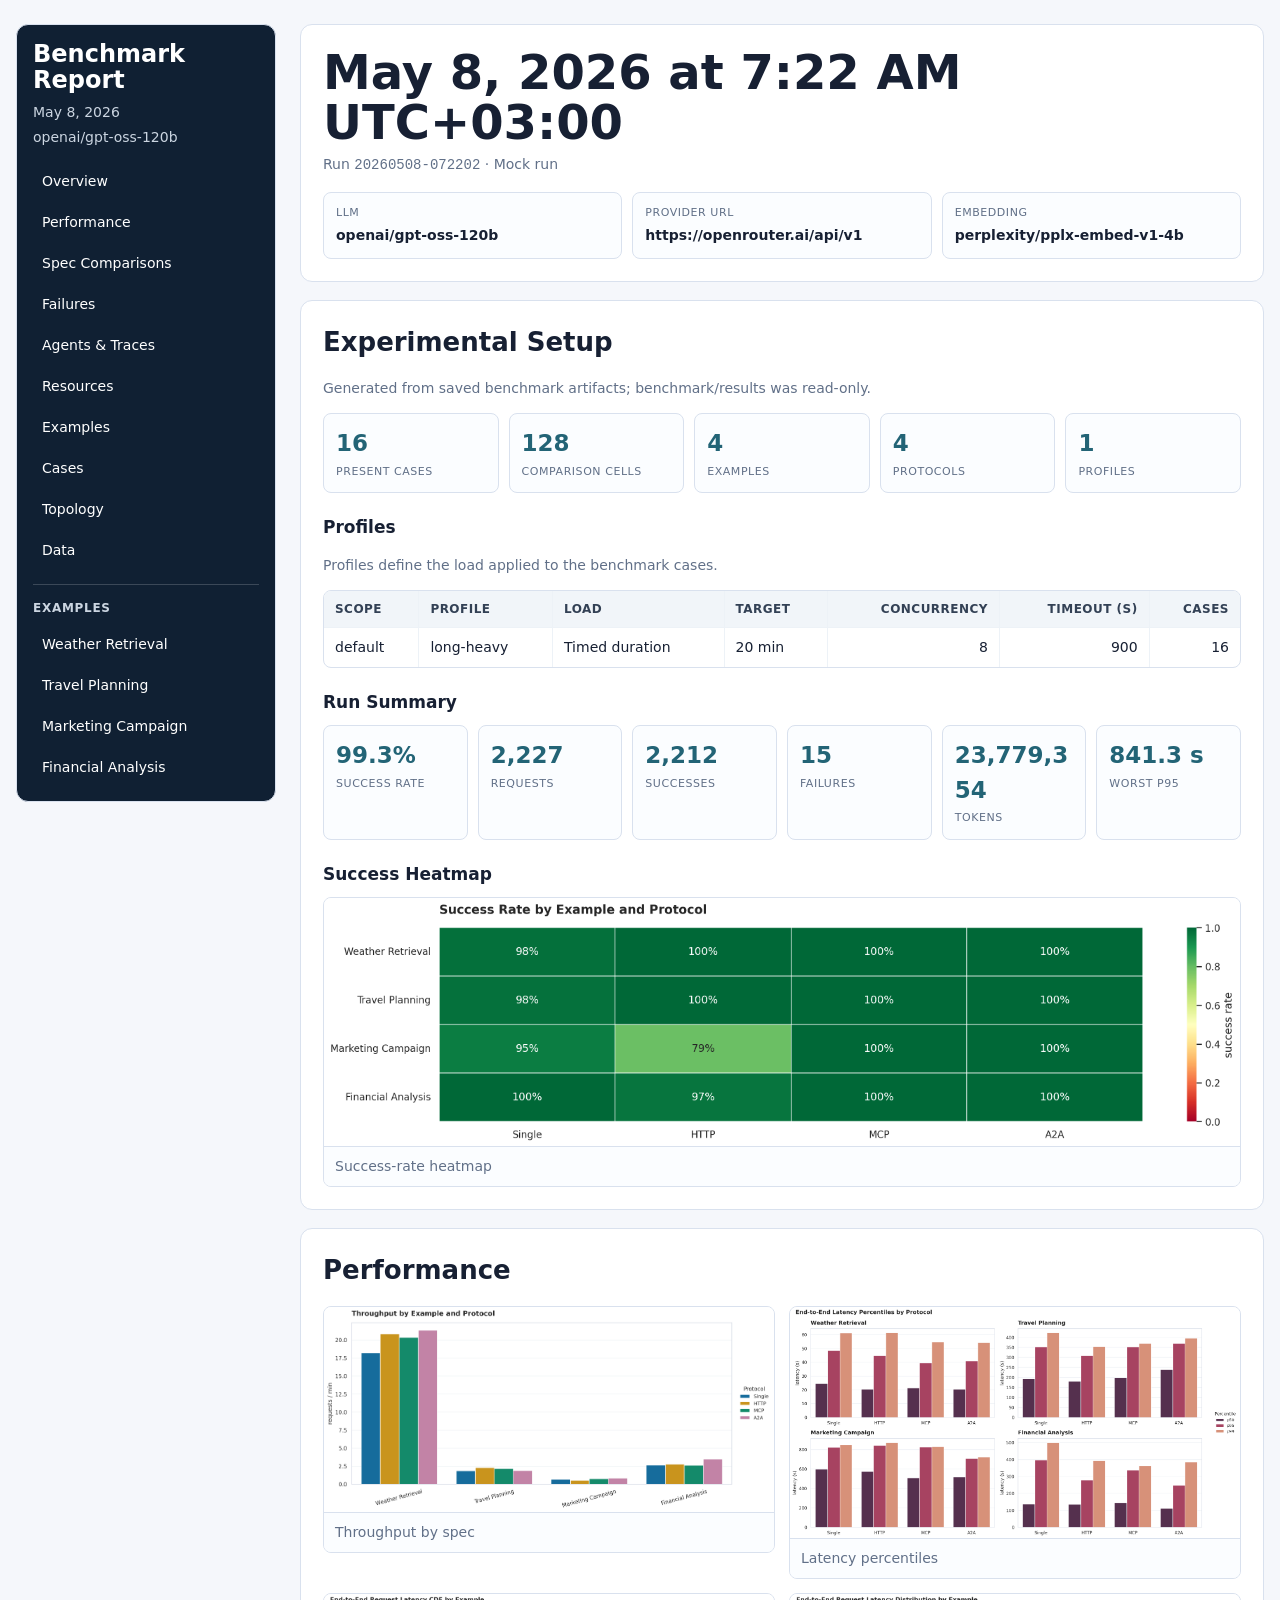
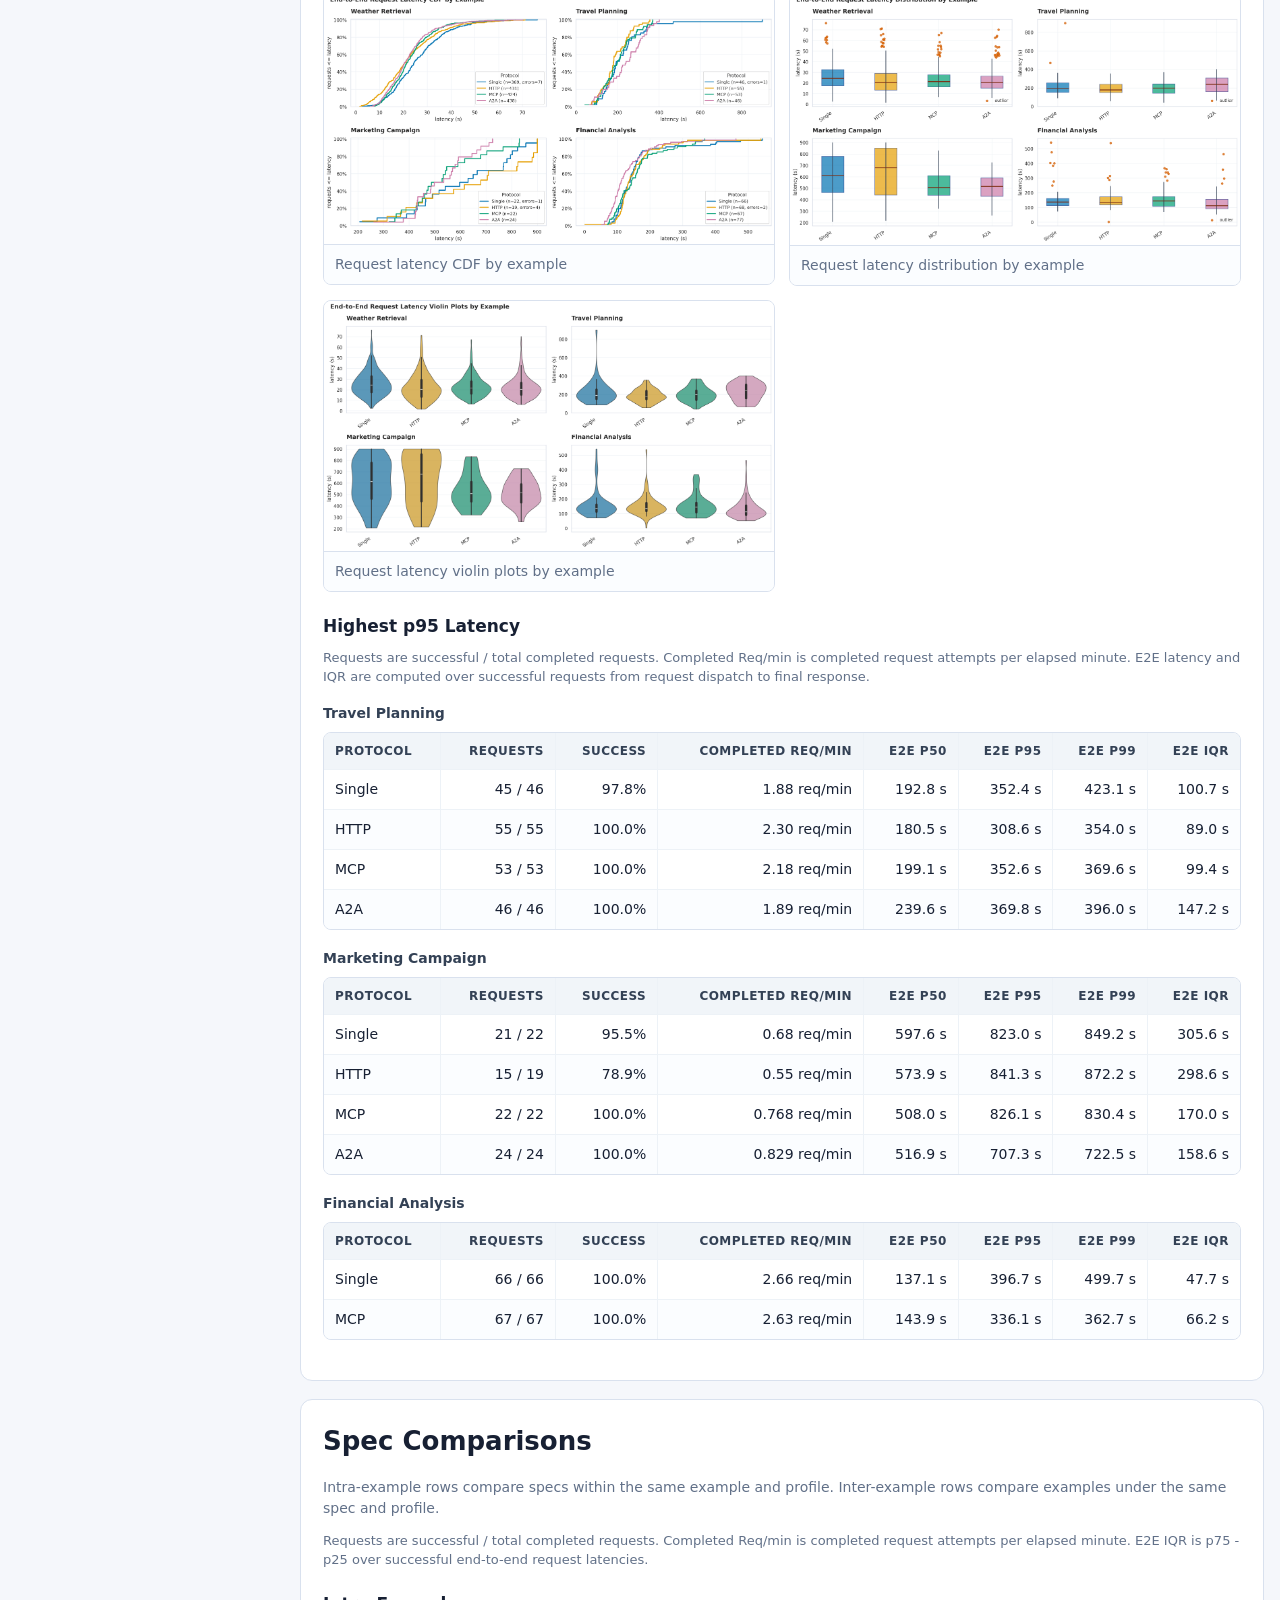
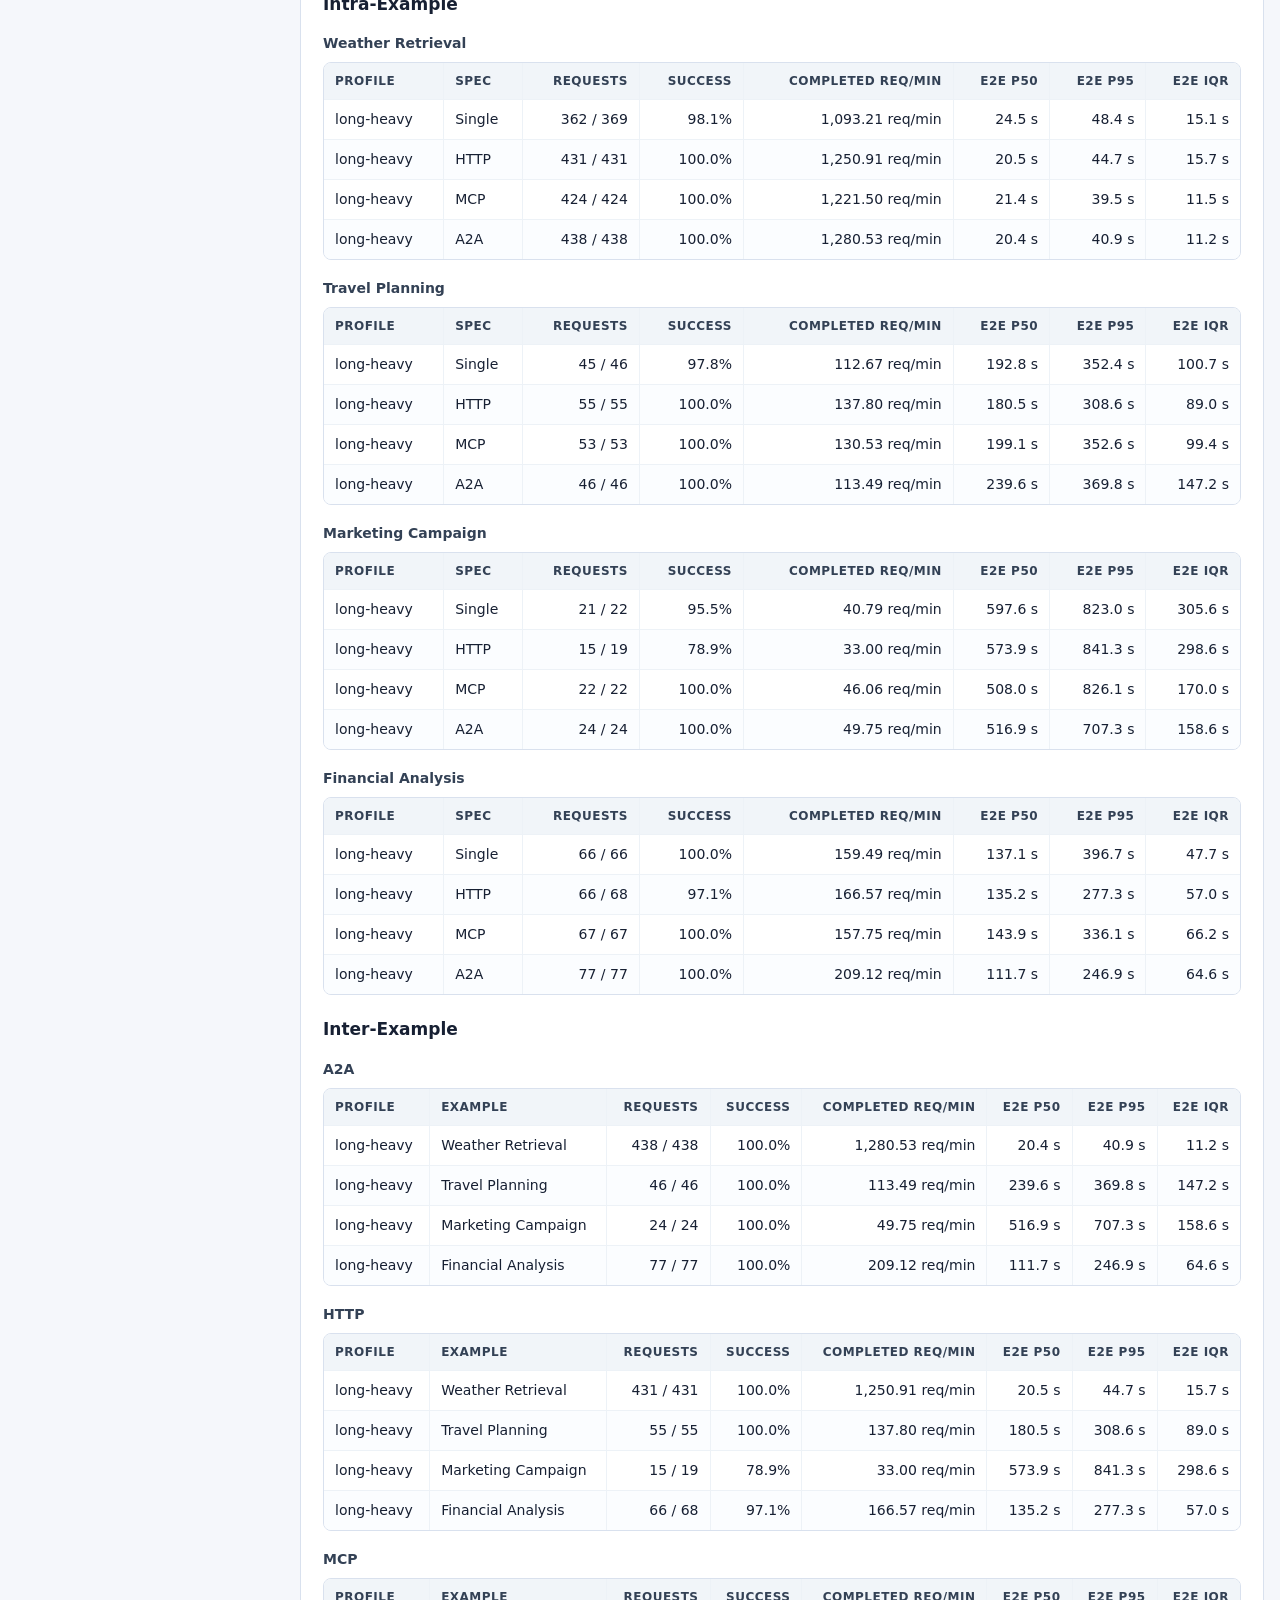
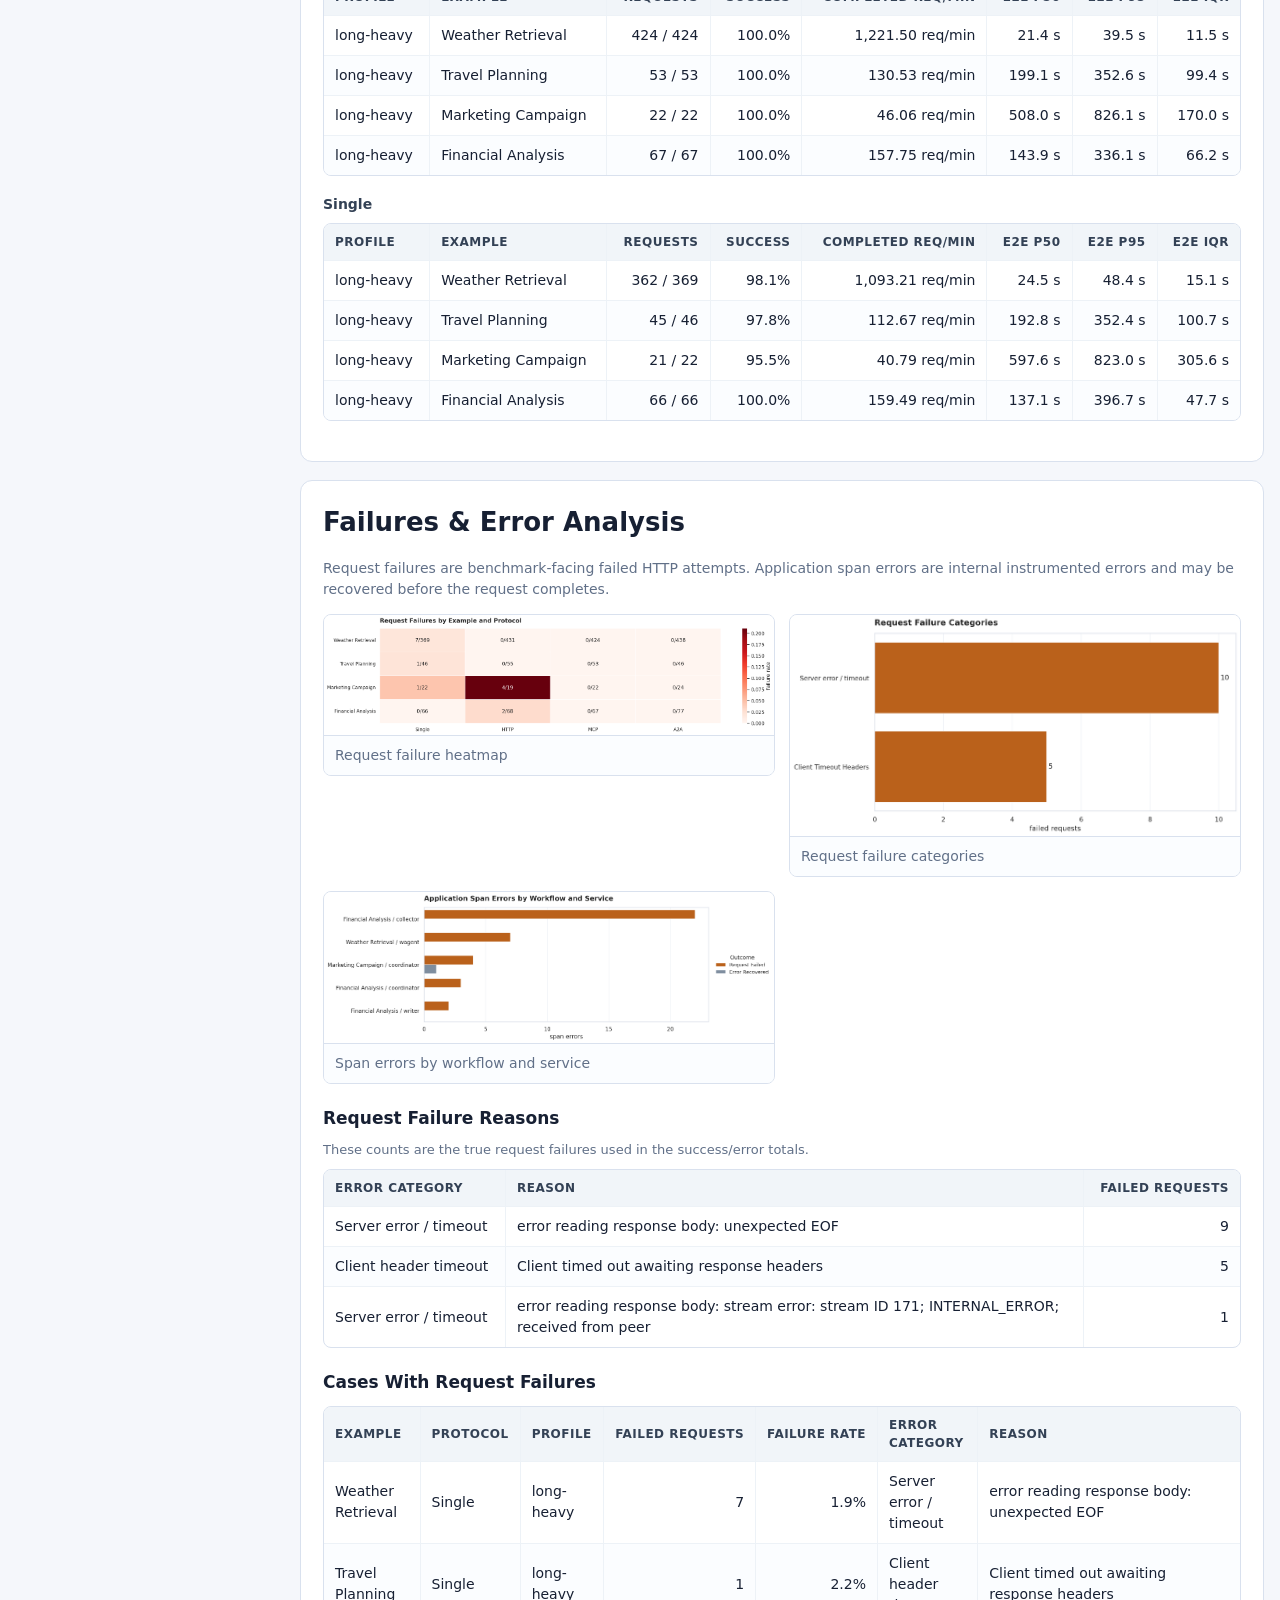
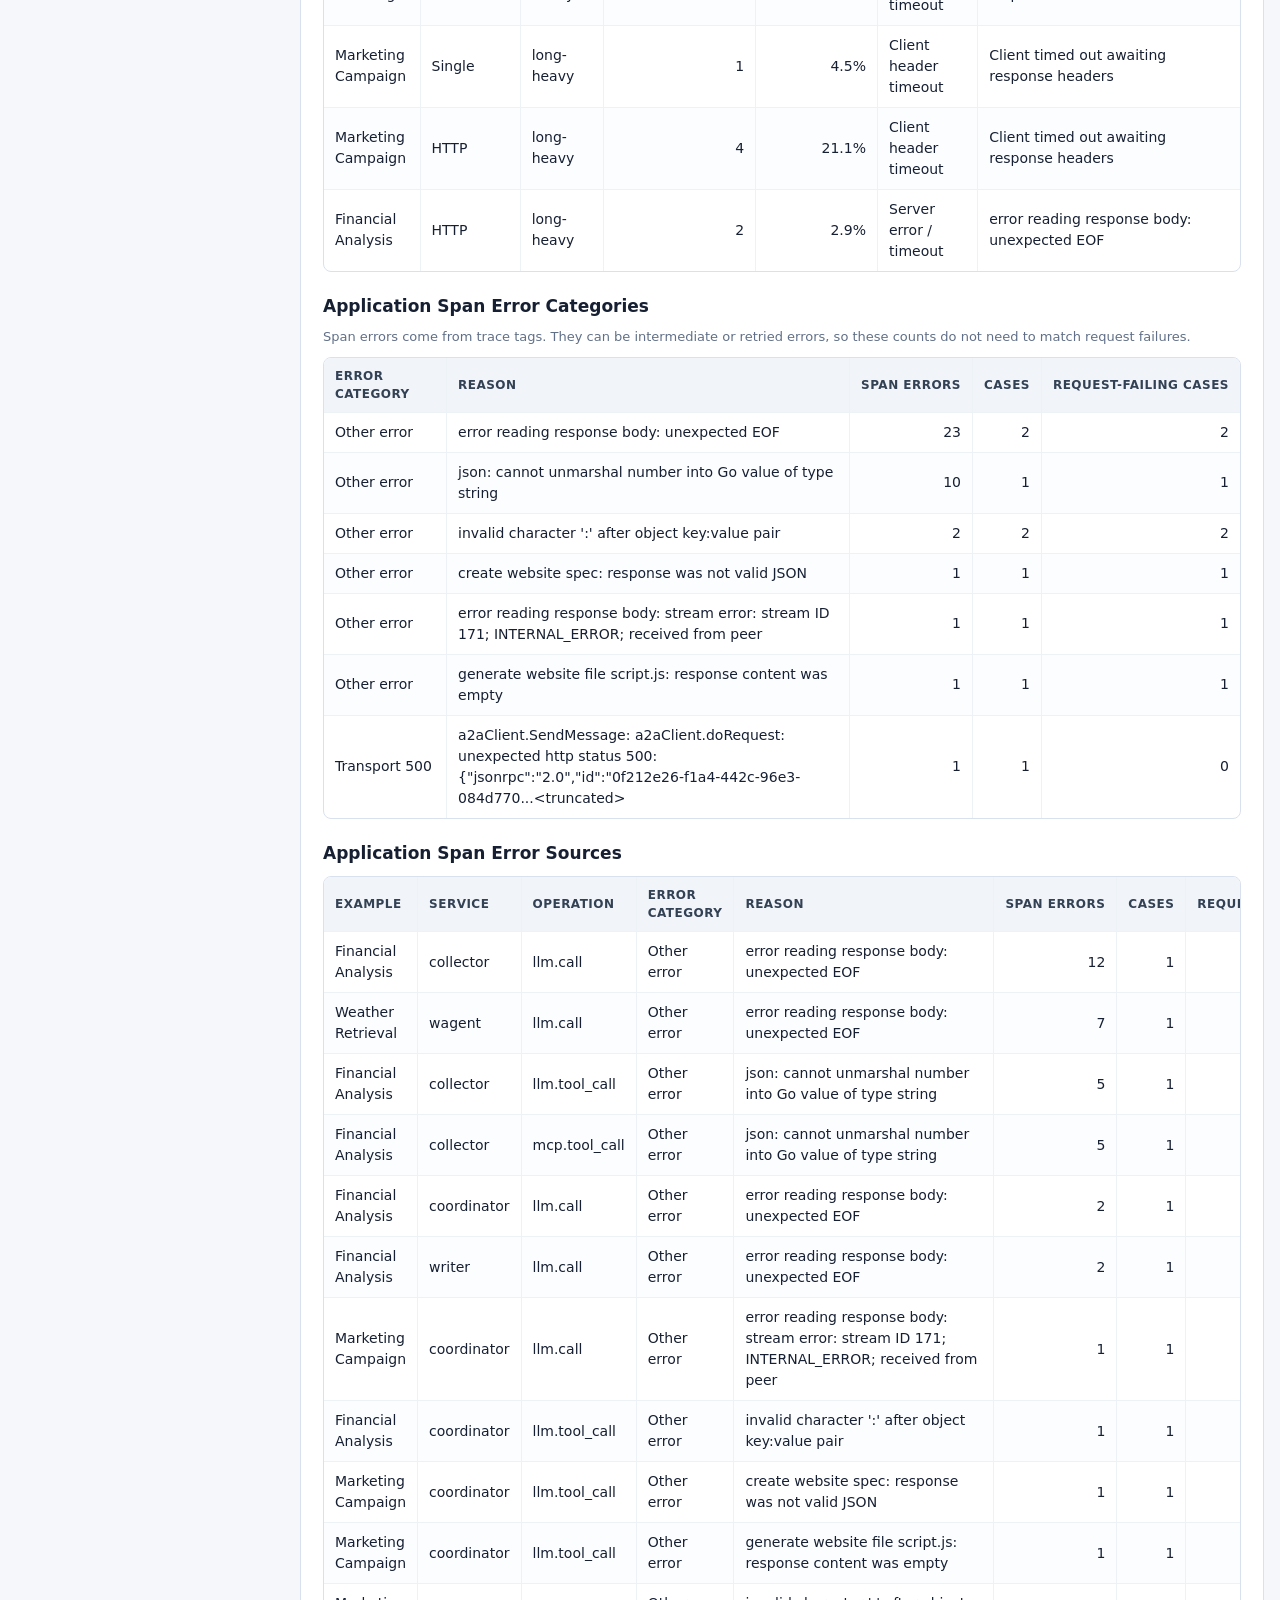
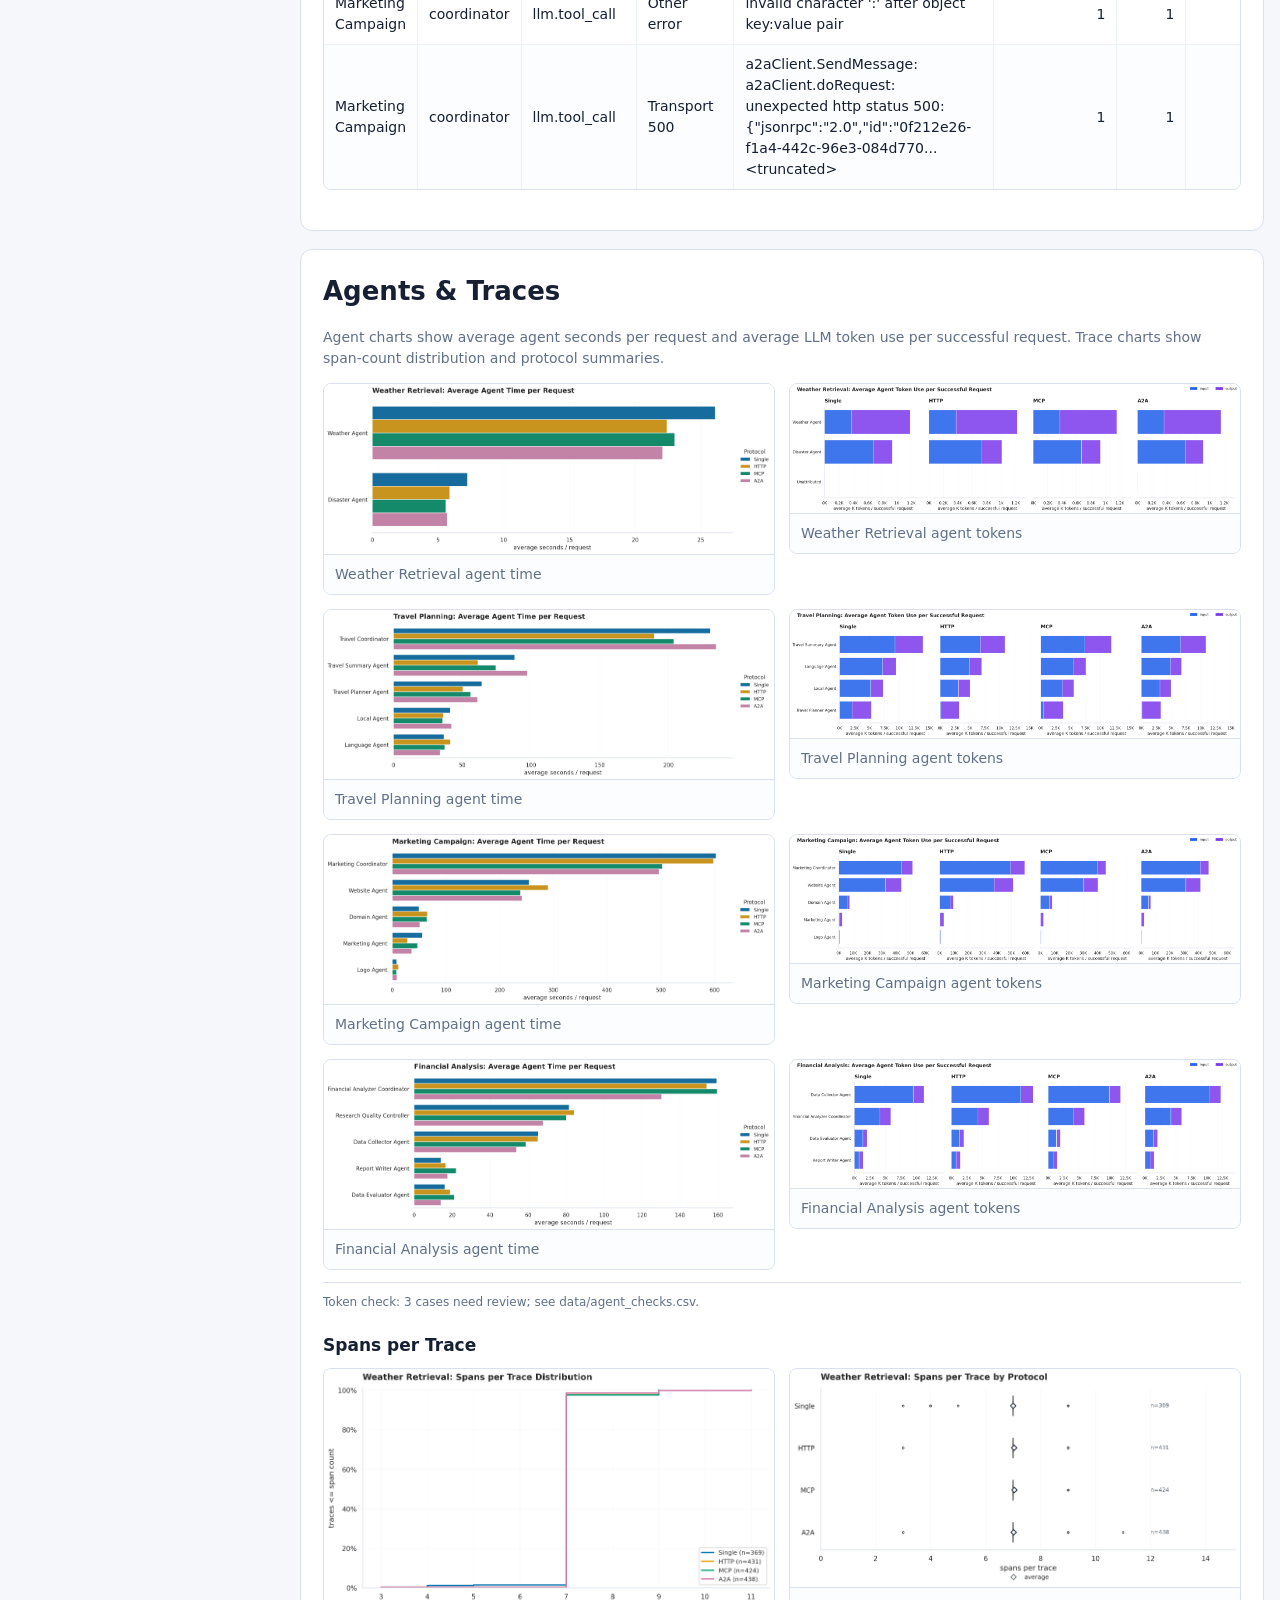
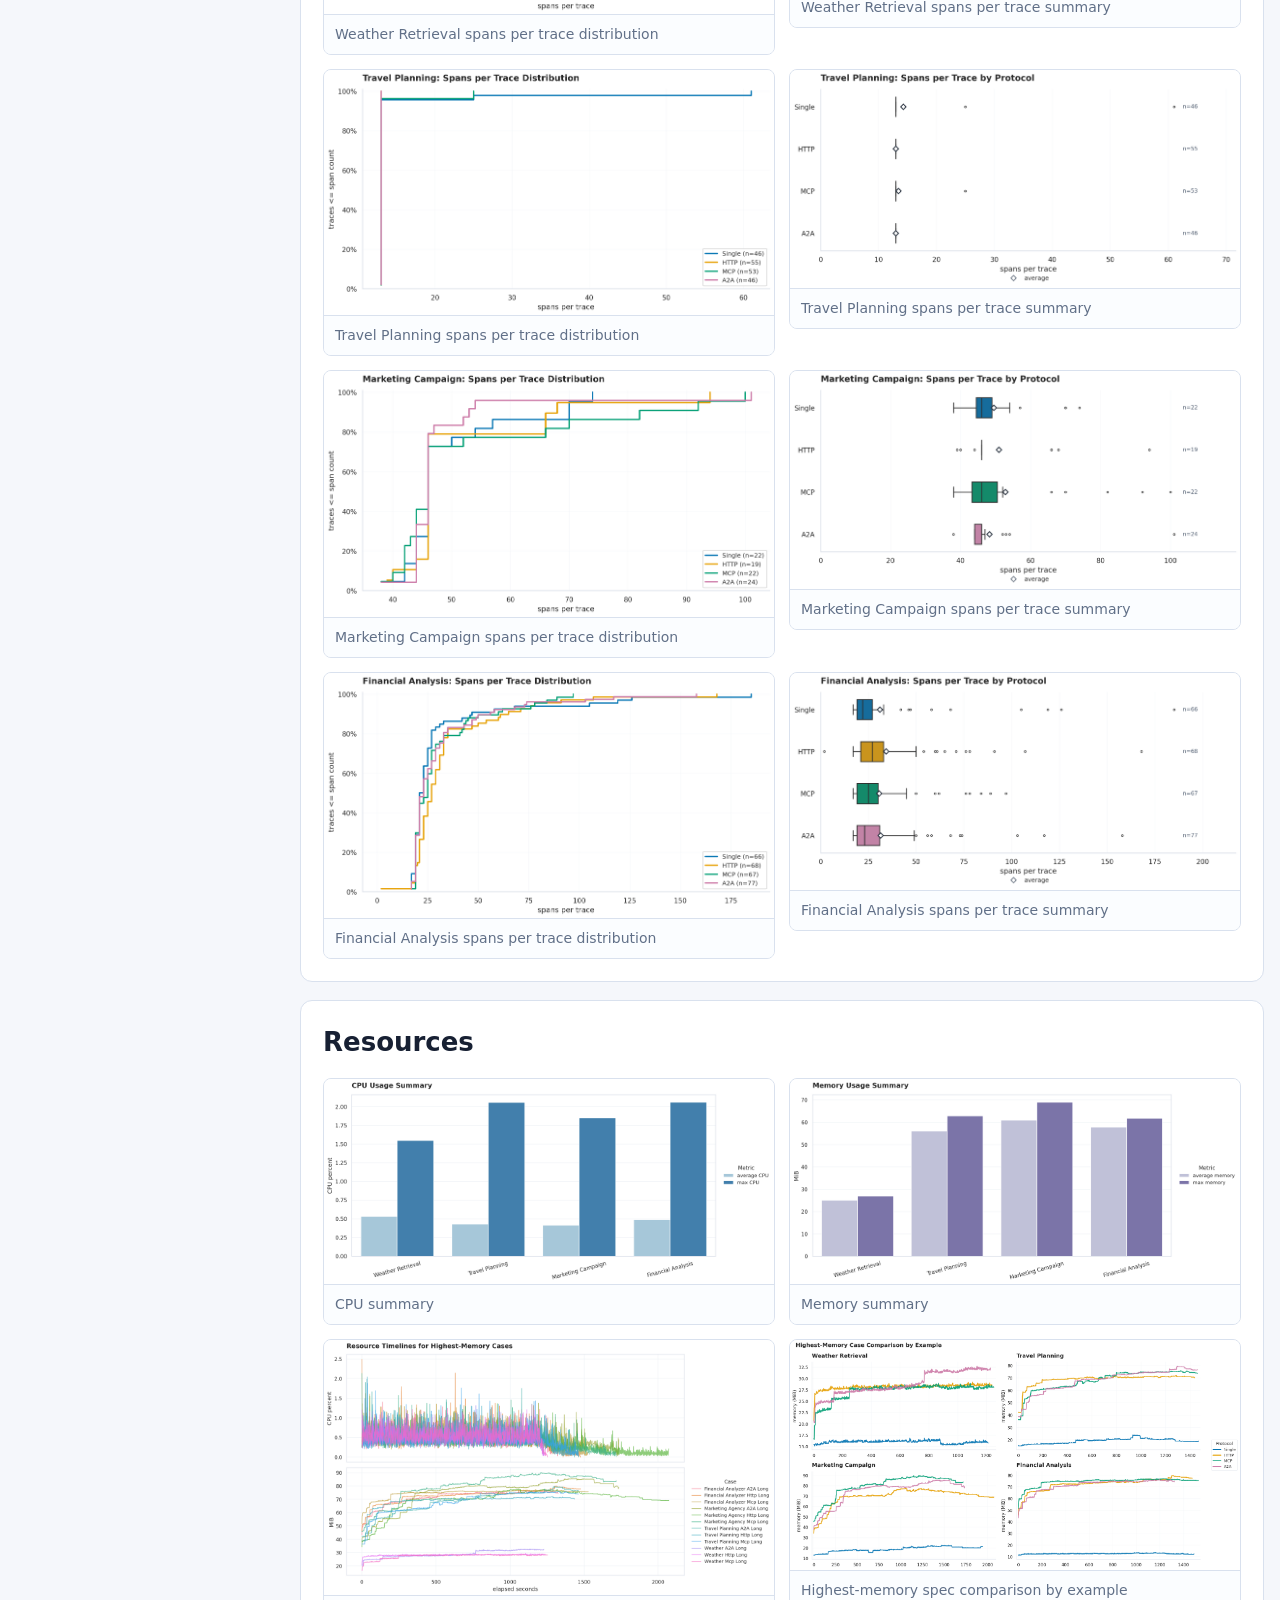
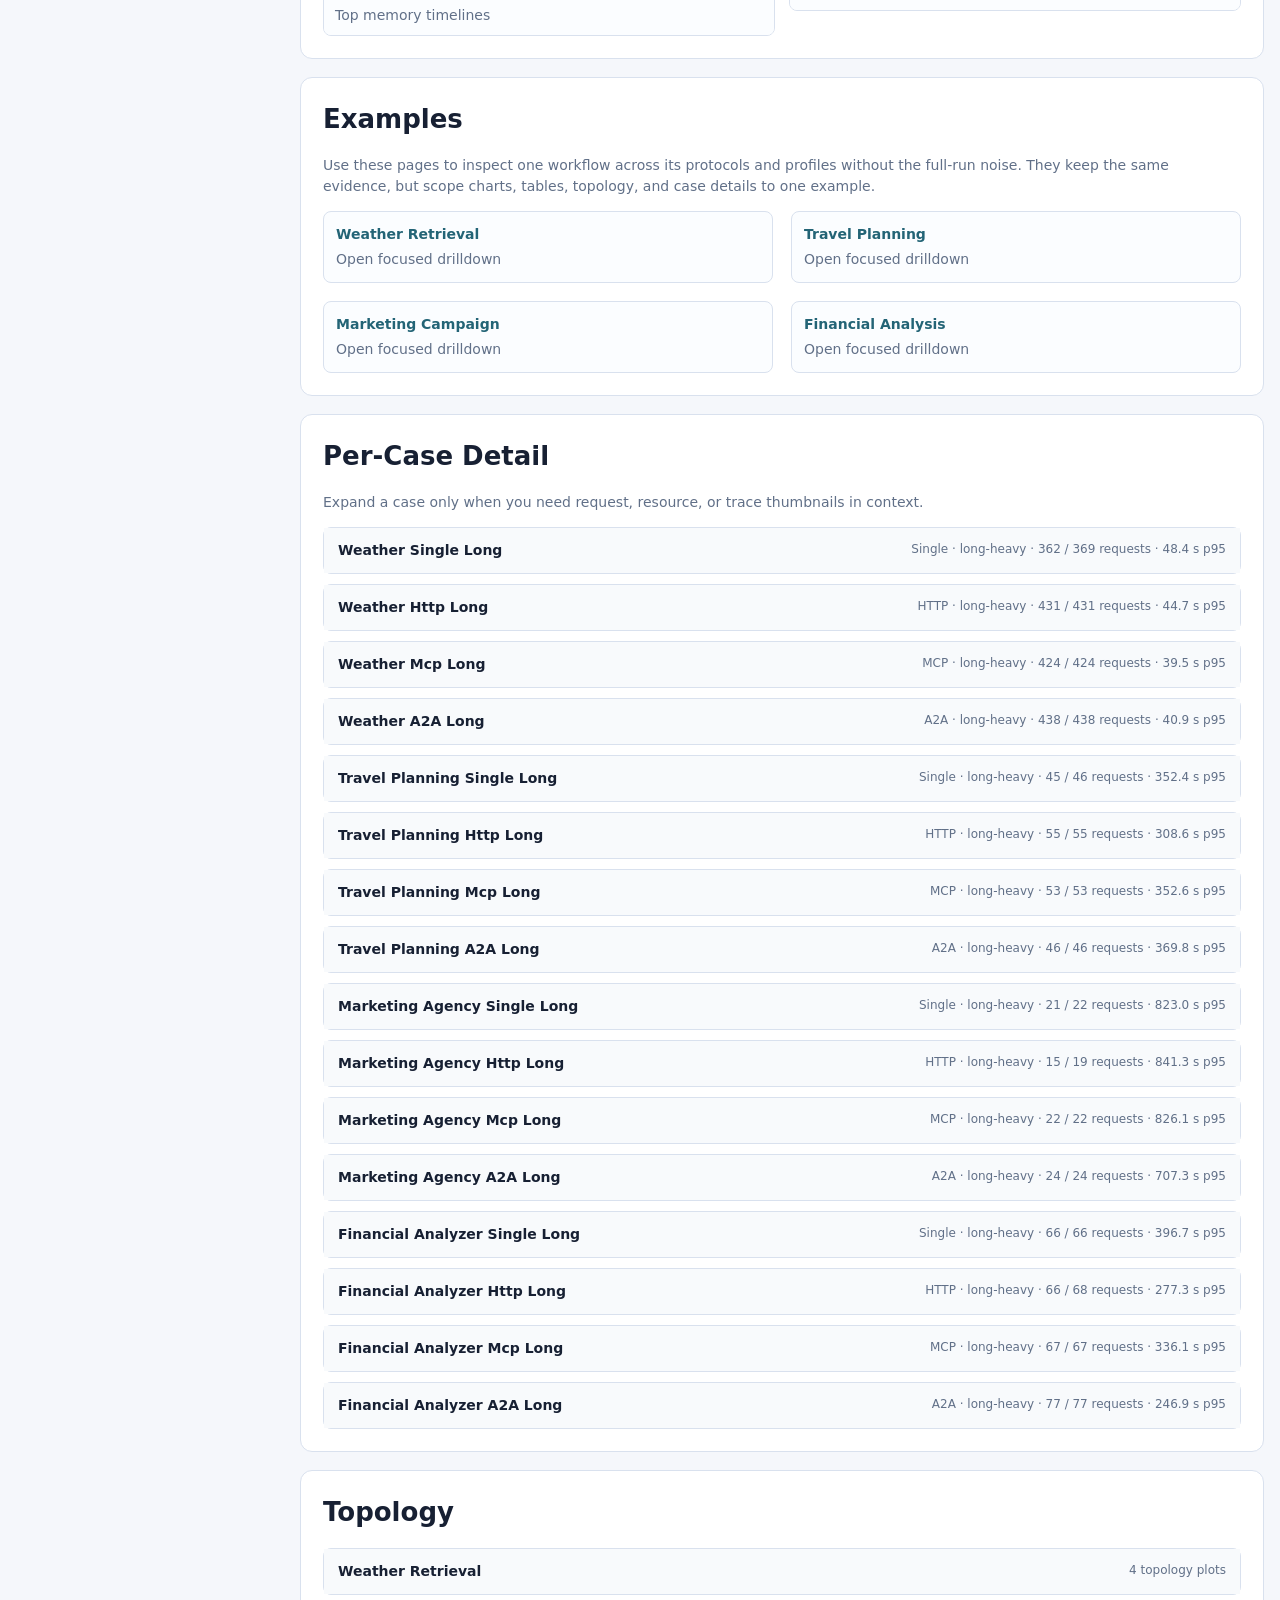
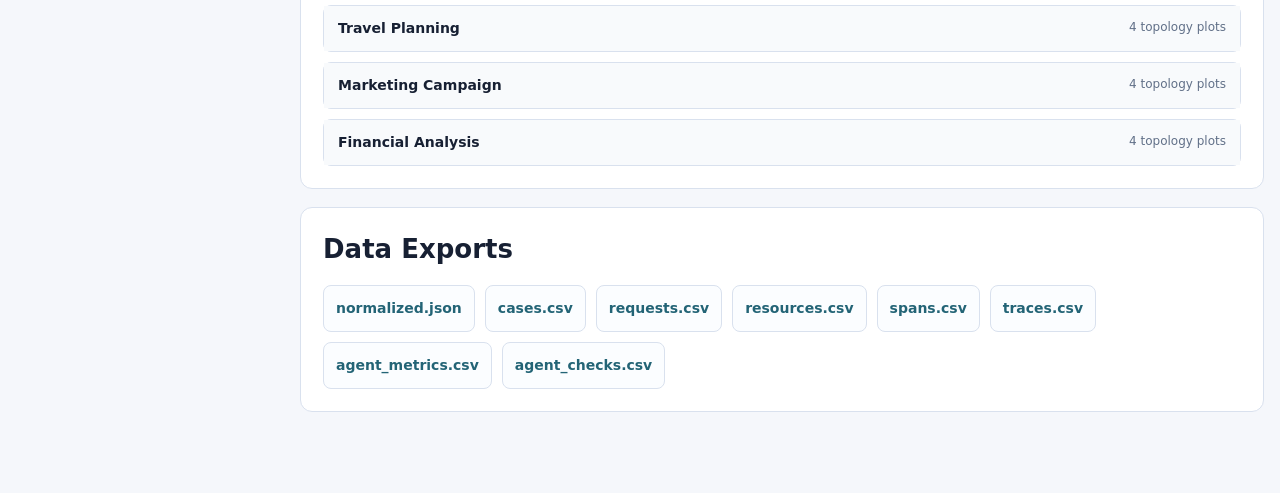
<file: benchmark/plots/out/20260508-072202/index.html>
<!doctype html>
<html lang="en">
<head>
  <meta charset="utf-8">
  <meta name="viewport" content="width=device-width, initial-scale=1">
  <title>Benchmark Plots 20260508-072202</title>
  <link rel="stylesheet" href="assets/report.css">
</head>
<body>
  <div class="report-shell">
    <aside class="sidebar">
      <h1>Benchmark Report</h1>
      <p>May 8, 2026</p>
      <p>openai/gpt-oss-120b</p>
      <nav class="side-nav" aria-label="Report sections">
        <a href="#overview">Overview</a>
        <a href="#performance">Performance</a>
        <a href="#spec-comparisons">Spec Comparisons</a>
        <a href="#failures">Failures</a>
        <a href="#agents-traces">Agents &amp; Traces</a>
        <a href="#resources">Resources</a>
        <a href="#examples">Examples</a>
        <a href="#cases">Cases</a>
        <a href="#topology">Topology</a>
        <a href="#data">Data</a>
      </nav>
      <div class="nav-group">
        <h2>Examples</h2>
        <a href="examples/weather/index.html">Weather Retrieval</a>
        <a href="examples/travel-planning/index.html">Travel Planning</a>
        <a href="examples/marketing-agency/index.html">Marketing Campaign</a>
        <a href="examples/financial-analyzer/index.html">Financial Analysis</a>
      </div>
    </aside>

    <main class="content">
      <header class="page-header">
        <h1>May 8, 2026 at 7:22 AM UTC+03:00</h1>
        <p>Run <code>20260508-072202</code> · Mock run</p>
        <div class="meta-grid">
          <div><label>LLM</label><span>openai/gpt-oss-120b</span></div>
          <div><label>Provider URL</label><code>https://openrouter.ai/api/v1</code></div>
          <div><label>Embedding</label><span>perplexity/pplx-embed-v1-4b</span></div>
        </div>
      </header>

      <section id="overview" class="section-card">
        <h2>Experimental Setup</h2>
        <p class="muted">Generated from saved benchmark artifacts; benchmark/results was read-only.</p>
        <div class="kpi-grid">
          <div><span>16</span><label>present cases</label></div>
          <div><span>128</span><label>comparison cells</label></div>
          <div><span>4</span><label>examples</label></div>
          <div><span>4</span><label>protocols</label></div>
          <div><span>1</span><label>profiles</label></div>
        </div>

        <h3>Profiles</h3>
        <p class="muted">Profiles define the load applied to the benchmark cases.</p>
          <div class="table-wrap">
    <table>
      <thead><tr><th class="scope">Scope</th><th class="name">Profile</th><th class="load_type">Load</th><th class="target">Target</th><th class="concurrency num">Concurrency</th><th class="timeout_seconds num">Timeout (s)</th><th class="cases num">Cases</th></tr></thead>
      <tbody>
        <tr>
          <td class="scope">default</td>
          <td class="name">long-heavy</td>
          <td class="load_type">Timed duration</td>
          <td class="target">20 min</td>
          <td class="concurrency num">8</td>
          <td class="timeout_seconds num">900</td>
          <td class="cases num">16</td>
        </tr>
      </tbody>
    </table>
  </div>


        <h3>Run Summary</h3>
        <div class="kpi-grid">
          <div><span>99.3%</span><label>success rate</label></div>
          <div><span>2,227</span><label>requests</label></div>
          <div><span>2,212</span><label>successes</label></div>
          <div><span>15</span><label>failures</label></div>
          <div><span>23,779,354</span><label>tokens</label></div>
          <div><span>841.3 s</span><label>worst p95</label></div>
        </div>

        <h3>Success Heatmap</h3>
          <div class="gallery">
    <figure>
      <a href="overview/success_rate_heatmap.png"><img src="overview/success_rate_heatmap.png" alt="Success-rate heatmap"></a>
      <figcaption>Success-rate heatmap</figcaption>
    </figure>
  </div>

      </section>

      <section id="performance" class="section-card">
        <h2>Performance</h2>
          <div class="gallery">
    <figure>
      <a href="performance/throughput_by_spec.png"><img src="performance/throughput_by_spec.png" alt="Throughput by spec"></a>
      <figcaption>Throughput by spec</figcaption>
    </figure>
    <figure>
      <a href="performance/latency_percentiles.png"><img src="performance/latency_percentiles.png" alt="Latency percentiles"></a>
      <figcaption>Latency percentiles</figcaption>
    </figure>
    <figure>
      <a href="performance/request_latency_cdf_by_example.png"><img src="performance/request_latency_cdf_by_example.png" alt="Request latency CDF by example"></a>
      <figcaption>Request latency CDF by example</figcaption>
    </figure>
    <figure>
      <a href="performance/request_latency_distribution_by_example.png"><img src="performance/request_latency_distribution_by_example.png" alt="Request latency distribution by example"></a>
      <figcaption>Request latency distribution by example</figcaption>
    </figure>
    <figure>
      <a href="performance/request_latency_violin_by_example.png"><img src="performance/request_latency_violin_by_example.png" alt="Request latency violin plots by example"></a>
      <figcaption>Request latency violin plots by example</figcaption>
    </figure>
  </div>

        <h3>Highest p95 Latency</h3>
        <p class="table-note muted">Requests are successful / total completed requests. Completed Req/min is completed request attempts per elapsed minute. E2E latency and IQR are computed over successful requests from request dispatch to final response.</p>
            <div class="table-group">
      <h4>Travel Planning</h4>
        <div class="table-wrap">
    <table>
      <thead><tr><th class="protocol">Protocol</th><th class="request_summary num">Requests</th><th class="success_rate num">Success</th><th class="throughput_rps num">Completed Req/min</th><th class="p50_ms num">E2E p50</th><th class="p95_ms num">E2E p95</th><th class="p99_ms num">E2E p99</th><th class="iqr_ms num">E2E IQR</th></tr></thead>
      <tbody>
        <tr>
          <td class="protocol">Single</td>
          <td class="request_summary num">45 / 46</td>
          <td class="success_rate num">97.8%</td>
          <td class="throughput_rps num">1.88 req/min</td>
          <td class="p50_ms num">192.8 s</td>
          <td class="p95_ms num">352.4 s</td>
          <td class="p99_ms num">423.1 s</td>
          <td class="iqr_ms num">100.7 s</td>
        </tr>
        <tr>
          <td class="protocol">HTTP</td>
          <td class="request_summary num">55 / 55</td>
          <td class="success_rate num">100.0%</td>
          <td class="throughput_rps num">2.30 req/min</td>
          <td class="p50_ms num">180.5 s</td>
          <td class="p95_ms num">308.6 s</td>
          <td class="p99_ms num">354.0 s</td>
          <td class="iqr_ms num">89.0 s</td>
        </tr>
        <tr>
          <td class="protocol">MCP</td>
          <td class="request_summary num">53 / 53</td>
          <td class="success_rate num">100.0%</td>
          <td class="throughput_rps num">2.18 req/min</td>
          <td class="p50_ms num">199.1 s</td>
          <td class="p95_ms num">352.6 s</td>
          <td class="p99_ms num">369.6 s</td>
          <td class="iqr_ms num">99.4 s</td>
        </tr>
        <tr>
          <td class="protocol">A2A</td>
          <td class="request_summary num">46 / 46</td>
          <td class="success_rate num">100.0%</td>
          <td class="throughput_rps num">1.89 req/min</td>
          <td class="p50_ms num">239.6 s</td>
          <td class="p95_ms num">369.8 s</td>
          <td class="p99_ms num">396.0 s</td>
          <td class="iqr_ms num">147.2 s</td>
        </tr>
      </tbody>
    </table>
  </div>

    </div>
    <div class="table-group">
      <h4>Marketing Campaign</h4>
        <div class="table-wrap">
    <table>
      <thead><tr><th class="protocol">Protocol</th><th class="request_summary num">Requests</th><th class="success_rate num">Success</th><th class="throughput_rps num">Completed Req/min</th><th class="p50_ms num">E2E p50</th><th class="p95_ms num">E2E p95</th><th class="p99_ms num">E2E p99</th><th class="iqr_ms num">E2E IQR</th></tr></thead>
      <tbody>
        <tr>
          <td class="protocol">Single</td>
          <td class="request_summary num">21 / 22</td>
          <td class="success_rate num">95.5%</td>
          <td class="throughput_rps num">0.68 req/min</td>
          <td class="p50_ms num">597.6 s</td>
          <td class="p95_ms num">823.0 s</td>
          <td class="p99_ms num">849.2 s</td>
          <td class="iqr_ms num">305.6 s</td>
        </tr>
        <tr>
          <td class="protocol">HTTP</td>
          <td class="request_summary num">15 / 19</td>
          <td class="success_rate num">78.9%</td>
          <td class="throughput_rps num">0.55 req/min</td>
          <td class="p50_ms num">573.9 s</td>
          <td class="p95_ms num">841.3 s</td>
          <td class="p99_ms num">872.2 s</td>
          <td class="iqr_ms num">298.6 s</td>
        </tr>
        <tr>
          <td class="protocol">MCP</td>
          <td class="request_summary num">22 / 22</td>
          <td class="success_rate num">100.0%</td>
          <td class="throughput_rps num">0.768 req/min</td>
          <td class="p50_ms num">508.0 s</td>
          <td class="p95_ms num">826.1 s</td>
          <td class="p99_ms num">830.4 s</td>
          <td class="iqr_ms num">170.0 s</td>
        </tr>
        <tr>
          <td class="protocol">A2A</td>
          <td class="request_summary num">24 / 24</td>
          <td class="success_rate num">100.0%</td>
          <td class="throughput_rps num">0.829 req/min</td>
          <td class="p50_ms num">516.9 s</td>
          <td class="p95_ms num">707.3 s</td>
          <td class="p99_ms num">722.5 s</td>
          <td class="iqr_ms num">158.6 s</td>
        </tr>
      </tbody>
    </table>
  </div>

    </div>
    <div class="table-group">
      <h4>Financial Analysis</h4>
        <div class="table-wrap">
    <table>
      <thead><tr><th class="protocol">Protocol</th><th class="request_summary num">Requests</th><th class="success_rate num">Success</th><th class="throughput_rps num">Completed Req/min</th><th class="p50_ms num">E2E p50</th><th class="p95_ms num">E2E p95</th><th class="p99_ms num">E2E p99</th><th class="iqr_ms num">E2E IQR</th></tr></thead>
      <tbody>
        <tr>
          <td class="protocol">Single</td>
          <td class="request_summary num">66 / 66</td>
          <td class="success_rate num">100.0%</td>
          <td class="throughput_rps num">2.66 req/min</td>
          <td class="p50_ms num">137.1 s</td>
          <td class="p95_ms num">396.7 s</td>
          <td class="p99_ms num">499.7 s</td>
          <td class="iqr_ms num">47.7 s</td>
        </tr>
        <tr>
          <td class="protocol">MCP</td>
          <td class="request_summary num">67 / 67</td>
          <td class="success_rate num">100.0%</td>
          <td class="throughput_rps num">2.63 req/min</td>
          <td class="p50_ms num">143.9 s</td>
          <td class="p95_ms num">336.1 s</td>
          <td class="p99_ms num">362.7 s</td>
          <td class="iqr_ms num">66.2 s</td>
        </tr>
      </tbody>
    </table>
  </div>

    </div>

      </section>

      <section id="spec-comparisons" class="section-card">
        <h2>Spec Comparisons</h2>
        <p class="muted">Intra-example rows compare specs within the same example and profile. Inter-example rows compare examples under the same spec and profile.</p>
        <p class="table-note muted">Requests are successful / total completed requests. Completed Req/min is completed request attempts per elapsed minute. E2E IQR is p75 - p25 over successful end-to-end request latencies.</p>
        <h3>Intra-Example</h3>
            <div class="table-group">
      <h4>Weather Retrieval</h4>
        <div class="table-wrap">
    <table>
      <thead><tr><th class="profile">Profile</th><th class="spec">Spec</th><th class="request_summary num">Requests</th><th class="success_rate num">Success</th><th class="throughput_rps num">Completed Req/min</th><th class="p50_ms num">E2E p50</th><th class="p95_ms num">E2E p95</th><th class="iqr_ms num">E2E IQR</th></tr></thead>
      <tbody>
        <tr>
          <td class="profile">long-heavy</td>
          <td class="spec">Single</td>
          <td class="request_summary num">362 / 369</td>
          <td class="success_rate num">98.1%</td>
          <td class="throughput_rps num">1,093.21 req/min</td>
          <td class="p50_ms num">24.5 s</td>
          <td class="p95_ms num">48.4 s</td>
          <td class="iqr_ms num">15.1 s</td>
        </tr>
        <tr>
          <td class="profile">long-heavy</td>
          <td class="spec">HTTP</td>
          <td class="request_summary num">431 / 431</td>
          <td class="success_rate num">100.0%</td>
          <td class="throughput_rps num">1,250.91 req/min</td>
          <td class="p50_ms num">20.5 s</td>
          <td class="p95_ms num">44.7 s</td>
          <td class="iqr_ms num">15.7 s</td>
        </tr>
        <tr>
          <td class="profile">long-heavy</td>
          <td class="spec">MCP</td>
          <td class="request_summary num">424 / 424</td>
          <td class="success_rate num">100.0%</td>
          <td class="throughput_rps num">1,221.50 req/min</td>
          <td class="p50_ms num">21.4 s</td>
          <td class="p95_ms num">39.5 s</td>
          <td class="iqr_ms num">11.5 s</td>
        </tr>
        <tr>
          <td class="profile">long-heavy</td>
          <td class="spec">A2A</td>
          <td class="request_summary num">438 / 438</td>
          <td class="success_rate num">100.0%</td>
          <td class="throughput_rps num">1,280.53 req/min</td>
          <td class="p50_ms num">20.4 s</td>
          <td class="p95_ms num">40.9 s</td>
          <td class="iqr_ms num">11.2 s</td>
        </tr>
      </tbody>
    </table>
  </div>

    </div>
    <div class="table-group">
      <h4>Travel Planning</h4>
        <div class="table-wrap">
    <table>
      <thead><tr><th class="profile">Profile</th><th class="spec">Spec</th><th class="request_summary num">Requests</th><th class="success_rate num">Success</th><th class="throughput_rps num">Completed Req/min</th><th class="p50_ms num">E2E p50</th><th class="p95_ms num">E2E p95</th><th class="iqr_ms num">E2E IQR</th></tr></thead>
      <tbody>
        <tr>
          <td class="profile">long-heavy</td>
          <td class="spec">Single</td>
          <td class="request_summary num">45 / 46</td>
          <td class="success_rate num">97.8%</td>
          <td class="throughput_rps num">112.67 req/min</td>
          <td class="p50_ms num">192.8 s</td>
          <td class="p95_ms num">352.4 s</td>
          <td class="iqr_ms num">100.7 s</td>
        </tr>
        <tr>
          <td class="profile">long-heavy</td>
          <td class="spec">HTTP</td>
          <td class="request_summary num">55 / 55</td>
          <td class="success_rate num">100.0%</td>
          <td class="throughput_rps num">137.80 req/min</td>
          <td class="p50_ms num">180.5 s</td>
          <td class="p95_ms num">308.6 s</td>
          <td class="iqr_ms num">89.0 s</td>
        </tr>
        <tr>
          <td class="profile">long-heavy</td>
          <td class="spec">MCP</td>
          <td class="request_summary num">53 / 53</td>
          <td class="success_rate num">100.0%</td>
          <td class="throughput_rps num">130.53 req/min</td>
          <td class="p50_ms num">199.1 s</td>
          <td class="p95_ms num">352.6 s</td>
          <td class="iqr_ms num">99.4 s</td>
        </tr>
        <tr>
          <td class="profile">long-heavy</td>
          <td class="spec">A2A</td>
          <td class="request_summary num">46 / 46</td>
          <td class="success_rate num">100.0%</td>
          <td class="throughput_rps num">113.49 req/min</td>
          <td class="p50_ms num">239.6 s</td>
          <td class="p95_ms num">369.8 s</td>
          <td class="iqr_ms num">147.2 s</td>
        </tr>
      </tbody>
    </table>
  </div>

    </div>
    <div class="table-group">
      <h4>Marketing Campaign</h4>
        <div class="table-wrap">
    <table>
      <thead><tr><th class="profile">Profile</th><th class="spec">Spec</th><th class="request_summary num">Requests</th><th class="success_rate num">Success</th><th class="throughput_rps num">Completed Req/min</th><th class="p50_ms num">E2E p50</th><th class="p95_ms num">E2E p95</th><th class="iqr_ms num">E2E IQR</th></tr></thead>
      <tbody>
        <tr>
          <td class="profile">long-heavy</td>
          <td class="spec">Single</td>
          <td class="request_summary num">21 / 22</td>
          <td class="success_rate num">95.5%</td>
          <td class="throughput_rps num">40.79 req/min</td>
          <td class="p50_ms num">597.6 s</td>
          <td class="p95_ms num">823.0 s</td>
          <td class="iqr_ms num">305.6 s</td>
        </tr>
        <tr>
          <td class="profile">long-heavy</td>
          <td class="spec">HTTP</td>
          <td class="request_summary num">15 / 19</td>
          <td class="success_rate num">78.9%</td>
          <td class="throughput_rps num">33.00 req/min</td>
          <td class="p50_ms num">573.9 s</td>
          <td class="p95_ms num">841.3 s</td>
          <td class="iqr_ms num">298.6 s</td>
        </tr>
        <tr>
          <td class="profile">long-heavy</td>
          <td class="spec">MCP</td>
          <td class="request_summary num">22 / 22</td>
          <td class="success_rate num">100.0%</td>
          <td class="throughput_rps num">46.06 req/min</td>
          <td class="p50_ms num">508.0 s</td>
          <td class="p95_ms num">826.1 s</td>
          <td class="iqr_ms num">170.0 s</td>
        </tr>
        <tr>
          <td class="profile">long-heavy</td>
          <td class="spec">A2A</td>
          <td class="request_summary num">24 / 24</td>
          <td class="success_rate num">100.0%</td>
          <td class="throughput_rps num">49.75 req/min</td>
          <td class="p50_ms num">516.9 s</td>
          <td class="p95_ms num">707.3 s</td>
          <td class="iqr_ms num">158.6 s</td>
        </tr>
      </tbody>
    </table>
  </div>

    </div>
    <div class="table-group">
      <h4>Financial Analysis</h4>
        <div class="table-wrap">
    <table>
      <thead><tr><th class="profile">Profile</th><th class="spec">Spec</th><th class="request_summary num">Requests</th><th class="success_rate num">Success</th><th class="throughput_rps num">Completed Req/min</th><th class="p50_ms num">E2E p50</th><th class="p95_ms num">E2E p95</th><th class="iqr_ms num">E2E IQR</th></tr></thead>
      <tbody>
        <tr>
          <td class="profile">long-heavy</td>
          <td class="spec">Single</td>
          <td class="request_summary num">66 / 66</td>
          <td class="success_rate num">100.0%</td>
          <td class="throughput_rps num">159.49 req/min</td>
          <td class="p50_ms num">137.1 s</td>
          <td class="p95_ms num">396.7 s</td>
          <td class="iqr_ms num">47.7 s</td>
        </tr>
        <tr>
          <td class="profile">long-heavy</td>
          <td class="spec">HTTP</td>
          <td class="request_summary num">66 / 68</td>
          <td class="success_rate num">97.1%</td>
          <td class="throughput_rps num">166.57 req/min</td>
          <td class="p50_ms num">135.2 s</td>
          <td class="p95_ms num">277.3 s</td>
          <td class="iqr_ms num">57.0 s</td>
        </tr>
        <tr>
          <td class="profile">long-heavy</td>
          <td class="spec">MCP</td>
          <td class="request_summary num">67 / 67</td>
          <td class="success_rate num">100.0%</td>
          <td class="throughput_rps num">157.75 req/min</td>
          <td class="p50_ms num">143.9 s</td>
          <td class="p95_ms num">336.1 s</td>
          <td class="iqr_ms num">66.2 s</td>
        </tr>
        <tr>
          <td class="profile">long-heavy</td>
          <td class="spec">A2A</td>
          <td class="request_summary num">77 / 77</td>
          <td class="success_rate num">100.0%</td>
          <td class="throughput_rps num">209.12 req/min</td>
          <td class="p50_ms num">111.7 s</td>
          <td class="p95_ms num">246.9 s</td>
          <td class="iqr_ms num">64.6 s</td>
        </tr>
      </tbody>
    </table>
  </div>

    </div>

        <h3>Inter-Example</h3>
            <div class="table-group">
      <h4>A2A</h4>
        <div class="table-wrap">
    <table>
      <thead><tr><th class="profile">Profile</th><th class="example">Example</th><th class="request_summary num">Requests</th><th class="success_rate num">Success</th><th class="throughput_rps num">Completed Req/min</th><th class="p50_ms num">E2E p50</th><th class="p95_ms num">E2E p95</th><th class="iqr_ms num">E2E IQR</th></tr></thead>
      <tbody>
        <tr>
          <td class="profile">long-heavy</td>
          <td class="example">Weather Retrieval</td>
          <td class="request_summary num">438 / 438</td>
          <td class="success_rate num">100.0%</td>
          <td class="throughput_rps num">1,280.53 req/min</td>
          <td class="p50_ms num">20.4 s</td>
          <td class="p95_ms num">40.9 s</td>
          <td class="iqr_ms num">11.2 s</td>
        </tr>
        <tr>
          <td class="profile">long-heavy</td>
          <td class="example">Travel Planning</td>
          <td class="request_summary num">46 / 46</td>
          <td class="success_rate num">100.0%</td>
          <td class="throughput_rps num">113.49 req/min</td>
          <td class="p50_ms num">239.6 s</td>
          <td class="p95_ms num">369.8 s</td>
          <td class="iqr_ms num">147.2 s</td>
        </tr>
        <tr>
          <td class="profile">long-heavy</td>
          <td class="example">Marketing Campaign</td>
          <td class="request_summary num">24 / 24</td>
          <td class="success_rate num">100.0%</td>
          <td class="throughput_rps num">49.75 req/min</td>
          <td class="p50_ms num">516.9 s</td>
          <td class="p95_ms num">707.3 s</td>
          <td class="iqr_ms num">158.6 s</td>
        </tr>
        <tr>
          <td class="profile">long-heavy</td>
          <td class="example">Financial Analysis</td>
          <td class="request_summary num">77 / 77</td>
          <td class="success_rate num">100.0%</td>
          <td class="throughput_rps num">209.12 req/min</td>
          <td class="p50_ms num">111.7 s</td>
          <td class="p95_ms num">246.9 s</td>
          <td class="iqr_ms num">64.6 s</td>
        </tr>
      </tbody>
    </table>
  </div>

    </div>
    <div class="table-group">
      <h4>HTTP</h4>
        <div class="table-wrap">
    <table>
      <thead><tr><th class="profile">Profile</th><th class="example">Example</th><th class="request_summary num">Requests</th><th class="success_rate num">Success</th><th class="throughput_rps num">Completed Req/min</th><th class="p50_ms num">E2E p50</th><th class="p95_ms num">E2E p95</th><th class="iqr_ms num">E2E IQR</th></tr></thead>
      <tbody>
        <tr>
          <td class="profile">long-heavy</td>
          <td class="example">Weather Retrieval</td>
          <td class="request_summary num">431 / 431</td>
          <td class="success_rate num">100.0%</td>
          <td class="throughput_rps num">1,250.91 req/min</td>
          <td class="p50_ms num">20.5 s</td>
          <td class="p95_ms num">44.7 s</td>
          <td class="iqr_ms num">15.7 s</td>
        </tr>
        <tr>
          <td class="profile">long-heavy</td>
          <td class="example">Travel Planning</td>
          <td class="request_summary num">55 / 55</td>
          <td class="success_rate num">100.0%</td>
          <td class="throughput_rps num">137.80 req/min</td>
          <td class="p50_ms num">180.5 s</td>
          <td class="p95_ms num">308.6 s</td>
          <td class="iqr_ms num">89.0 s</td>
        </tr>
        <tr>
          <td class="profile">long-heavy</td>
          <td class="example">Marketing Campaign</td>
          <td class="request_summary num">15 / 19</td>
          <td class="success_rate num">78.9%</td>
          <td class="throughput_rps num">33.00 req/min</td>
          <td class="p50_ms num">573.9 s</td>
          <td class="p95_ms num">841.3 s</td>
          <td class="iqr_ms num">298.6 s</td>
        </tr>
        <tr>
          <td class="profile">long-heavy</td>
          <td class="example">Financial Analysis</td>
          <td class="request_summary num">66 / 68</td>
          <td class="success_rate num">97.1%</td>
          <td class="throughput_rps num">166.57 req/min</td>
          <td class="p50_ms num">135.2 s</td>
          <td class="p95_ms num">277.3 s</td>
          <td class="iqr_ms num">57.0 s</td>
        </tr>
      </tbody>
    </table>
  </div>

    </div>
    <div class="table-group">
      <h4>MCP</h4>
        <div class="table-wrap">
    <table>
      <thead><tr><th class="profile">Profile</th><th class="example">Example</th><th class="request_summary num">Requests</th><th class="success_rate num">Success</th><th class="throughput_rps num">Completed Req/min</th><th class="p50_ms num">E2E p50</th><th class="p95_ms num">E2E p95</th><th class="iqr_ms num">E2E IQR</th></tr></thead>
      <tbody>
        <tr>
          <td class="profile">long-heavy</td>
          <td class="example">Weather Retrieval</td>
          <td class="request_summary num">424 / 424</td>
          <td class="success_rate num">100.0%</td>
          <td class="throughput_rps num">1,221.50 req/min</td>
          <td class="p50_ms num">21.4 s</td>
          <td class="p95_ms num">39.5 s</td>
          <td class="iqr_ms num">11.5 s</td>
        </tr>
        <tr>
          <td class="profile">long-heavy</td>
          <td class="example">Travel Planning</td>
          <td class="request_summary num">53 / 53</td>
          <td class="success_rate num">100.0%</td>
          <td class="throughput_rps num">130.53 req/min</td>
          <td class="p50_ms num">199.1 s</td>
          <td class="p95_ms num">352.6 s</td>
          <td class="iqr_ms num">99.4 s</td>
        </tr>
        <tr>
          <td class="profile">long-heavy</td>
          <td class="example">Marketing Campaign</td>
          <td class="request_summary num">22 / 22</td>
          <td class="success_rate num">100.0%</td>
          <td class="throughput_rps num">46.06 req/min</td>
          <td class="p50_ms num">508.0 s</td>
          <td class="p95_ms num">826.1 s</td>
          <td class="iqr_ms num">170.0 s</td>
        </tr>
        <tr>
          <td class="profile">long-heavy</td>
          <td class="example">Financial Analysis</td>
          <td class="request_summary num">67 / 67</td>
          <td class="success_rate num">100.0%</td>
          <td class="throughput_rps num">157.75 req/min</td>
          <td class="p50_ms num">143.9 s</td>
          <td class="p95_ms num">336.1 s</td>
          <td class="iqr_ms num">66.2 s</td>
        </tr>
      </tbody>
    </table>
  </div>

    </div>
    <div class="table-group">
      <h4>Single</h4>
        <div class="table-wrap">
    <table>
      <thead><tr><th class="profile">Profile</th><th class="example">Example</th><th class="request_summary num">Requests</th><th class="success_rate num">Success</th><th class="throughput_rps num">Completed Req/min</th><th class="p50_ms num">E2E p50</th><th class="p95_ms num">E2E p95</th><th class="iqr_ms num">E2E IQR</th></tr></thead>
      <tbody>
        <tr>
          <td class="profile">long-heavy</td>
          <td class="example">Weather Retrieval</td>
          <td class="request_summary num">362 / 369</td>
          <td class="success_rate num">98.1%</td>
          <td class="throughput_rps num">1,093.21 req/min</td>
          <td class="p50_ms num">24.5 s</td>
          <td class="p95_ms num">48.4 s</td>
          <td class="iqr_ms num">15.1 s</td>
        </tr>
        <tr>
          <td class="profile">long-heavy</td>
          <td class="example">Travel Planning</td>
          <td class="request_summary num">45 / 46</td>
          <td class="success_rate num">97.8%</td>
          <td class="throughput_rps num">112.67 req/min</td>
          <td class="p50_ms num">192.8 s</td>
          <td class="p95_ms num">352.4 s</td>
          <td class="iqr_ms num">100.7 s</td>
        </tr>
        <tr>
          <td class="profile">long-heavy</td>
          <td class="example">Marketing Campaign</td>
          <td class="request_summary num">21 / 22</td>
          <td class="success_rate num">95.5%</td>
          <td class="throughput_rps num">40.79 req/min</td>
          <td class="p50_ms num">597.6 s</td>
          <td class="p95_ms num">823.0 s</td>
          <td class="iqr_ms num">305.6 s</td>
        </tr>
        <tr>
          <td class="profile">long-heavy</td>
          <td class="example">Financial Analysis</td>
          <td class="request_summary num">66 / 66</td>
          <td class="success_rate num">100.0%</td>
          <td class="throughput_rps num">159.49 req/min</td>
          <td class="p50_ms num">137.1 s</td>
          <td class="p95_ms num">396.7 s</td>
          <td class="iqr_ms num">47.7 s</td>
        </tr>
      </tbody>
    </table>
  </div>

    </div>

      </section>

      <section id="failures" class="section-card">
        <h2>Failures &amp; Error Analysis</h2>
        <p class="muted">Request failures are benchmark-facing failed HTTP attempts. Application span errors are internal instrumented errors and may be recovered before the request completes.</p>
          <div class="gallery">
    <figure>
      <a href="reliability/failure_rate_heatmap.png"><img src="reliability/failure_rate_heatmap.png" alt="Request failure heatmap"></a>
      <figcaption>Request failure heatmap</figcaption>
    </figure>
    <figure>
      <a href="reliability/request_failure_categories.png"><img src="reliability/request_failure_categories.png" alt="Request failure categories"></a>
      <figcaption>Request failure categories</figcaption>
    </figure>
    <figure>
      <a href="reliability/span_errors_by_workflow_service.png"><img src="reliability/span_errors_by_workflow_service.png" alt="Span errors by workflow and service"></a>
      <figcaption>Span errors by workflow and service</figcaption>
    </figure>
  </div>

        <h3>Request Failure Reasons</h3>
        <p class="table-note muted">These counts are the true request failures used in the success/error totals.</p>
          <div class="table-wrap">
    <table>
      <thead><tr><th class="category">Error category</th><th class="reason">Reason</th><th class="failed_requests num">Failed requests</th></tr></thead>
      <tbody>
        <tr>
          <td class="category">Server error / timeout</td>
          <td class="reason">error reading response body: unexpected EOF</td>
          <td class="failed_requests num">9</td>
        </tr>
        <tr>
          <td class="category">Client header timeout</td>
          <td class="reason">Client timed out awaiting response headers</td>
          <td class="failed_requests num">5</td>
        </tr>
        <tr>
          <td class="category">Server error / timeout</td>
          <td class="reason">error reading response body: stream error: stream ID 171; INTERNAL_ERROR; received from peer</td>
          <td class="failed_requests num">1</td>
        </tr>
      </tbody>
    </table>
  </div>

        <h3>Cases With Request Failures</h3>
          <div class="table-wrap">
    <table>
      <thead><tr><th class="example">Example</th><th class="protocol">Protocol</th><th class="profile">Profile</th><th class="failed_requests num">Failed requests</th><th class="failure_rate num">Failure rate</th><th class="category">Error category</th><th class="reason">Reason</th></tr></thead>
      <tbody>
        <tr>
          <td class="example">Weather Retrieval</td>
          <td class="protocol">Single</td>
          <td class="profile">long-heavy</td>
          <td class="failed_requests num">7</td>
          <td class="failure_rate num">1.9%</td>
          <td class="category">Server error / timeout</td>
          <td class="reason">error reading response body: unexpected EOF</td>
        </tr>
        <tr>
          <td class="example">Travel Planning</td>
          <td class="protocol">Single</td>
          <td class="profile">long-heavy</td>
          <td class="failed_requests num">1</td>
          <td class="failure_rate num">2.2%</td>
          <td class="category">Client header timeout</td>
          <td class="reason">Client timed out awaiting response headers</td>
        </tr>
        <tr>
          <td class="example">Marketing Campaign</td>
          <td class="protocol">Single</td>
          <td class="profile">long-heavy</td>
          <td class="failed_requests num">1</td>
          <td class="failure_rate num">4.5%</td>
          <td class="category">Client header timeout</td>
          <td class="reason">Client timed out awaiting response headers</td>
        </tr>
        <tr>
          <td class="example">Marketing Campaign</td>
          <td class="protocol">HTTP</td>
          <td class="profile">long-heavy</td>
          <td class="failed_requests num">4</td>
          <td class="failure_rate num">21.1%</td>
          <td class="category">Client header timeout</td>
          <td class="reason">Client timed out awaiting response headers</td>
        </tr>
        <tr>
          <td class="example">Financial Analysis</td>
          <td class="protocol">HTTP</td>
          <td class="profile">long-heavy</td>
          <td class="failed_requests num">2</td>
          <td class="failure_rate num">2.9%</td>
          <td class="category">Server error / timeout</td>
          <td class="reason">error reading response body: unexpected EOF</td>
        </tr>
      </tbody>
    </table>
  </div>

        <h3>Application Span Error Categories</h3>
        <p class="table-note muted">Span errors come from trace tags. They can be intermediate or retried errors, so these counts do not need to match request failures.</p>
          <div class="table-wrap">
    <table>
      <thead><tr><th class="category">Error category</th><th class="reason">Reason</th><th class="span_errors num">Span errors</th><th class="cases num">Cases</th><th class="request_failing_cases num">Request-failing cases</th></tr></thead>
      <tbody>
        <tr>
          <td class="category">Other error</td>
          <td class="reason">error reading response body: unexpected EOF</td>
          <td class="span_errors num">23</td>
          <td class="cases num">2</td>
          <td class="request_failing_cases num">2</td>
        </tr>
        <tr>
          <td class="category">Other error</td>
          <td class="reason">json: cannot unmarshal number into Go value of type string</td>
          <td class="span_errors num">10</td>
          <td class="cases num">1</td>
          <td class="request_failing_cases num">1</td>
        </tr>
        <tr>
          <td class="category">Other error</td>
          <td class="reason">invalid character &#39;:&#39; after object key:value pair</td>
          <td class="span_errors num">2</td>
          <td class="cases num">2</td>
          <td class="request_failing_cases num">2</td>
        </tr>
        <tr>
          <td class="category">Other error</td>
          <td class="reason">create website spec: response was not valid JSON</td>
          <td class="span_errors num">1</td>
          <td class="cases num">1</td>
          <td class="request_failing_cases num">1</td>
        </tr>
        <tr>
          <td class="category">Other error</td>
          <td class="reason">error reading response body: stream error: stream ID 171; INTERNAL_ERROR; received from peer</td>
          <td class="span_errors num">1</td>
          <td class="cases num">1</td>
          <td class="request_failing_cases num">1</td>
        </tr>
        <tr>
          <td class="category">Other error</td>
          <td class="reason">generate website file script.js: response content was empty</td>
          <td class="span_errors num">1</td>
          <td class="cases num">1</td>
          <td class="request_failing_cases num">1</td>
        </tr>
        <tr>
          <td class="category">Transport 500</td>
          <td class="reason">a2aClient.SendMessage: a2aClient.doRequest: unexpected http status 500: {&#34;jsonrpc&#34;:&#34;2.0&#34;,&#34;id&#34;:&#34;0f212e26-f1a4-442c-96e3-084d770...&lt;truncated&gt;</td>
          <td class="span_errors num">1</td>
          <td class="cases num">1</td>
          <td class="request_failing_cases num">0</td>
        </tr>
      </tbody>
    </table>
  </div>

        <h3>Application Span Error Sources</h3>
          <div class="table-wrap">
    <table>
      <thead><tr><th class="example">Example</th><th class="service_short">Service</th><th class="operation">Operation</th><th class="category">Error category</th><th class="reason">Reason</th><th class="span_errors num">Span errors</th><th class="cases num">Cases</th><th class="request_failing_cases num">Request-failing cases</th><th class="outcome">Outcome</th></tr></thead>
      <tbody>
        <tr>
          <td class="example">Financial Analysis</td>
          <td class="service_short">collector</td>
          <td class="operation">llm.call</td>
          <td class="category">Other error</td>
          <td class="reason">error reading response body: unexpected EOF</td>
          <td class="span_errors num">12</td>
          <td class="cases num">1</td>
          <td class="request_failing_cases num">1</td>
          <td class="outcome">Request Failed</td>
        </tr>
        <tr>
          <td class="example">Weather Retrieval</td>
          <td class="service_short">wagent</td>
          <td class="operation">llm.call</td>
          <td class="category">Other error</td>
          <td class="reason">error reading response body: unexpected EOF</td>
          <td class="span_errors num">7</td>
          <td class="cases num">1</td>
          <td class="request_failing_cases num">1</td>
          <td class="outcome">Request Failed</td>
        </tr>
        <tr>
          <td class="example">Financial Analysis</td>
          <td class="service_short">collector</td>
          <td class="operation">llm.tool_call</td>
          <td class="category">Other error</td>
          <td class="reason">json: cannot unmarshal number into Go value of type string</td>
          <td class="span_errors num">5</td>
          <td class="cases num">1</td>
          <td class="request_failing_cases num">1</td>
          <td class="outcome">Request Failed</td>
        </tr>
        <tr>
          <td class="example">Financial Analysis</td>
          <td class="service_short">collector</td>
          <td class="operation">mcp.tool_call</td>
          <td class="category">Other error</td>
          <td class="reason">json: cannot unmarshal number into Go value of type string</td>
          <td class="span_errors num">5</td>
          <td class="cases num">1</td>
          <td class="request_failing_cases num">1</td>
          <td class="outcome">Request Failed</td>
        </tr>
        <tr>
          <td class="example">Financial Analysis</td>
          <td class="service_short">coordinator</td>
          <td class="operation">llm.call</td>
          <td class="category">Other error</td>
          <td class="reason">error reading response body: unexpected EOF</td>
          <td class="span_errors num">2</td>
          <td class="cases num">1</td>
          <td class="request_failing_cases num">1</td>
          <td class="outcome">Request Failed</td>
        </tr>
        <tr>
          <td class="example">Financial Analysis</td>
          <td class="service_short">writer</td>
          <td class="operation">llm.call</td>
          <td class="category">Other error</td>
          <td class="reason">error reading response body: unexpected EOF</td>
          <td class="span_errors num">2</td>
          <td class="cases num">1</td>
          <td class="request_failing_cases num">1</td>
          <td class="outcome">Request Failed</td>
        </tr>
        <tr>
          <td class="example">Marketing Campaign</td>
          <td class="service_short">coordinator</td>
          <td class="operation">llm.call</td>
          <td class="category">Other error</td>
          <td class="reason">error reading response body: stream error: stream ID 171; INTERNAL_ERROR; received from peer</td>
          <td class="span_errors num">1</td>
          <td class="cases num">1</td>
          <td class="request_failing_cases num">1</td>
          <td class="outcome">Request Failed</td>
        </tr>
        <tr>
          <td class="example">Financial Analysis</td>
          <td class="service_short">coordinator</td>
          <td class="operation">llm.tool_call</td>
          <td class="category">Other error</td>
          <td class="reason">invalid character &#39;:&#39; after object key:value pair</td>
          <td class="span_errors num">1</td>
          <td class="cases num">1</td>
          <td class="request_failing_cases num">1</td>
          <td class="outcome">Request Failed</td>
        </tr>
        <tr>
          <td class="example">Marketing Campaign</td>
          <td class="service_short">coordinator</td>
          <td class="operation">llm.tool_call</td>
          <td class="category">Other error</td>
          <td class="reason">create website spec: response was not valid JSON</td>
          <td class="span_errors num">1</td>
          <td class="cases num">1</td>
          <td class="request_failing_cases num">1</td>
          <td class="outcome">Request Failed</td>
        </tr>
        <tr>
          <td class="example">Marketing Campaign</td>
          <td class="service_short">coordinator</td>
          <td class="operation">llm.tool_call</td>
          <td class="category">Other error</td>
          <td class="reason">generate website file script.js: response content was empty</td>
          <td class="span_errors num">1</td>
          <td class="cases num">1</td>
          <td class="request_failing_cases num">1</td>
          <td class="outcome">Request Failed</td>
        </tr>
        <tr>
          <td class="example">Marketing Campaign</td>
          <td class="service_short">coordinator</td>
          <td class="operation">llm.tool_call</td>
          <td class="category">Other error</td>
          <td class="reason">invalid character &#39;:&#39; after object key:value pair</td>
          <td class="span_errors num">1</td>
          <td class="cases num">1</td>
          <td class="request_failing_cases num">1</td>
          <td class="outcome">Request Failed</td>
        </tr>
        <tr>
          <td class="example">Marketing Campaign</td>
          <td class="service_short">coordinator</td>
          <td class="operation">llm.tool_call</td>
          <td class="category">Transport 500</td>
          <td class="reason">a2aClient.SendMessage: a2aClient.doRequest: unexpected http status 500: {&#34;jsonrpc&#34;:&#34;2.0&#34;,&#34;id&#34;:&#34;0f212e26-f1a4-442c-96e3-084d770...&lt;truncated&gt;</td>
          <td class="span_errors num">1</td>
          <td class="cases num">1</td>
          <td class="request_failing_cases num">0</td>
          <td class="outcome">Error Recovered</td>
        </tr>
      </tbody>
    </table>
  </div>

      </section>

      <section id="agents-traces" class="section-card">
        <h2>Agents &amp; Traces</h2>
        <p class="muted">Agent charts show average agent seconds per request and average LLM token use per successful request. Trace charts show span-count distribution and protocol summaries.</p>
          <div class="gallery">
    <figure>
      <a href="agents/weather_agent_time.png"><img src="agents/weather_agent_time.png" alt="Weather Retrieval agent time"></a>
      <figcaption>Weather Retrieval agent time</figcaption>
    </figure>
    <figure>
      <a href="agents/weather_agent_tokens.png"><img src="agents/weather_agent_tokens.png" alt="Weather Retrieval agent tokens"></a>
      <figcaption>Weather Retrieval agent tokens</figcaption>
    </figure>
    <figure>
      <a href="agents/travel-planning_agent_time.png"><img src="agents/travel-planning_agent_time.png" alt="Travel Planning agent time"></a>
      <figcaption>Travel Planning agent time</figcaption>
    </figure>
    <figure>
      <a href="agents/travel-planning_agent_tokens.png"><img src="agents/travel-planning_agent_tokens.png" alt="Travel Planning agent tokens"></a>
      <figcaption>Travel Planning agent tokens</figcaption>
    </figure>
    <figure>
      <a href="agents/marketing-agency_agent_time.png"><img src="agents/marketing-agency_agent_time.png" alt="Marketing Campaign agent time"></a>
      <figcaption>Marketing Campaign agent time</figcaption>
    </figure>
    <figure>
      <a href="agents/marketing-agency_agent_tokens.png"><img src="agents/marketing-agency_agent_tokens.png" alt="Marketing Campaign agent tokens"></a>
      <figcaption>Marketing Campaign agent tokens</figcaption>
    </figure>
    <figure>
      <a href="agents/financial-analyzer_agent_time.png"><img src="agents/financial-analyzer_agent_time.png" alt="Financial Analysis agent time"></a>
      <figcaption>Financial Analysis agent time</figcaption>
    </figure>
    <figure>
      <a href="agents/financial-analyzer_agent_tokens.png"><img src="agents/financial-analyzer_agent_tokens.png" alt="Financial Analysis agent tokens"></a>
      <figcaption>Financial Analysis agent tokens</figcaption>
    </figure>
  </div>

        <p class="footnote muted">Token check: 3 cases need review; see data/agent_checks.csv.</p>
        <h3>Spans per Trace</h3>
          <div class="gallery">
    <figure>
      <a href="spans_per_trace/weather_spans_per_trace_distribution.png"><img src="spans_per_trace/weather_spans_per_trace_distribution.png" alt="Weather Retrieval spans per trace distribution"></a>
      <figcaption>Weather Retrieval spans per trace distribution</figcaption>
    </figure>
    <figure>
      <a href="spans_per_trace/weather_spans_per_trace_summary.png"><img src="spans_per_trace/weather_spans_per_trace_summary.png" alt="Weather Retrieval spans per trace summary"></a>
      <figcaption>Weather Retrieval spans per trace summary</figcaption>
    </figure>
    <figure>
      <a href="spans_per_trace/travel-planning_spans_per_trace_distribution.png"><img src="spans_per_trace/travel-planning_spans_per_trace_distribution.png" alt="Travel Planning spans per trace distribution"></a>
      <figcaption>Travel Planning spans per trace distribution</figcaption>
    </figure>
    <figure>
      <a href="spans_per_trace/travel-planning_spans_per_trace_summary.png"><img src="spans_per_trace/travel-planning_spans_per_trace_summary.png" alt="Travel Planning spans per trace summary"></a>
      <figcaption>Travel Planning spans per trace summary</figcaption>
    </figure>
    <figure>
      <a href="spans_per_trace/marketing-agency_spans_per_trace_distribution.png"><img src="spans_per_trace/marketing-agency_spans_per_trace_distribution.png" alt="Marketing Campaign spans per trace distribution"></a>
      <figcaption>Marketing Campaign spans per trace distribution</figcaption>
    </figure>
    <figure>
      <a href="spans_per_trace/marketing-agency_spans_per_trace_summary.png"><img src="spans_per_trace/marketing-agency_spans_per_trace_summary.png" alt="Marketing Campaign spans per trace summary"></a>
      <figcaption>Marketing Campaign spans per trace summary</figcaption>
    </figure>
    <figure>
      <a href="spans_per_trace/financial-analyzer_spans_per_trace_distribution.png"><img src="spans_per_trace/financial-analyzer_spans_per_trace_distribution.png" alt="Financial Analysis spans per trace distribution"></a>
      <figcaption>Financial Analysis spans per trace distribution</figcaption>
    </figure>
    <figure>
      <a href="spans_per_trace/financial-analyzer_spans_per_trace_summary.png"><img src="spans_per_trace/financial-analyzer_spans_per_trace_summary.png" alt="Financial Analysis spans per trace summary"></a>
      <figcaption>Financial Analysis spans per trace summary</figcaption>
    </figure>
  </div>

      </section>

      <section id="resources" class="section-card">
        <h2>Resources</h2>
          <div class="gallery">
    <figure>
      <a href="resources/cpu_summary.png"><img src="resources/cpu_summary.png" alt="CPU summary"></a>
      <figcaption>CPU summary</figcaption>
    </figure>
    <figure>
      <a href="resources/memory_summary.png"><img src="resources/memory_summary.png" alt="Memory summary"></a>
      <figcaption>Memory summary</figcaption>
    </figure>
    <figure>
      <a href="resources/resource_timelines_top_memory.png"><img src="resources/resource_timelines_top_memory.png" alt="Top memory timelines"></a>
      <figcaption>Top memory timelines</figcaption>
    </figure>
    <figure>
      <a href="resources/highest_memory_specs_by_example.png"><img src="resources/highest_memory_specs_by_example.png" alt="Highest-memory spec comparison by example"></a>
      <figcaption>Highest-memory spec comparison by example</figcaption>
    </figure>
  </div>

      </section>

      <section id="examples" class="section-card">
        <h2>Examples</h2>
        <p class="muted">Use these pages to inspect one workflow across its protocols and profiles without the full-run noise. They keep the same evidence, but scope charts, tables, topology, and case details to one example.</p>
        <div class="example-grid">
          <a class="example-card" href="examples/weather/index.html">
            <strong>Weather Retrieval</strong>
            <span>Open focused drilldown</span>
          </a>
          <a class="example-card" href="examples/travel-planning/index.html">
            <strong>Travel Planning</strong>
            <span>Open focused drilldown</span>
          </a>
          <a class="example-card" href="examples/marketing-agency/index.html">
            <strong>Marketing Campaign</strong>
            <span>Open focused drilldown</span>
          </a>
          <a class="example-card" href="examples/financial-analyzer/index.html">
            <strong>Financial Analysis</strong>
            <span>Open focused drilldown</span>
          </a>
        </div>
      </section>

      <section id="cases" class="section-card">
        <h2>Per-Case Detail</h2>
        <p class="muted">Expand a case only when you need request, resource, or trace thumbnails in context.</p>
          <div class="case-detail-list">
    <details id="case-weather-single-long-heavy" class="case-detail">
      <summary>
        <span class="case-title">Weather Single Long</span>
        <span class="case-meta">Single &middot; long-heavy &middot; 362 / 369 requests &middot; 48.4 s p95</span>
      </summary>
      <div class="case-plot-grid">
        <figure>
          <a href="cases/weather-single-long-heavy/request_latency.png"><img src="cases/weather-single-long-heavy/request_latency.png" alt="Weather Single Long Request latency"></a>
          <figcaption>Request latency</figcaption>
        </figure>
        <figure>
          <a href="cases/weather-single-long-heavy/request_latency_cdf.png"><img src="cases/weather-single-long-heavy/request_latency_cdf.png" alt="Weather Single Long Latency CDF"></a>
          <figcaption>Latency CDF</figcaption>
        </figure>
        <figure>
          <a href="cases/weather-single-long-heavy/resources.png"><img src="cases/weather-single-long-heavy/resources.png" alt="Weather Single Long Resource timeline"></a>
          <figcaption>Resource timeline</figcaption>
        </figure>
        <figure>
          <a href="cases/weather-single-long-heavy/longest_trace_waterfall.png"><img src="cases/weather-single-long-heavy/longest_trace_waterfall.png" alt="Weather Single Long Longest trace waterfall"></a>
          <figcaption>Longest trace waterfall</figcaption>
        </figure>
      </div>
    </details>
    <details id="case-weather-http-long-heavy" class="case-detail">
      <summary>
        <span class="case-title">Weather Http Long</span>
        <span class="case-meta">HTTP &middot; long-heavy &middot; 431 / 431 requests &middot; 44.7 s p95</span>
      </summary>
      <div class="case-plot-grid">
        <figure>
          <a href="cases/weather-http-long-heavy/request_latency.png"><img src="cases/weather-http-long-heavy/request_latency.png" alt="Weather Http Long Request latency"></a>
          <figcaption>Request latency</figcaption>
        </figure>
        <figure>
          <a href="cases/weather-http-long-heavy/request_latency_cdf.png"><img src="cases/weather-http-long-heavy/request_latency_cdf.png" alt="Weather Http Long Latency CDF"></a>
          <figcaption>Latency CDF</figcaption>
        </figure>
        <figure>
          <a href="cases/weather-http-long-heavy/resources.png"><img src="cases/weather-http-long-heavy/resources.png" alt="Weather Http Long Resource timeline"></a>
          <figcaption>Resource timeline</figcaption>
        </figure>
        <figure>
          <a href="cases/weather-http-long-heavy/longest_trace_waterfall.png"><img src="cases/weather-http-long-heavy/longest_trace_waterfall.png" alt="Weather Http Long Longest trace waterfall"></a>
          <figcaption>Longest trace waterfall</figcaption>
        </figure>
      </div>
    </details>
    <details id="case-weather-mcp-long-heavy" class="case-detail">
      <summary>
        <span class="case-title">Weather Mcp Long</span>
        <span class="case-meta">MCP &middot; long-heavy &middot; 424 / 424 requests &middot; 39.5 s p95</span>
      </summary>
      <div class="case-plot-grid">
        <figure>
          <a href="cases/weather-mcp-long-heavy/request_latency.png"><img src="cases/weather-mcp-long-heavy/request_latency.png" alt="Weather Mcp Long Request latency"></a>
          <figcaption>Request latency</figcaption>
        </figure>
        <figure>
          <a href="cases/weather-mcp-long-heavy/request_latency_cdf.png"><img src="cases/weather-mcp-long-heavy/request_latency_cdf.png" alt="Weather Mcp Long Latency CDF"></a>
          <figcaption>Latency CDF</figcaption>
        </figure>
        <figure>
          <a href="cases/weather-mcp-long-heavy/resources.png"><img src="cases/weather-mcp-long-heavy/resources.png" alt="Weather Mcp Long Resource timeline"></a>
          <figcaption>Resource timeline</figcaption>
        </figure>
        <figure>
          <a href="cases/weather-mcp-long-heavy/longest_trace_waterfall.png"><img src="cases/weather-mcp-long-heavy/longest_trace_waterfall.png" alt="Weather Mcp Long Longest trace waterfall"></a>
          <figcaption>Longest trace waterfall</figcaption>
        </figure>
      </div>
    </details>
    <details id="case-weather-a2a-long-heavy" class="case-detail">
      <summary>
        <span class="case-title">Weather A2A Long</span>
        <span class="case-meta">A2A &middot; long-heavy &middot; 438 / 438 requests &middot; 40.9 s p95</span>
      </summary>
      <div class="case-plot-grid">
        <figure>
          <a href="cases/weather-a2a-long-heavy/request_latency.png"><img src="cases/weather-a2a-long-heavy/request_latency.png" alt="Weather A2A Long Request latency"></a>
          <figcaption>Request latency</figcaption>
        </figure>
        <figure>
          <a href="cases/weather-a2a-long-heavy/request_latency_cdf.png"><img src="cases/weather-a2a-long-heavy/request_latency_cdf.png" alt="Weather A2A Long Latency CDF"></a>
          <figcaption>Latency CDF</figcaption>
        </figure>
        <figure>
          <a href="cases/weather-a2a-long-heavy/resources.png"><img src="cases/weather-a2a-long-heavy/resources.png" alt="Weather A2A Long Resource timeline"></a>
          <figcaption>Resource timeline</figcaption>
        </figure>
        <figure>
          <a href="cases/weather-a2a-long-heavy/longest_trace_waterfall.png"><img src="cases/weather-a2a-long-heavy/longest_trace_waterfall.png" alt="Weather A2A Long Longest trace waterfall"></a>
          <figcaption>Longest trace waterfall</figcaption>
        </figure>
      </div>
    </details>
    <details id="case-travel-planning-single-long-heavy" class="case-detail">
      <summary>
        <span class="case-title">Travel Planning Single Long</span>
        <span class="case-meta">Single &middot; long-heavy &middot; 45 / 46 requests &middot; 352.4 s p95</span>
      </summary>
      <div class="case-plot-grid">
        <figure>
          <a href="cases/travel-planning-single-long-heavy/request_latency.png"><img src="cases/travel-planning-single-long-heavy/request_latency.png" alt="Travel Planning Single Long Request latency"></a>
          <figcaption>Request latency</figcaption>
        </figure>
        <figure>
          <a href="cases/travel-planning-single-long-heavy/request_latency_cdf.png"><img src="cases/travel-planning-single-long-heavy/request_latency_cdf.png" alt="Travel Planning Single Long Latency CDF"></a>
          <figcaption>Latency CDF</figcaption>
        </figure>
        <figure>
          <a href="cases/travel-planning-single-long-heavy/resources.png"><img src="cases/travel-planning-single-long-heavy/resources.png" alt="Travel Planning Single Long Resource timeline"></a>
          <figcaption>Resource timeline</figcaption>
        </figure>
        <figure>
          <a href="cases/travel-planning-single-long-heavy/longest_trace_waterfall.png"><img src="cases/travel-planning-single-long-heavy/longest_trace_waterfall.png" alt="Travel Planning Single Long Longest trace waterfall"></a>
          <figcaption>Longest trace waterfall</figcaption>
        </figure>
      </div>
    </details>
    <details id="case-travel-planning-http-long-heavy" class="case-detail">
      <summary>
        <span class="case-title">Travel Planning Http Long</span>
        <span class="case-meta">HTTP &middot; long-heavy &middot; 55 / 55 requests &middot; 308.6 s p95</span>
      </summary>
      <div class="case-plot-grid">
        <figure>
          <a href="cases/travel-planning-http-long-heavy/request_latency.png"><img src="cases/travel-planning-http-long-heavy/request_latency.png" alt="Travel Planning Http Long Request latency"></a>
          <figcaption>Request latency</figcaption>
        </figure>
        <figure>
          <a href="cases/travel-planning-http-long-heavy/request_latency_cdf.png"><img src="cases/travel-planning-http-long-heavy/request_latency_cdf.png" alt="Travel Planning Http Long Latency CDF"></a>
          <figcaption>Latency CDF</figcaption>
        </figure>
        <figure>
          <a href="cases/travel-planning-http-long-heavy/resources.png"><img src="cases/travel-planning-http-long-heavy/resources.png" alt="Travel Planning Http Long Resource timeline"></a>
          <figcaption>Resource timeline</figcaption>
        </figure>
        <figure>
          <a href="cases/travel-planning-http-long-heavy/longest_trace_waterfall.png"><img src="cases/travel-planning-http-long-heavy/longest_trace_waterfall.png" alt="Travel Planning Http Long Longest trace waterfall"></a>
          <figcaption>Longest trace waterfall</figcaption>
        </figure>
      </div>
    </details>
    <details id="case-travel-planning-mcp-long-heavy" class="case-detail">
      <summary>
        <span class="case-title">Travel Planning Mcp Long</span>
        <span class="case-meta">MCP &middot; long-heavy &middot; 53 / 53 requests &middot; 352.6 s p95</span>
      </summary>
      <div class="case-plot-grid">
        <figure>
          <a href="cases/travel-planning-mcp-long-heavy/request_latency.png"><img src="cases/travel-planning-mcp-long-heavy/request_latency.png" alt="Travel Planning Mcp Long Request latency"></a>
          <figcaption>Request latency</figcaption>
        </figure>
        <figure>
          <a href="cases/travel-planning-mcp-long-heavy/request_latency_cdf.png"><img src="cases/travel-planning-mcp-long-heavy/request_latency_cdf.png" alt="Travel Planning Mcp Long Latency CDF"></a>
          <figcaption>Latency CDF</figcaption>
        </figure>
        <figure>
          <a href="cases/travel-planning-mcp-long-heavy/resources.png"><img src="cases/travel-planning-mcp-long-heavy/resources.png" alt="Travel Planning Mcp Long Resource timeline"></a>
          <figcaption>Resource timeline</figcaption>
        </figure>
        <figure>
          <a href="cases/travel-planning-mcp-long-heavy/longest_trace_waterfall.png"><img src="cases/travel-planning-mcp-long-heavy/longest_trace_waterfall.png" alt="Travel Planning Mcp Long Longest trace waterfall"></a>
          <figcaption>Longest trace waterfall</figcaption>
        </figure>
      </div>
    </details>
    <details id="case-travel-planning-a2a-long-heavy" class="case-detail">
      <summary>
        <span class="case-title">Travel Planning A2A Long</span>
        <span class="case-meta">A2A &middot; long-heavy &middot; 46 / 46 requests &middot; 369.8 s p95</span>
      </summary>
      <div class="case-plot-grid">
        <figure>
          <a href="cases/travel-planning-a2a-long-heavy/request_latency.png"><img src="cases/travel-planning-a2a-long-heavy/request_latency.png" alt="Travel Planning A2A Long Request latency"></a>
          <figcaption>Request latency</figcaption>
        </figure>
        <figure>
          <a href="cases/travel-planning-a2a-long-heavy/request_latency_cdf.png"><img src="cases/travel-planning-a2a-long-heavy/request_latency_cdf.png" alt="Travel Planning A2A Long Latency CDF"></a>
          <figcaption>Latency CDF</figcaption>
        </figure>
        <figure>
          <a href="cases/travel-planning-a2a-long-heavy/resources.png"><img src="cases/travel-planning-a2a-long-heavy/resources.png" alt="Travel Planning A2A Long Resource timeline"></a>
          <figcaption>Resource timeline</figcaption>
        </figure>
        <figure>
          <a href="cases/travel-planning-a2a-long-heavy/longest_trace_waterfall.png"><img src="cases/travel-planning-a2a-long-heavy/longest_trace_waterfall.png" alt="Travel Planning A2A Long Longest trace waterfall"></a>
          <figcaption>Longest trace waterfall</figcaption>
        </figure>
      </div>
    </details>
    <details id="case-marketing-agency-single-long-heavy" class="case-detail">
      <summary>
        <span class="case-title">Marketing Agency Single Long</span>
        <span class="case-meta">Single &middot; long-heavy &middot; 21 / 22 requests &middot; 823.0 s p95</span>
      </summary>
      <div class="case-plot-grid">
        <figure>
          <a href="cases/marketing-agency-single-long-heavy/request_latency.png"><img src="cases/marketing-agency-single-long-heavy/request_latency.png" alt="Marketing Agency Single Long Request latency"></a>
          <figcaption>Request latency</figcaption>
        </figure>
        <figure>
          <a href="cases/marketing-agency-single-long-heavy/request_latency_cdf.png"><img src="cases/marketing-agency-single-long-heavy/request_latency_cdf.png" alt="Marketing Agency Single Long Latency CDF"></a>
          <figcaption>Latency CDF</figcaption>
        </figure>
        <figure>
          <a href="cases/marketing-agency-single-long-heavy/resources.png"><img src="cases/marketing-agency-single-long-heavy/resources.png" alt="Marketing Agency Single Long Resource timeline"></a>
          <figcaption>Resource timeline</figcaption>
        </figure>
        <figure>
          <a href="cases/marketing-agency-single-long-heavy/longest_trace_waterfall.png"><img src="cases/marketing-agency-single-long-heavy/longest_trace_waterfall.png" alt="Marketing Agency Single Long Longest trace waterfall"></a>
          <figcaption>Longest trace waterfall</figcaption>
        </figure>
      </div>
    </details>
    <details id="case-marketing-agency-http-long-heavy" class="case-detail">
      <summary>
        <span class="case-title">Marketing Agency Http Long</span>
        <span class="case-meta">HTTP &middot; long-heavy &middot; 15 / 19 requests &middot; 841.3 s p95</span>
      </summary>
      <div class="case-plot-grid">
        <figure>
          <a href="cases/marketing-agency-http-long-heavy/request_latency.png"><img src="cases/marketing-agency-http-long-heavy/request_latency.png" alt="Marketing Agency Http Long Request latency"></a>
          <figcaption>Request latency</figcaption>
        </figure>
        <figure>
          <a href="cases/marketing-agency-http-long-heavy/request_latency_cdf.png"><img src="cases/marketing-agency-http-long-heavy/request_latency_cdf.png" alt="Marketing Agency Http Long Latency CDF"></a>
          <figcaption>Latency CDF</figcaption>
        </figure>
        <figure>
          <a href="cases/marketing-agency-http-long-heavy/resources.png"><img src="cases/marketing-agency-http-long-heavy/resources.png" alt="Marketing Agency Http Long Resource timeline"></a>
          <figcaption>Resource timeline</figcaption>
        </figure>
        <figure>
          <a href="cases/marketing-agency-http-long-heavy/longest_trace_waterfall.png"><img src="cases/marketing-agency-http-long-heavy/longest_trace_waterfall.png" alt="Marketing Agency Http Long Longest trace waterfall"></a>
          <figcaption>Longest trace waterfall</figcaption>
        </figure>
      </div>
    </details>
    <details id="case-marketing-agency-mcp-long-heavy" class="case-detail">
      <summary>
        <span class="case-title">Marketing Agency Mcp Long</span>
        <span class="case-meta">MCP &middot; long-heavy &middot; 22 / 22 requests &middot; 826.1 s p95</span>
      </summary>
      <div class="case-plot-grid">
        <figure>
          <a href="cases/marketing-agency-mcp-long-heavy/request_latency.png"><img src="cases/marketing-agency-mcp-long-heavy/request_latency.png" alt="Marketing Agency Mcp Long Request latency"></a>
          <figcaption>Request latency</figcaption>
        </figure>
        <figure>
          <a href="cases/marketing-agency-mcp-long-heavy/request_latency_cdf.png"><img src="cases/marketing-agency-mcp-long-heavy/request_latency_cdf.png" alt="Marketing Agency Mcp Long Latency CDF"></a>
          <figcaption>Latency CDF</figcaption>
        </figure>
        <figure>
          <a href="cases/marketing-agency-mcp-long-heavy/resources.png"><img src="cases/marketing-agency-mcp-long-heavy/resources.png" alt="Marketing Agency Mcp Long Resource timeline"></a>
          <figcaption>Resource timeline</figcaption>
        </figure>
        <figure>
          <a href="cases/marketing-agency-mcp-long-heavy/longest_trace_waterfall.png"><img src="cases/marketing-agency-mcp-long-heavy/longest_trace_waterfall.png" alt="Marketing Agency Mcp Long Longest trace waterfall"></a>
          <figcaption>Longest trace waterfall</figcaption>
        </figure>
      </div>
    </details>
    <details id="case-marketing-agency-a2a-long-heavy" class="case-detail">
      <summary>
        <span class="case-title">Marketing Agency A2A Long</span>
        <span class="case-meta">A2A &middot; long-heavy &middot; 24 / 24 requests &middot; 707.3 s p95</span>
      </summary>
      <div class="case-plot-grid">
        <figure>
          <a href="cases/marketing-agency-a2a-long-heavy/request_latency.png"><img src="cases/marketing-agency-a2a-long-heavy/request_latency.png" alt="Marketing Agency A2A Long Request latency"></a>
          <figcaption>Request latency</figcaption>
        </figure>
        <figure>
          <a href="cases/marketing-agency-a2a-long-heavy/request_latency_cdf.png"><img src="cases/marketing-agency-a2a-long-heavy/request_latency_cdf.png" alt="Marketing Agency A2A Long Latency CDF"></a>
          <figcaption>Latency CDF</figcaption>
        </figure>
        <figure>
          <a href="cases/marketing-agency-a2a-long-heavy/resources.png"><img src="cases/marketing-agency-a2a-long-heavy/resources.png" alt="Marketing Agency A2A Long Resource timeline"></a>
          <figcaption>Resource timeline</figcaption>
        </figure>
        <figure>
          <a href="cases/marketing-agency-a2a-long-heavy/longest_trace_waterfall.png"><img src="cases/marketing-agency-a2a-long-heavy/longest_trace_waterfall.png" alt="Marketing Agency A2A Long Longest trace waterfall"></a>
          <figcaption>Longest trace waterfall</figcaption>
        </figure>
      </div>
    </details>
    <details id="case-financial-analyzer-single-long-heavy" class="case-detail">
      <summary>
        <span class="case-title">Financial Analyzer Single Long</span>
        <span class="case-meta">Single &middot; long-heavy &middot; 66 / 66 requests &middot; 396.7 s p95</span>
      </summary>
      <div class="case-plot-grid">
        <figure>
          <a href="cases/financial-analyzer-single-long-heavy/request_latency.png"><img src="cases/financial-analyzer-single-long-heavy/request_latency.png" alt="Financial Analyzer Single Long Request latency"></a>
          <figcaption>Request latency</figcaption>
        </figure>
        <figure>
          <a href="cases/financial-analyzer-single-long-heavy/request_latency_cdf.png"><img src="cases/financial-analyzer-single-long-heavy/request_latency_cdf.png" alt="Financial Analyzer Single Long Latency CDF"></a>
          <figcaption>Latency CDF</figcaption>
        </figure>
        <figure>
          <a href="cases/financial-analyzer-single-long-heavy/resources.png"><img src="cases/financial-analyzer-single-long-heavy/resources.png" alt="Financial Analyzer Single Long Resource timeline"></a>
          <figcaption>Resource timeline</figcaption>
        </figure>
        <figure>
          <a href="cases/financial-analyzer-single-long-heavy/longest_trace_waterfall.png"><img src="cases/financial-analyzer-single-long-heavy/longest_trace_waterfall.png" alt="Financial Analyzer Single Long Longest trace waterfall"></a>
          <figcaption>Longest trace waterfall</figcaption>
        </figure>
      </div>
    </details>
    <details id="case-financial-analyzer-http-long-heavy" class="case-detail">
      <summary>
        <span class="case-title">Financial Analyzer Http Long</span>
        <span class="case-meta">HTTP &middot; long-heavy &middot; 66 / 68 requests &middot; 277.3 s p95</span>
      </summary>
      <div class="case-plot-grid">
        <figure>
          <a href="cases/financial-analyzer-http-long-heavy/request_latency.png"><img src="cases/financial-analyzer-http-long-heavy/request_latency.png" alt="Financial Analyzer Http Long Request latency"></a>
          <figcaption>Request latency</figcaption>
        </figure>
        <figure>
          <a href="cases/financial-analyzer-http-long-heavy/request_latency_cdf.png"><img src="cases/financial-analyzer-http-long-heavy/request_latency_cdf.png" alt="Financial Analyzer Http Long Latency CDF"></a>
          <figcaption>Latency CDF</figcaption>
        </figure>
        <figure>
          <a href="cases/financial-analyzer-http-long-heavy/resources.png"><img src="cases/financial-analyzer-http-long-heavy/resources.png" alt="Financial Analyzer Http Long Resource timeline"></a>
          <figcaption>Resource timeline</figcaption>
        </figure>
        <figure>
          <a href="cases/financial-analyzer-http-long-heavy/longest_trace_waterfall.png"><img src="cases/financial-analyzer-http-long-heavy/longest_trace_waterfall.png" alt="Financial Analyzer Http Long Longest trace waterfall"></a>
          <figcaption>Longest trace waterfall</figcaption>
        </figure>
      </div>
    </details>
    <details id="case-financial-analyzer-mcp-long-heavy" class="case-detail">
      <summary>
        <span class="case-title">Financial Analyzer Mcp Long</span>
        <span class="case-meta">MCP &middot; long-heavy &middot; 67 / 67 requests &middot; 336.1 s p95</span>
      </summary>
      <div class="case-plot-grid">
        <figure>
          <a href="cases/financial-analyzer-mcp-long-heavy/request_latency.png"><img src="cases/financial-analyzer-mcp-long-heavy/request_latency.png" alt="Financial Analyzer Mcp Long Request latency"></a>
          <figcaption>Request latency</figcaption>
        </figure>
        <figure>
          <a href="cases/financial-analyzer-mcp-long-heavy/request_latency_cdf.png"><img src="cases/financial-analyzer-mcp-long-heavy/request_latency_cdf.png" alt="Financial Analyzer Mcp Long Latency CDF"></a>
          <figcaption>Latency CDF</figcaption>
        </figure>
        <figure>
          <a href="cases/financial-analyzer-mcp-long-heavy/resources.png"><img src="cases/financial-analyzer-mcp-long-heavy/resources.png" alt="Financial Analyzer Mcp Long Resource timeline"></a>
          <figcaption>Resource timeline</figcaption>
        </figure>
        <figure>
          <a href="cases/financial-analyzer-mcp-long-heavy/longest_trace_waterfall.png"><img src="cases/financial-analyzer-mcp-long-heavy/longest_trace_waterfall.png" alt="Financial Analyzer Mcp Long Longest trace waterfall"></a>
          <figcaption>Longest trace waterfall</figcaption>
        </figure>
      </div>
    </details>
    <details id="case-financial-analyzer-a2a-long-heavy" class="case-detail">
      <summary>
        <span class="case-title">Financial Analyzer A2A Long</span>
        <span class="case-meta">A2A &middot; long-heavy &middot; 77 / 77 requests &middot; 246.9 s p95</span>
      </summary>
      <div class="case-plot-grid">
        <figure>
          <a href="cases/financial-analyzer-a2a-long-heavy/request_latency.png"><img src="cases/financial-analyzer-a2a-long-heavy/request_latency.png" alt="Financial Analyzer A2A Long Request latency"></a>
          <figcaption>Request latency</figcaption>
        </figure>
        <figure>
          <a href="cases/financial-analyzer-a2a-long-heavy/request_latency_cdf.png"><img src="cases/financial-analyzer-a2a-long-heavy/request_latency_cdf.png" alt="Financial Analyzer A2A Long Latency CDF"></a>
          <figcaption>Latency CDF</figcaption>
        </figure>
        <figure>
          <a href="cases/financial-analyzer-a2a-long-heavy/resources.png"><img src="cases/financial-analyzer-a2a-long-heavy/resources.png" alt="Financial Analyzer A2A Long Resource timeline"></a>
          <figcaption>Resource timeline</figcaption>
        </figure>
        <figure>
          <a href="cases/financial-analyzer-a2a-long-heavy/longest_trace_waterfall.png"><img src="cases/financial-analyzer-a2a-long-heavy/longest_trace_waterfall.png" alt="Financial Analyzer A2A Long Longest trace waterfall"></a>
          <figcaption>Longest trace waterfall</figcaption>
        </figure>
      </div>
    </details>
  </div>

      </section>

      <section id="topology" class="section-card">
        <h2>Topology</h2>
          <div class="case-detail-list">
    <details id="topology-weather" class="case-detail">
      <summary>
        <span class="case-title">Weather Retrieval</span>
        <span class="case-meta">4 topology plots</span>
      </summary>
      <div class="case-plot-grid">
        <figure>
          <a href="topology/weather_single.svg"><img src="topology/weather_single.svg" alt="Weather Retrieval Weather Retrieval single topology"></a>
          <figcaption>Weather Retrieval single topology</figcaption>
        </figure>
        <figure>
          <a href="topology/weather_http.svg"><img src="topology/weather_http.svg" alt="Weather Retrieval Weather Retrieval http topology"></a>
          <figcaption>Weather Retrieval http topology</figcaption>
        </figure>
        <figure>
          <a href="topology/weather_mcp.svg"><img src="topology/weather_mcp.svg" alt="Weather Retrieval Weather Retrieval mcp topology"></a>
          <figcaption>Weather Retrieval mcp topology</figcaption>
        </figure>
        <figure>
          <a href="topology/weather_a2a.svg"><img src="topology/weather_a2a.svg" alt="Weather Retrieval Weather Retrieval a2a topology"></a>
          <figcaption>Weather Retrieval a2a topology</figcaption>
        </figure>
      </div>
    </details>
    <details id="topology-travel-planning" class="case-detail">
      <summary>
        <span class="case-title">Travel Planning</span>
        <span class="case-meta">4 topology plots</span>
      </summary>
      <div class="case-plot-grid">
        <figure>
          <a href="topology/travel-planning_single.svg"><img src="topology/travel-planning_single.svg" alt="Travel Planning Travel Planning single topology"></a>
          <figcaption>Travel Planning single topology</figcaption>
        </figure>
        <figure>
          <a href="topology/travel-planning_http.svg"><img src="topology/travel-planning_http.svg" alt="Travel Planning Travel Planning http topology"></a>
          <figcaption>Travel Planning http topology</figcaption>
        </figure>
        <figure>
          <a href="topology/travel-planning_mcp.svg"><img src="topology/travel-planning_mcp.svg" alt="Travel Planning Travel Planning mcp topology"></a>
          <figcaption>Travel Planning mcp topology</figcaption>
        </figure>
        <figure>
          <a href="topology/travel-planning_a2a.svg"><img src="topology/travel-planning_a2a.svg" alt="Travel Planning Travel Planning a2a topology"></a>
          <figcaption>Travel Planning a2a topology</figcaption>
        </figure>
      </div>
    </details>
    <details id="topology-marketing-agency" class="case-detail">
      <summary>
        <span class="case-title">Marketing Campaign</span>
        <span class="case-meta">4 topology plots</span>
      </summary>
      <div class="case-plot-grid">
        <figure>
          <a href="topology/marketing-agency_single.svg"><img src="topology/marketing-agency_single.svg" alt="Marketing Campaign Marketing Campaign single topology"></a>
          <figcaption>Marketing Campaign single topology</figcaption>
        </figure>
        <figure>
          <a href="topology/marketing-agency_http.svg"><img src="topology/marketing-agency_http.svg" alt="Marketing Campaign Marketing Campaign http topology"></a>
          <figcaption>Marketing Campaign http topology</figcaption>
        </figure>
        <figure>
          <a href="topology/marketing-agency_mcp.svg"><img src="topology/marketing-agency_mcp.svg" alt="Marketing Campaign Marketing Campaign mcp topology"></a>
          <figcaption>Marketing Campaign mcp topology</figcaption>
        </figure>
        <figure>
          <a href="topology/marketing-agency_a2a.svg"><img src="topology/marketing-agency_a2a.svg" alt="Marketing Campaign Marketing Campaign a2a topology"></a>
          <figcaption>Marketing Campaign a2a topology</figcaption>
        </figure>
      </div>
    </details>
    <details id="topology-financial-analyzer" class="case-detail">
      <summary>
        <span class="case-title">Financial Analysis</span>
        <span class="case-meta">4 topology plots</span>
      </summary>
      <div class="case-plot-grid">
        <figure>
          <a href="topology/financial-analyzer_single.svg"><img src="topology/financial-analyzer_single.svg" alt="Financial Analysis Financial Analysis single topology"></a>
          <figcaption>Financial Analysis single topology</figcaption>
        </figure>
        <figure>
          <a href="topology/financial-analyzer_http.svg"><img src="topology/financial-analyzer_http.svg" alt="Financial Analysis Financial Analysis http topology"></a>
          <figcaption>Financial Analysis http topology</figcaption>
        </figure>
        <figure>
          <a href="topology/financial-analyzer_mcp.svg"><img src="topology/financial-analyzer_mcp.svg" alt="Financial Analysis Financial Analysis mcp topology"></a>
          <figcaption>Financial Analysis mcp topology</figcaption>
        </figure>
        <figure>
          <a href="topology/financial-analyzer_a2a.svg"><img src="topology/financial-analyzer_a2a.svg" alt="Financial Analysis Financial Analysis a2a topology"></a>
          <figcaption>Financial Analysis a2a topology</figcaption>
        </figure>
      </div>
    </details>
  </div>

      </section>

      <section id="data" class="section-card">
        <h2>Data Exports</h2>
        <div class="links">
          <a href="data/normalized.json">normalized.json</a>
          <a href="data/cases.csv">cases.csv</a>
          <a href="data/requests.csv">requests.csv</a>
          <a href="data/resources.csv">resources.csv</a>
          <a href="data/spans.csv">spans.csv</a>
          <a href="data/traces.csv">traces.csv</a>
          <a href="data/agent_metrics.csv">agent_metrics.csv</a>
          <a href="data/agent_checks.csv">agent_checks.csv</a>
        </div>
      </section>
    </main>
  </div>
</body>
</html>
</file>
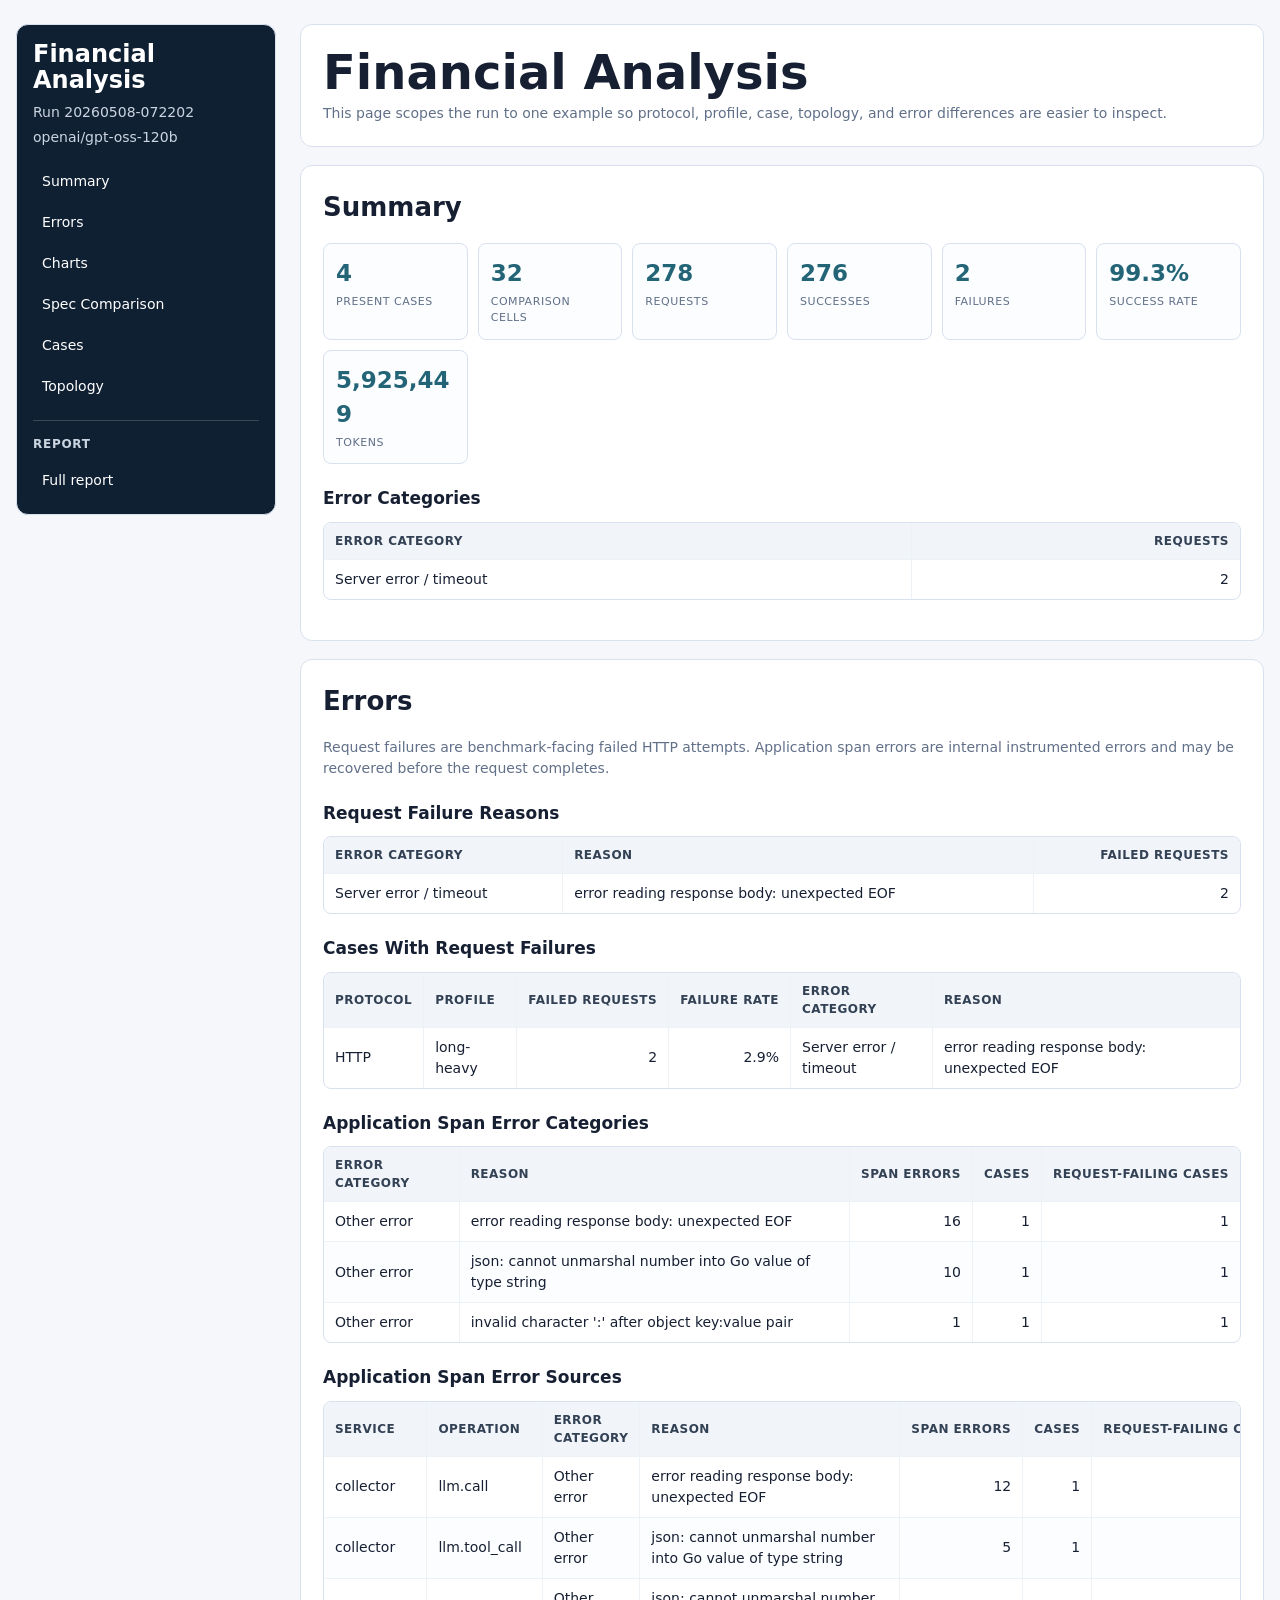
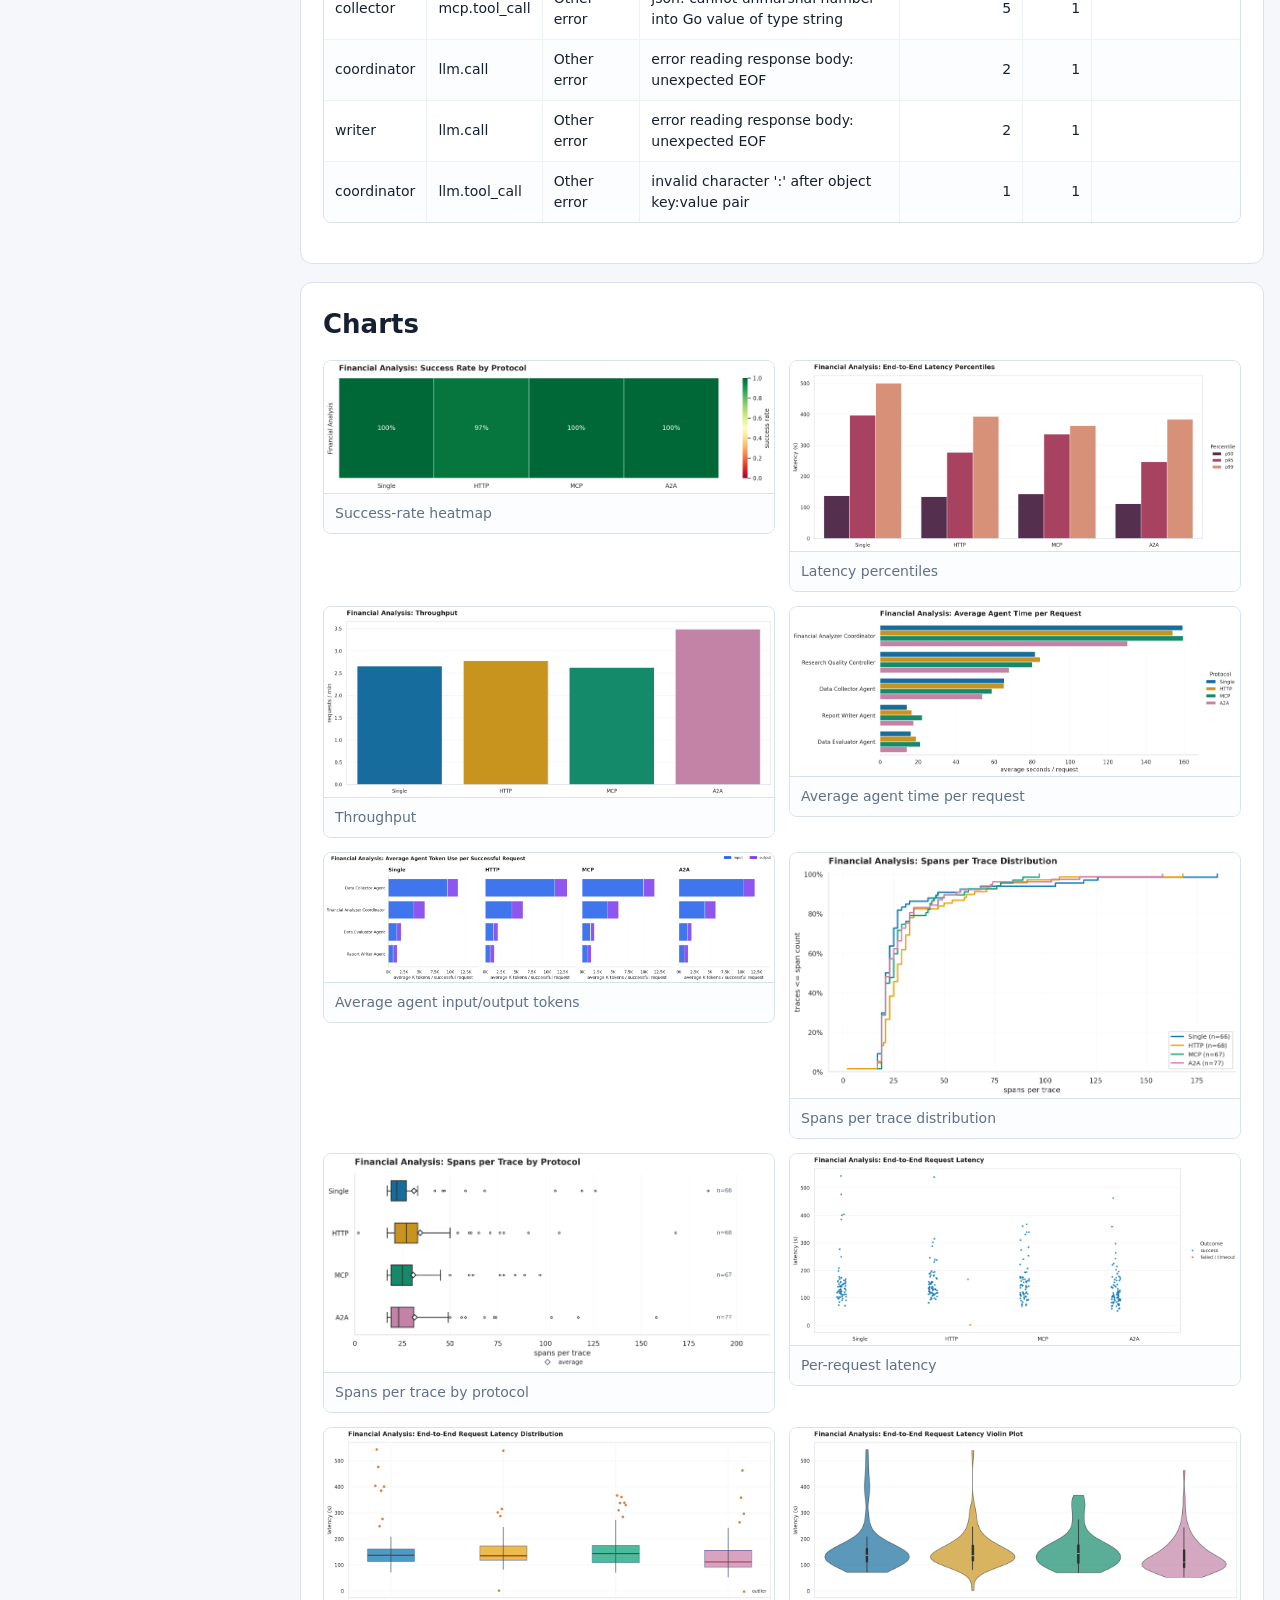
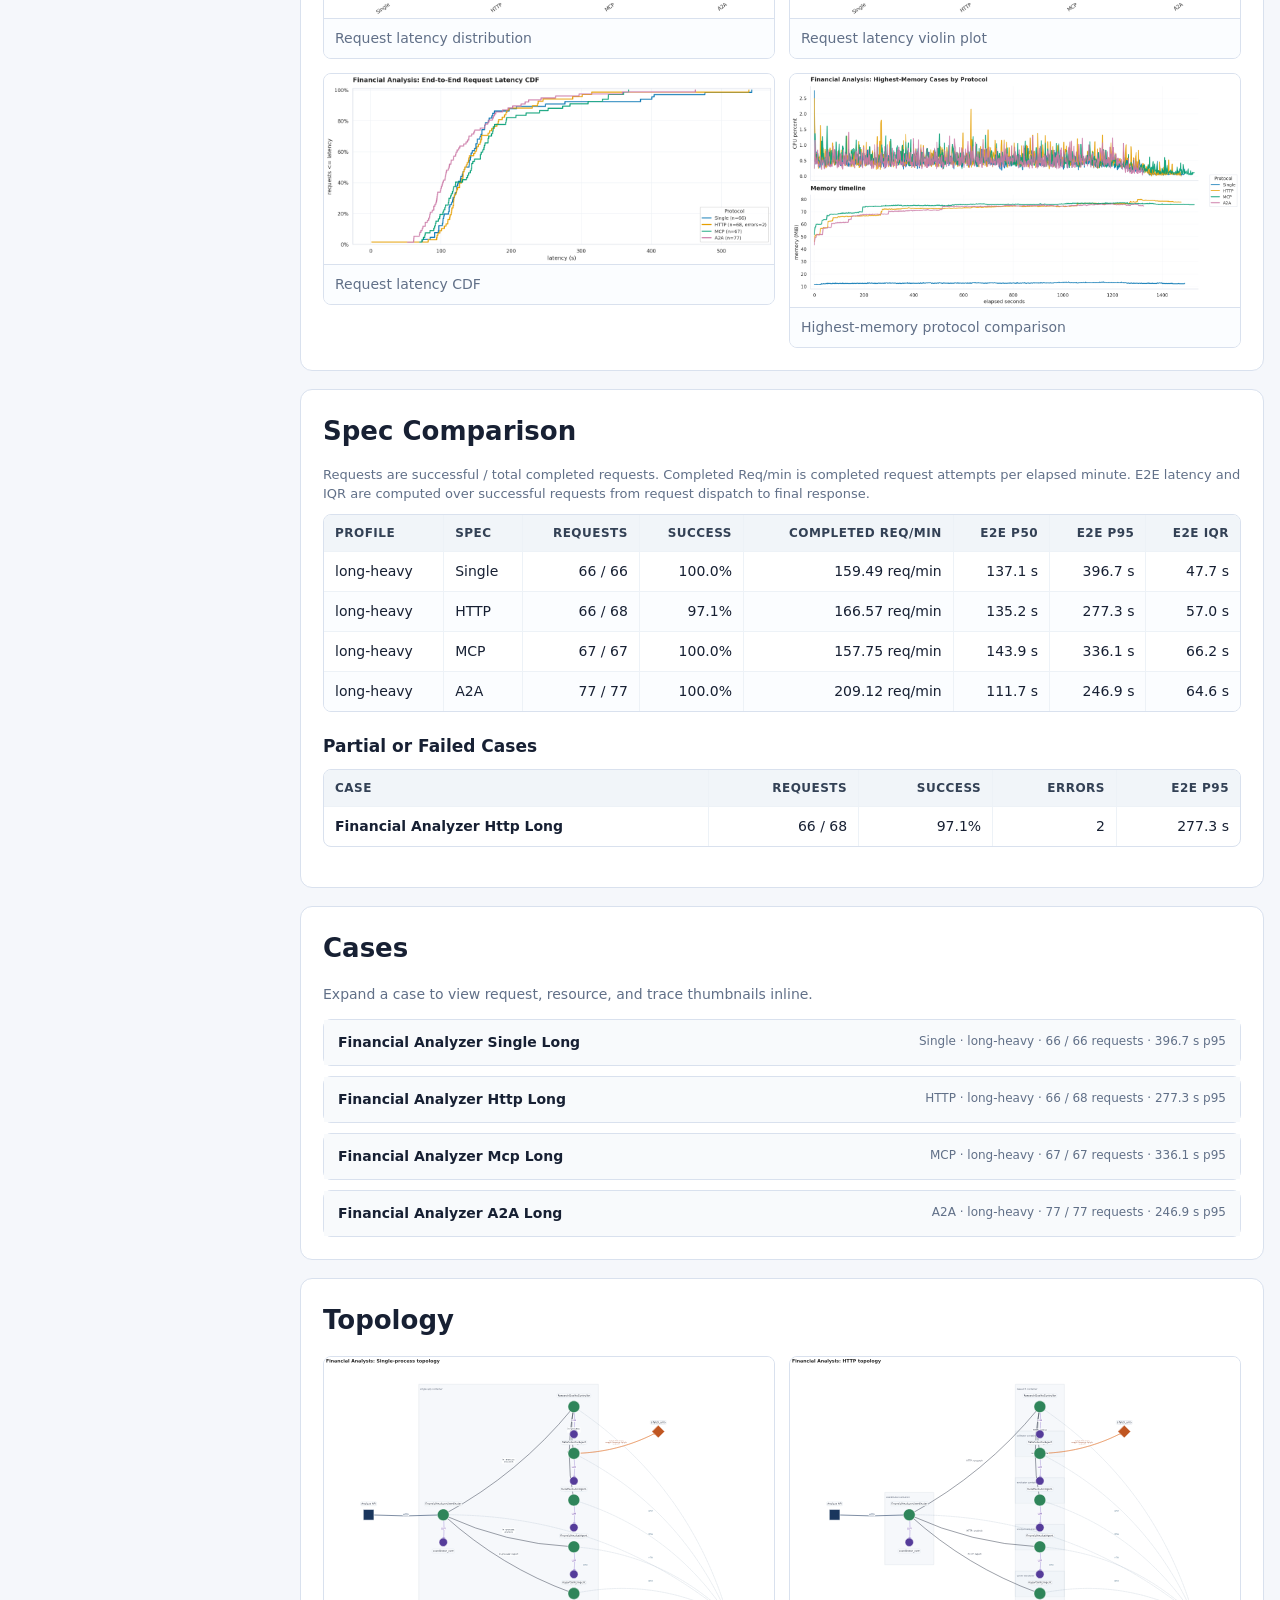
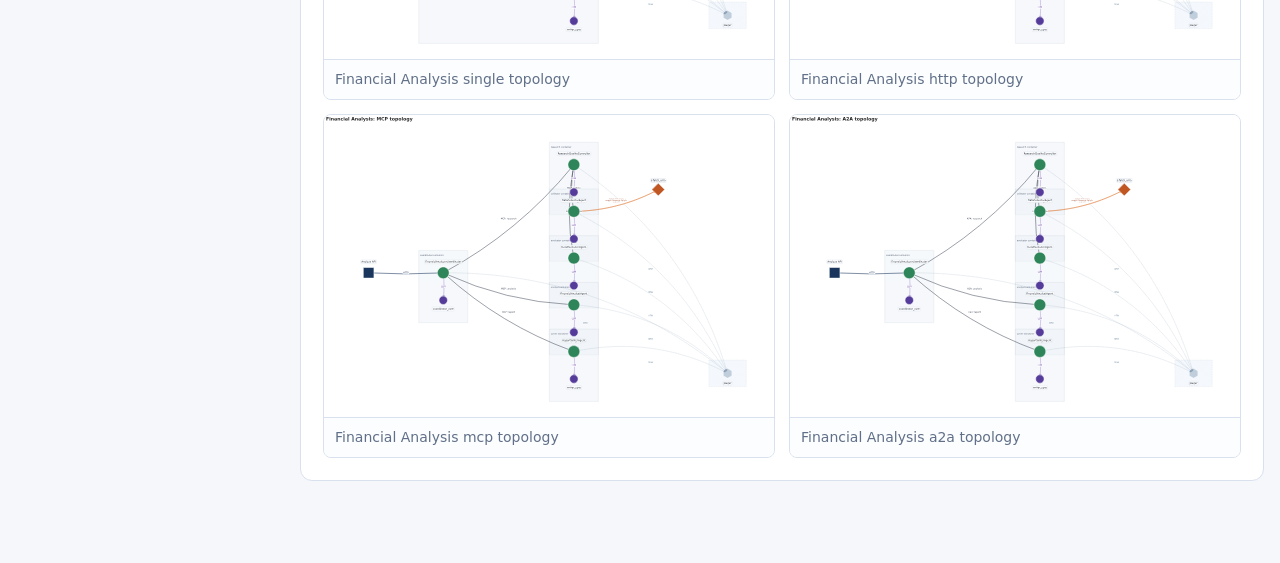
<file: benchmark/plots/out/20260508-072202/examples/financial-analyzer/index.html>
<!doctype html>
<html lang="en">
<head>
  <meta charset="utf-8">
  <meta name="viewport" content="width=device-width, initial-scale=1">
  <title>Financial Analysis - 20260508-072202</title>
  <link rel="stylesheet" href="../../assets/report.css">
</head>
<body>
  <div class="report-shell">
    <aside class="sidebar">
      <h1>Financial Analysis</h1>
      <p>Run 20260508-072202</p>
      <p>openai/gpt-oss-120b</p>
      <nav class="side-nav" aria-label="Example sections">
        <a href="#summary">Summary</a>
        <a href="#errors">Errors</a>
        <a href="#charts">Charts</a>
        <a href="#spec-comparison">Spec Comparison</a>
        <a href="#cases">Cases</a>
        <a href="#topology">Topology</a>
      </nav>
      <div class="nav-group">
        <h2>Report</h2>
        <a href="../../index.html">Full report</a>
      </div>
    </aside>

    <main class="content">
      <header class="page-header">
        <h1>Financial Analysis</h1>
        <p>This page scopes the run to one example so protocol, profile, case, topology, and error differences are easier to inspect.</p>
      </header>

      <section id="summary" class="section-card">
        <h2>Summary</h2>
        <div class="kpi-grid">
          <div><span>4</span><label>present cases</label></div>
          <div><span>32</span><label>comparison cells</label></div>
          <div><span>278</span><label>requests</label></div>
          <div><span>276</span><label>successes</label></div>
          <div><span>2</span><label>failures</label></div>
          <div><span>99.3%</span><label>success rate</label></div>
          <div><span>5,925,449</span><label>tokens</label></div>
        </div>
        <h3>Error Categories</h3>
          <div class="table-wrap">
    <table>
      <thead><tr><th class="category">Error category</th><th class="count num">Requests</th></tr></thead>
      <tbody>
        <tr><td class="category">Server error / timeout</td><td class="count num">2</td></tr>
      </tbody>
    </table>
  </div>

      </section>

      <section id="errors" class="section-card">
        <h2>Errors</h2>
        <p class="muted">Request failures are benchmark-facing failed HTTP attempts. Application span errors are internal instrumented errors and may be recovered before the request completes.</p>
        <h3>Request Failure Reasons</h3>
          <div class="table-wrap">
    <table>
      <thead><tr><th class="category">Error category</th><th class="reason">Reason</th><th class="failed_requests num">Failed requests</th></tr></thead>
      <tbody>
        <tr><td class="category">Server error / timeout</td><td class="reason">error reading response body: unexpected EOF</td><td class="failed_requests num">2</td></tr>
      </tbody>
    </table>
  </div>

        <h3>Cases With Request Failures</h3>
          <div class="table-wrap">
    <table>
      <thead><tr><th class="protocol">Protocol</th><th class="profile">Profile</th><th class="failed_requests num">Failed requests</th><th class="failure_rate num">Failure rate</th><th class="category">Error category</th><th class="reason">Reason</th></tr></thead>
      <tbody>
        <tr><td class="protocol">HTTP</td><td class="profile">long-heavy</td><td class="failed_requests num">2</td><td class="failure_rate num">2.9%</td><td class="category">Server error / timeout</td><td class="reason">error reading response body: unexpected EOF</td></tr>
      </tbody>
    </table>
  </div>

        <h3>Application Span Error Categories</h3>
          <div class="table-wrap">
    <table>
      <thead><tr><th class="category">Error category</th><th class="reason">Reason</th><th class="span_errors num">Span errors</th><th class="cases num">Cases</th><th class="request_failing_cases num">Request-failing cases</th></tr></thead>
      <tbody>
        <tr><td class="category">Other error</td><td class="reason">error reading response body: unexpected EOF</td><td class="span_errors num">16</td><td class="cases num">1</td><td class="request_failing_cases num">1</td></tr>
        <tr><td class="category">Other error</td><td class="reason">json: cannot unmarshal number into Go value of type string</td><td class="span_errors num">10</td><td class="cases num">1</td><td class="request_failing_cases num">1</td></tr>
        <tr><td class="category">Other error</td><td class="reason">invalid character &#39;:&#39; after object key:value pair</td><td class="span_errors num">1</td><td class="cases num">1</td><td class="request_failing_cases num">1</td></tr>
      </tbody>
    </table>
  </div>

        <h3>Application Span Error Sources</h3>
          <div class="table-wrap">
    <table>
      <thead><tr><th class="service_short">Service</th><th class="operation">Operation</th><th class="category">Error category</th><th class="reason">Reason</th><th class="span_errors num">Span errors</th><th class="cases num">Cases</th><th class="request_failing_cases num">Request-failing cases</th><th class="outcome">Outcome</th></tr></thead>
      <tbody>
        <tr><td class="service_short">collector</td><td class="operation">llm.call</td><td class="category">Other error</td><td class="reason">error reading response body: unexpected EOF</td><td class="span_errors num">12</td><td class="cases num">1</td><td class="request_failing_cases num">1</td><td class="outcome">Request Failed</td></tr>
        <tr><td class="service_short">collector</td><td class="operation">llm.tool_call</td><td class="category">Other error</td><td class="reason">json: cannot unmarshal number into Go value of type string</td><td class="span_errors num">5</td><td class="cases num">1</td><td class="request_failing_cases num">1</td><td class="outcome">Request Failed</td></tr>
        <tr><td class="service_short">collector</td><td class="operation">mcp.tool_call</td><td class="category">Other error</td><td class="reason">json: cannot unmarshal number into Go value of type string</td><td class="span_errors num">5</td><td class="cases num">1</td><td class="request_failing_cases num">1</td><td class="outcome">Request Failed</td></tr>
        <tr><td class="service_short">coordinator</td><td class="operation">llm.call</td><td class="category">Other error</td><td class="reason">error reading response body: unexpected EOF</td><td class="span_errors num">2</td><td class="cases num">1</td><td class="request_failing_cases num">1</td><td class="outcome">Request Failed</td></tr>
        <tr><td class="service_short">writer</td><td class="operation">llm.call</td><td class="category">Other error</td><td class="reason">error reading response body: unexpected EOF</td><td class="span_errors num">2</td><td class="cases num">1</td><td class="request_failing_cases num">1</td><td class="outcome">Request Failed</td></tr>
        <tr><td class="service_short">coordinator</td><td class="operation">llm.tool_call</td><td class="category">Other error</td><td class="reason">invalid character &#39;:&#39; after object key:value pair</td><td class="span_errors num">1</td><td class="cases num">1</td><td class="request_failing_cases num">1</td><td class="outcome">Request Failed</td></tr>
      </tbody>
    </table>
  </div>

      </section>

      <section id="charts" class="section-card">
        <h2>Charts</h2>
          <div class="gallery">
    <figure>
      <a href="success_rate_heatmap.png"><img src="success_rate_heatmap.png" alt="Success-rate heatmap"></a>
      <figcaption>Success-rate heatmap</figcaption>
    </figure>
    <figure>
      <a href="latency_percentiles.png"><img src="latency_percentiles.png" alt="Latency percentiles"></a>
      <figcaption>Latency percentiles</figcaption>
    </figure>
    <figure>
      <a href="throughput.png"><img src="throughput.png" alt="Throughput"></a>
      <figcaption>Throughput</figcaption>
    </figure>
    <figure>
      <a href="../../agents/financial-analyzer_agent_time.png"><img src="../../agents/financial-analyzer_agent_time.png" alt="Average agent time per request"></a>
      <figcaption>Average agent time per request</figcaption>
    </figure>
    <figure>
      <a href="../../agents/financial-analyzer_agent_tokens.png"><img src="../../agents/financial-analyzer_agent_tokens.png" alt="Average agent input/output tokens"></a>
      <figcaption>Average agent input/output tokens</figcaption>
    </figure>
    <figure>
      <a href="../../spans_per_trace/financial-analyzer_spans_per_trace_distribution.png"><img src="../../spans_per_trace/financial-analyzer_spans_per_trace_distribution.png" alt="Spans per trace distribution"></a>
      <figcaption>Spans per trace distribution</figcaption>
    </figure>
    <figure>
      <a href="../../spans_per_trace/financial-analyzer_spans_per_trace_summary.png"><img src="../../spans_per_trace/financial-analyzer_spans_per_trace_summary.png" alt="Spans per trace by protocol"></a>
      <figcaption>Spans per trace by protocol</figcaption>
    </figure>
    <figure>
      <a href="request_latency.png"><img src="request_latency.png" alt="Per-request latency"></a>
      <figcaption>Per-request latency</figcaption>
    </figure>
    <figure>
      <a href="request_latency_range.png"><img src="request_latency_range.png" alt="Request latency distribution"></a>
      <figcaption>Request latency distribution</figcaption>
    </figure>
    <figure>
      <a href="request_latency_violin.png"><img src="request_latency_violin.png" alt="Request latency violin plot"></a>
      <figcaption>Request latency violin plot</figcaption>
    </figure>
    <figure>
      <a href="request_latency_cdf.png"><img src="request_latency_cdf.png" alt="Request latency CDF"></a>
      <figcaption>Request latency CDF</figcaption>
    </figure>
    <figure>
      <a href="highest_memory_specs.png"><img src="highest_memory_specs.png" alt="Highest-memory protocol comparison"></a>
      <figcaption>Highest-memory protocol comparison</figcaption>
    </figure>
  </div>

      </section>

      <section id="spec-comparison" class="section-card">
        <h2>Spec Comparison</h2>
        <p class="table-note muted">Requests are successful / total completed requests. Completed Req/min is completed request attempts per elapsed minute. E2E latency and IQR are computed over successful requests from request dispatch to final response.</p>
          <div class="table-wrap">
    <table>
      <thead><tr><th class="profile">Profile</th><th class="spec">Spec</th><th class="request_summary num">Requests</th><th class="success_rate num">Success</th><th class="throughput_rps num">Completed Req/min</th><th class="p50_ms num">E2E p50</th><th class="p95_ms num">E2E p95</th><th class="iqr_ms num">E2E IQR</th></tr></thead>
      <tbody>
        <tr><td class="profile">long-heavy</td><td class="spec">Single</td><td class="request_summary num">66 / 66</td><td class="success_rate num">100.0%</td><td class="throughput_rps num">159.49 req/min</td><td class="p50_ms num">137.1 s</td><td class="p95_ms num">396.7 s</td><td class="iqr_ms num">47.7 s</td></tr>
        <tr><td class="profile">long-heavy</td><td class="spec">HTTP</td><td class="request_summary num">66 / 68</td><td class="success_rate num">97.1%</td><td class="throughput_rps num">166.57 req/min</td><td class="p50_ms num">135.2 s</td><td class="p95_ms num">277.3 s</td><td class="iqr_ms num">57.0 s</td></tr>
        <tr><td class="profile">long-heavy</td><td class="spec">MCP</td><td class="request_summary num">67 / 67</td><td class="success_rate num">100.0%</td><td class="throughput_rps num">157.75 req/min</td><td class="p50_ms num">143.9 s</td><td class="p95_ms num">336.1 s</td><td class="iqr_ms num">66.2 s</td></tr>
        <tr><td class="profile">long-heavy</td><td class="spec">A2A</td><td class="request_summary num">77 / 77</td><td class="success_rate num">100.0%</td><td class="throughput_rps num">209.12 req/min</td><td class="p50_ms num">111.7 s</td><td class="p95_ms num">246.9 s</td><td class="iqr_ms num">64.6 s</td></tr>
      </tbody>
    </table>
  </div>

        <h3>Partial or Failed Cases</h3>
          <div class="table-wrap">
    <table>
      <thead><tr><th class="case_name case-name">Case</th><th class="request_summary num">Requests</th><th class="success_rate num">Success</th><th class="errors num">Errors</th><th class="p95_ms num">E2E p95</th></tr></thead>
      <tbody>
        <tr><td class="case_name case-name">Financial Analyzer Http Long</td><td class="request_summary num">66 / 68</td><td class="success_rate num">97.1%</td><td class="errors num">2</td><td class="p95_ms num">277.3 s</td></tr>
      </tbody>
    </table>
  </div>

      </section>

      <section id="cases" class="section-card">
        <h2>Cases</h2>
        <p class="muted">Expand a case to view request, resource, and trace thumbnails inline.</p>
          <div class="case-detail-list">
    <details id="case-financial-analyzer-single-long-heavy" class="case-detail">
      <summary>
        <span class="case-title">Financial Analyzer Single Long</span>
        <span class="case-meta">Single &middot; long-heavy &middot; 66 / 66 requests &middot; 396.7 s p95</span>
      </summary>
      <div class="case-plot-grid">
        <figure>
          <a href="../../cases/financial-analyzer-single-long-heavy/request_latency.png"><img src="../../cases/financial-analyzer-single-long-heavy/request_latency.png" alt="Financial Analyzer Single Long Request latency"></a>
          <figcaption>Request latency</figcaption>
        </figure>
        <figure>
          <a href="../../cases/financial-analyzer-single-long-heavy/request_latency_cdf.png"><img src="../../cases/financial-analyzer-single-long-heavy/request_latency_cdf.png" alt="Financial Analyzer Single Long Latency CDF"></a>
          <figcaption>Latency CDF</figcaption>
        </figure>
        <figure>
          <a href="../../cases/financial-analyzer-single-long-heavy/resources.png"><img src="../../cases/financial-analyzer-single-long-heavy/resources.png" alt="Financial Analyzer Single Long Resource timeline"></a>
          <figcaption>Resource timeline</figcaption>
        </figure>
        <figure>
          <a href="../../cases/financial-analyzer-single-long-heavy/longest_trace_waterfall.png"><img src="../../cases/financial-analyzer-single-long-heavy/longest_trace_waterfall.png" alt="Financial Analyzer Single Long Longest trace waterfall"></a>
          <figcaption>Longest trace waterfall</figcaption>
        </figure>
      </div>
    </details>
    <details id="case-financial-analyzer-http-long-heavy" class="case-detail">
      <summary>
        <span class="case-title">Financial Analyzer Http Long</span>
        <span class="case-meta">HTTP &middot; long-heavy &middot; 66 / 68 requests &middot; 277.3 s p95</span>
      </summary>
      <div class="case-plot-grid">
        <figure>
          <a href="../../cases/financial-analyzer-http-long-heavy/request_latency.png"><img src="../../cases/financial-analyzer-http-long-heavy/request_latency.png" alt="Financial Analyzer Http Long Request latency"></a>
          <figcaption>Request latency</figcaption>
        </figure>
        <figure>
          <a href="../../cases/financial-analyzer-http-long-heavy/request_latency_cdf.png"><img src="../../cases/financial-analyzer-http-long-heavy/request_latency_cdf.png" alt="Financial Analyzer Http Long Latency CDF"></a>
          <figcaption>Latency CDF</figcaption>
        </figure>
        <figure>
          <a href="../../cases/financial-analyzer-http-long-heavy/resources.png"><img src="../../cases/financial-analyzer-http-long-heavy/resources.png" alt="Financial Analyzer Http Long Resource timeline"></a>
          <figcaption>Resource timeline</figcaption>
        </figure>
        <figure>
          <a href="../../cases/financial-analyzer-http-long-heavy/longest_trace_waterfall.png"><img src="../../cases/financial-analyzer-http-long-heavy/longest_trace_waterfall.png" alt="Financial Analyzer Http Long Longest trace waterfall"></a>
          <figcaption>Longest trace waterfall</figcaption>
        </figure>
      </div>
    </details>
    <details id="case-financial-analyzer-mcp-long-heavy" class="case-detail">
      <summary>
        <span class="case-title">Financial Analyzer Mcp Long</span>
        <span class="case-meta">MCP &middot; long-heavy &middot; 67 / 67 requests &middot; 336.1 s p95</span>
      </summary>
      <div class="case-plot-grid">
        <figure>
          <a href="../../cases/financial-analyzer-mcp-long-heavy/request_latency.png"><img src="../../cases/financial-analyzer-mcp-long-heavy/request_latency.png" alt="Financial Analyzer Mcp Long Request latency"></a>
          <figcaption>Request latency</figcaption>
        </figure>
        <figure>
          <a href="../../cases/financial-analyzer-mcp-long-heavy/request_latency_cdf.png"><img src="../../cases/financial-analyzer-mcp-long-heavy/request_latency_cdf.png" alt="Financial Analyzer Mcp Long Latency CDF"></a>
          <figcaption>Latency CDF</figcaption>
        </figure>
        <figure>
          <a href="../../cases/financial-analyzer-mcp-long-heavy/resources.png"><img src="../../cases/financial-analyzer-mcp-long-heavy/resources.png" alt="Financial Analyzer Mcp Long Resource timeline"></a>
          <figcaption>Resource timeline</figcaption>
        </figure>
        <figure>
          <a href="../../cases/financial-analyzer-mcp-long-heavy/longest_trace_waterfall.png"><img src="../../cases/financial-analyzer-mcp-long-heavy/longest_trace_waterfall.png" alt="Financial Analyzer Mcp Long Longest trace waterfall"></a>
          <figcaption>Longest trace waterfall</figcaption>
        </figure>
      </div>
    </details>
    <details id="case-financial-analyzer-a2a-long-heavy" class="case-detail">
      <summary>
        <span class="case-title">Financial Analyzer A2A Long</span>
        <span class="case-meta">A2A &middot; long-heavy &middot; 77 / 77 requests &middot; 246.9 s p95</span>
      </summary>
      <div class="case-plot-grid">
        <figure>
          <a href="../../cases/financial-analyzer-a2a-long-heavy/request_latency.png"><img src="../../cases/financial-analyzer-a2a-long-heavy/request_latency.png" alt="Financial Analyzer A2A Long Request latency"></a>
          <figcaption>Request latency</figcaption>
        </figure>
        <figure>
          <a href="../../cases/financial-analyzer-a2a-long-heavy/request_latency_cdf.png"><img src="../../cases/financial-analyzer-a2a-long-heavy/request_latency_cdf.png" alt="Financial Analyzer A2A Long Latency CDF"></a>
          <figcaption>Latency CDF</figcaption>
        </figure>
        <figure>
          <a href="../../cases/financial-analyzer-a2a-long-heavy/resources.png"><img src="../../cases/financial-analyzer-a2a-long-heavy/resources.png" alt="Financial Analyzer A2A Long Resource timeline"></a>
          <figcaption>Resource timeline</figcaption>
        </figure>
        <figure>
          <a href="../../cases/financial-analyzer-a2a-long-heavy/longest_trace_waterfall.png"><img src="../../cases/financial-analyzer-a2a-long-heavy/longest_trace_waterfall.png" alt="Financial Analyzer A2A Long Longest trace waterfall"></a>
          <figcaption>Longest trace waterfall</figcaption>
        </figure>
      </div>
    </details>
  </div>

      </section>

      <section id="topology" class="section-card">
        <h2>Topology</h2>
          <div class="gallery">
    <figure>
      <a href="../../topology/financial-analyzer_single.svg"><img src="../../topology/financial-analyzer_single.svg" alt="Financial Analysis single topology"></a>
      <figcaption>Financial Analysis single topology</figcaption>
    </figure>
    <figure>
      <a href="../../topology/financial-analyzer_http.svg"><img src="../../topology/financial-analyzer_http.svg" alt="Financial Analysis http topology"></a>
      <figcaption>Financial Analysis http topology</figcaption>
    </figure>
    <figure>
      <a href="../../topology/financial-analyzer_mcp.svg"><img src="../../topology/financial-analyzer_mcp.svg" alt="Financial Analysis mcp topology"></a>
      <figcaption>Financial Analysis mcp topology</figcaption>
    </figure>
    <figure>
      <a href="../../topology/financial-analyzer_a2a.svg"><img src="../../topology/financial-analyzer_a2a.svg" alt="Financial Analysis a2a topology"></a>
      <figcaption>Financial Analysis a2a topology</figcaption>
    </figure>
  </div>

      </section>
    </main>
  </div>
</body>
</html>
</file>
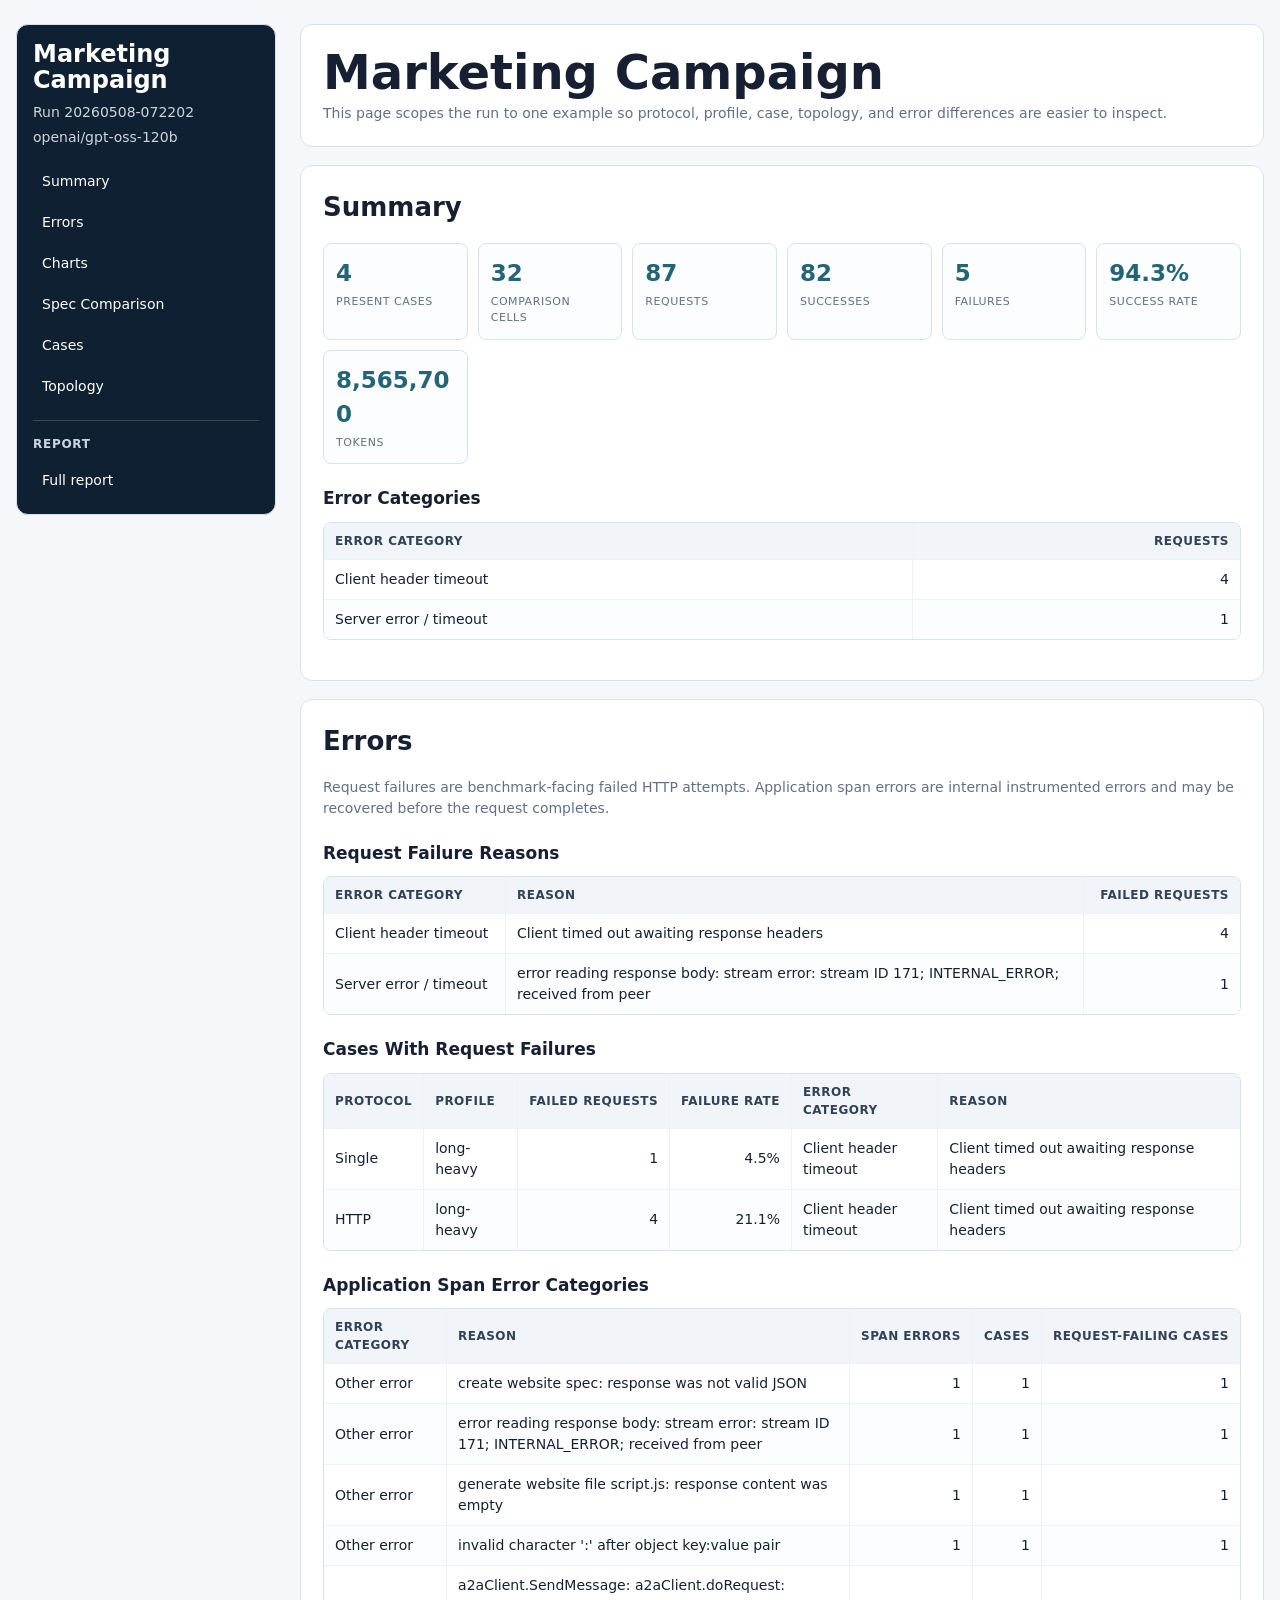
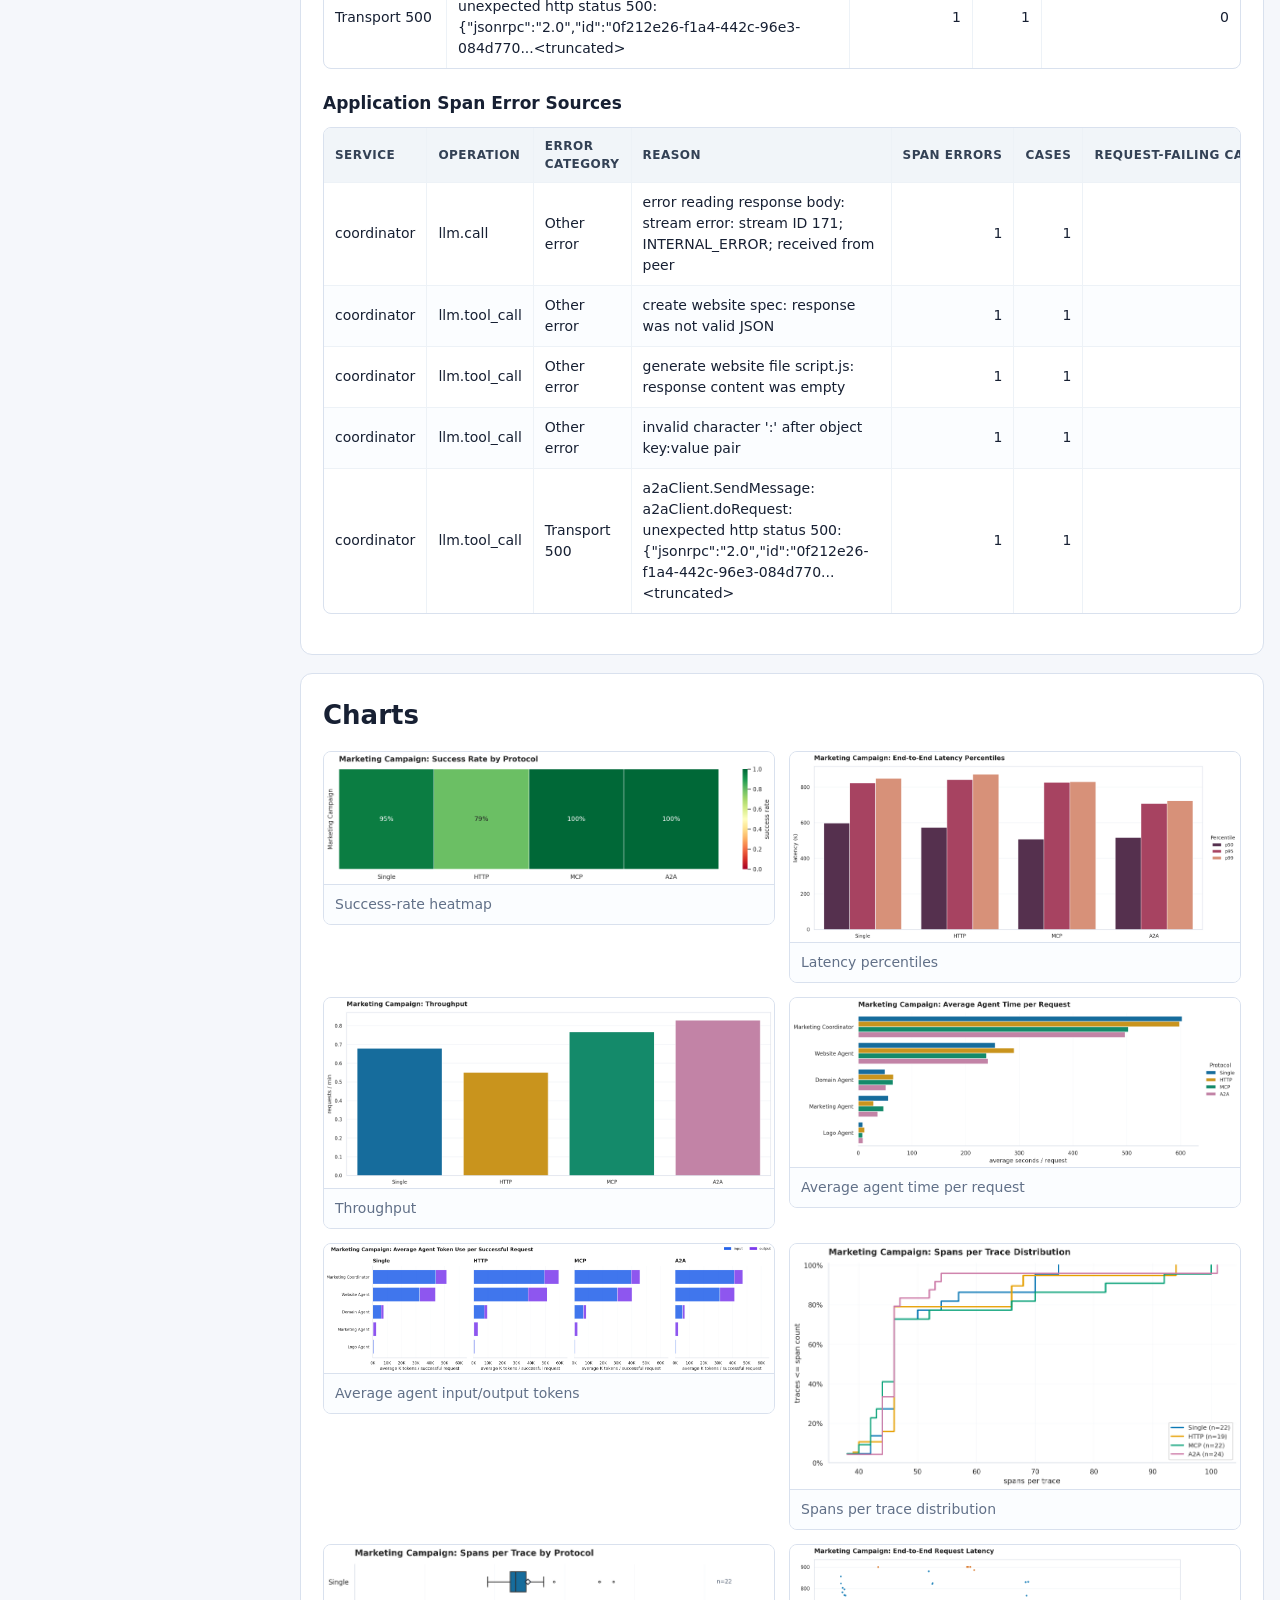
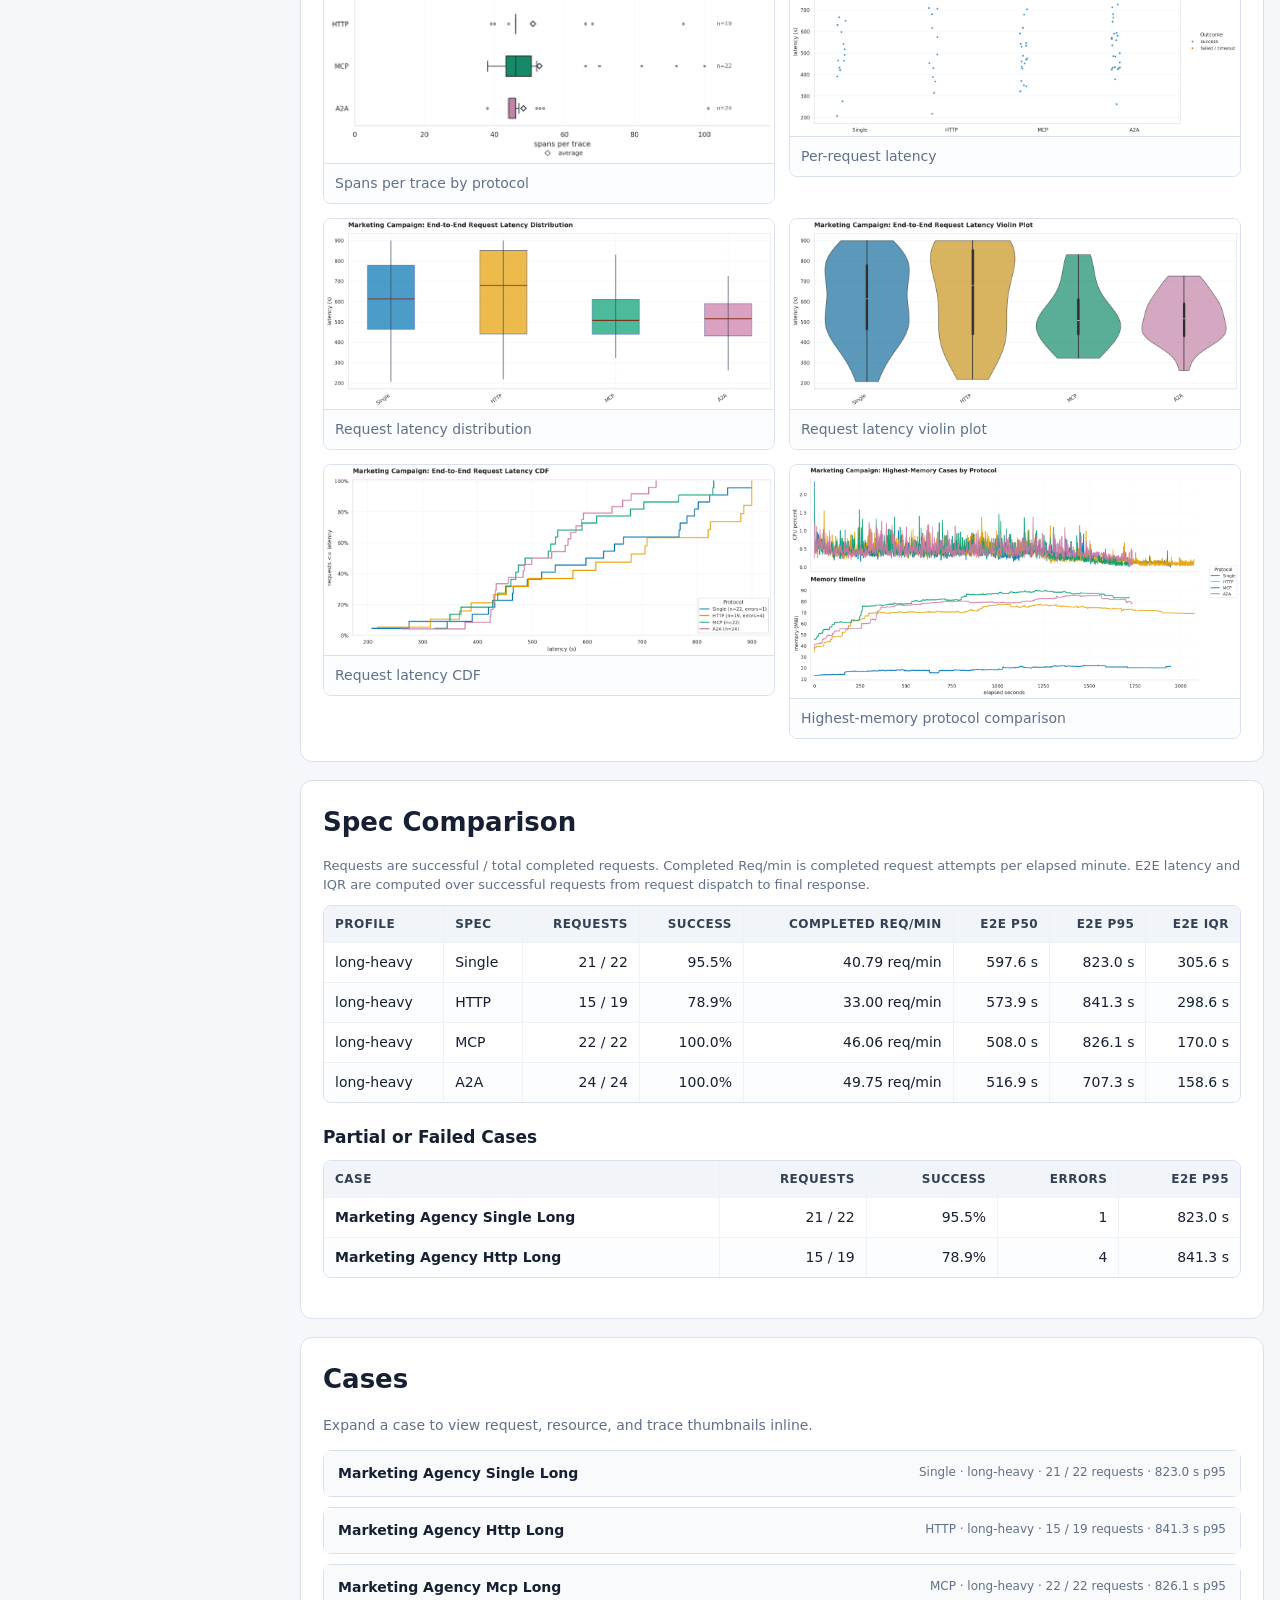
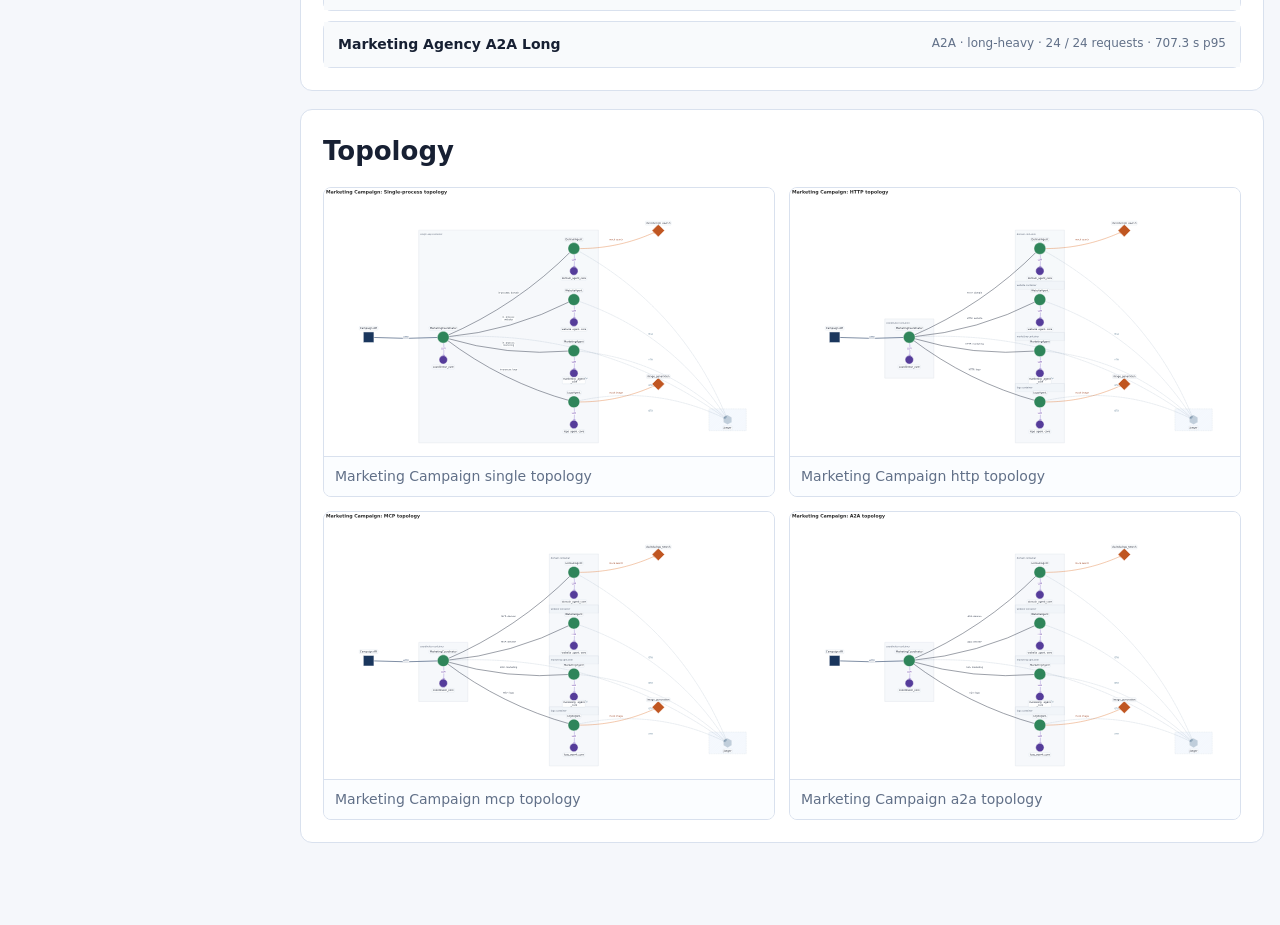
<file: benchmark/plots/out/20260508-072202/examples/marketing-agency/index.html>
<!doctype html>
<html lang="en">
<head>
  <meta charset="utf-8">
  <meta name="viewport" content="width=device-width, initial-scale=1">
  <title>Marketing Campaign - 20260508-072202</title>
  <link rel="stylesheet" href="../../assets/report.css">
</head>
<body>
  <div class="report-shell">
    <aside class="sidebar">
      <h1>Marketing Campaign</h1>
      <p>Run 20260508-072202</p>
      <p>openai/gpt-oss-120b</p>
      <nav class="side-nav" aria-label="Example sections">
        <a href="#summary">Summary</a>
        <a href="#errors">Errors</a>
        <a href="#charts">Charts</a>
        <a href="#spec-comparison">Spec Comparison</a>
        <a href="#cases">Cases</a>
        <a href="#topology">Topology</a>
      </nav>
      <div class="nav-group">
        <h2>Report</h2>
        <a href="../../index.html">Full report</a>
      </div>
    </aside>

    <main class="content">
      <header class="page-header">
        <h1>Marketing Campaign</h1>
        <p>This page scopes the run to one example so protocol, profile, case, topology, and error differences are easier to inspect.</p>
      </header>

      <section id="summary" class="section-card">
        <h2>Summary</h2>
        <div class="kpi-grid">
          <div><span>4</span><label>present cases</label></div>
          <div><span>32</span><label>comparison cells</label></div>
          <div><span>87</span><label>requests</label></div>
          <div><span>82</span><label>successes</label></div>
          <div><span>5</span><label>failures</label></div>
          <div><span>94.3%</span><label>success rate</label></div>
          <div><span>8,565,700</span><label>tokens</label></div>
        </div>
        <h3>Error Categories</h3>
          <div class="table-wrap">
    <table>
      <thead><tr><th class="category">Error category</th><th class="count num">Requests</th></tr></thead>
      <tbody>
        <tr><td class="category">Client header timeout</td><td class="count num">4</td></tr>
        <tr><td class="category">Server error / timeout</td><td class="count num">1</td></tr>
      </tbody>
    </table>
  </div>

      </section>

      <section id="errors" class="section-card">
        <h2>Errors</h2>
        <p class="muted">Request failures are benchmark-facing failed HTTP attempts. Application span errors are internal instrumented errors and may be recovered before the request completes.</p>
        <h3>Request Failure Reasons</h3>
          <div class="table-wrap">
    <table>
      <thead><tr><th class="category">Error category</th><th class="reason">Reason</th><th class="failed_requests num">Failed requests</th></tr></thead>
      <tbody>
        <tr><td class="category">Client header timeout</td><td class="reason">Client timed out awaiting response headers</td><td class="failed_requests num">4</td></tr>
        <tr><td class="category">Server error / timeout</td><td class="reason">error reading response body: stream error: stream ID 171; INTERNAL_ERROR; received from peer</td><td class="failed_requests num">1</td></tr>
      </tbody>
    </table>
  </div>

        <h3>Cases With Request Failures</h3>
          <div class="table-wrap">
    <table>
      <thead><tr><th class="protocol">Protocol</th><th class="profile">Profile</th><th class="failed_requests num">Failed requests</th><th class="failure_rate num">Failure rate</th><th class="category">Error category</th><th class="reason">Reason</th></tr></thead>
      <tbody>
        <tr><td class="protocol">Single</td><td class="profile">long-heavy</td><td class="failed_requests num">1</td><td class="failure_rate num">4.5%</td><td class="category">Client header timeout</td><td class="reason">Client timed out awaiting response headers</td></tr>
        <tr><td class="protocol">HTTP</td><td class="profile">long-heavy</td><td class="failed_requests num">4</td><td class="failure_rate num">21.1%</td><td class="category">Client header timeout</td><td class="reason">Client timed out awaiting response headers</td></tr>
      </tbody>
    </table>
  </div>

        <h3>Application Span Error Categories</h3>
          <div class="table-wrap">
    <table>
      <thead><tr><th class="category">Error category</th><th class="reason">Reason</th><th class="span_errors num">Span errors</th><th class="cases num">Cases</th><th class="request_failing_cases num">Request-failing cases</th></tr></thead>
      <tbody>
        <tr><td class="category">Other error</td><td class="reason">create website spec: response was not valid JSON</td><td class="span_errors num">1</td><td class="cases num">1</td><td class="request_failing_cases num">1</td></tr>
        <tr><td class="category">Other error</td><td class="reason">error reading response body: stream error: stream ID 171; INTERNAL_ERROR; received from peer</td><td class="span_errors num">1</td><td class="cases num">1</td><td class="request_failing_cases num">1</td></tr>
        <tr><td class="category">Other error</td><td class="reason">generate website file script.js: response content was empty</td><td class="span_errors num">1</td><td class="cases num">1</td><td class="request_failing_cases num">1</td></tr>
        <tr><td class="category">Other error</td><td class="reason">invalid character &#39;:&#39; after object key:value pair</td><td class="span_errors num">1</td><td class="cases num">1</td><td class="request_failing_cases num">1</td></tr>
        <tr><td class="category">Transport 500</td><td class="reason">a2aClient.SendMessage: a2aClient.doRequest: unexpected http status 500: {&#34;jsonrpc&#34;:&#34;2.0&#34;,&#34;id&#34;:&#34;0f212e26-f1a4-442c-96e3-084d770...&lt;truncated&gt;</td><td class="span_errors num">1</td><td class="cases num">1</td><td class="request_failing_cases num">0</td></tr>
      </tbody>
    </table>
  </div>

        <h3>Application Span Error Sources</h3>
          <div class="table-wrap">
    <table>
      <thead><tr><th class="service_short">Service</th><th class="operation">Operation</th><th class="category">Error category</th><th class="reason">Reason</th><th class="span_errors num">Span errors</th><th class="cases num">Cases</th><th class="request_failing_cases num">Request-failing cases</th><th class="outcome">Outcome</th></tr></thead>
      <tbody>
        <tr><td class="service_short">coordinator</td><td class="operation">llm.call</td><td class="category">Other error</td><td class="reason">error reading response body: stream error: stream ID 171; INTERNAL_ERROR; received from peer</td><td class="span_errors num">1</td><td class="cases num">1</td><td class="request_failing_cases num">1</td><td class="outcome">Request Failed</td></tr>
        <tr><td class="service_short">coordinator</td><td class="operation">llm.tool_call</td><td class="category">Other error</td><td class="reason">create website spec: response was not valid JSON</td><td class="span_errors num">1</td><td class="cases num">1</td><td class="request_failing_cases num">1</td><td class="outcome">Request Failed</td></tr>
        <tr><td class="service_short">coordinator</td><td class="operation">llm.tool_call</td><td class="category">Other error</td><td class="reason">generate website file script.js: response content was empty</td><td class="span_errors num">1</td><td class="cases num">1</td><td class="request_failing_cases num">1</td><td class="outcome">Request Failed</td></tr>
        <tr><td class="service_short">coordinator</td><td class="operation">llm.tool_call</td><td class="category">Other error</td><td class="reason">invalid character &#39;:&#39; after object key:value pair</td><td class="span_errors num">1</td><td class="cases num">1</td><td class="request_failing_cases num">1</td><td class="outcome">Request Failed</td></tr>
        <tr><td class="service_short">coordinator</td><td class="operation">llm.tool_call</td><td class="category">Transport 500</td><td class="reason">a2aClient.SendMessage: a2aClient.doRequest: unexpected http status 500: {&#34;jsonrpc&#34;:&#34;2.0&#34;,&#34;id&#34;:&#34;0f212e26-f1a4-442c-96e3-084d770...&lt;truncated&gt;</td><td class="span_errors num">1</td><td class="cases num">1</td><td class="request_failing_cases num">0</td><td class="outcome">Error Recovered</td></tr>
      </tbody>
    </table>
  </div>

      </section>

      <section id="charts" class="section-card">
        <h2>Charts</h2>
          <div class="gallery">
    <figure>
      <a href="success_rate_heatmap.png"><img src="success_rate_heatmap.png" alt="Success-rate heatmap"></a>
      <figcaption>Success-rate heatmap</figcaption>
    </figure>
    <figure>
      <a href="latency_percentiles.png"><img src="latency_percentiles.png" alt="Latency percentiles"></a>
      <figcaption>Latency percentiles</figcaption>
    </figure>
    <figure>
      <a href="throughput.png"><img src="throughput.png" alt="Throughput"></a>
      <figcaption>Throughput</figcaption>
    </figure>
    <figure>
      <a href="../../agents/marketing-agency_agent_time.png"><img src="../../agents/marketing-agency_agent_time.png" alt="Average agent time per request"></a>
      <figcaption>Average agent time per request</figcaption>
    </figure>
    <figure>
      <a href="../../agents/marketing-agency_agent_tokens.png"><img src="../../agents/marketing-agency_agent_tokens.png" alt="Average agent input/output tokens"></a>
      <figcaption>Average agent input/output tokens</figcaption>
    </figure>
    <figure>
      <a href="../../spans_per_trace/marketing-agency_spans_per_trace_distribution.png"><img src="../../spans_per_trace/marketing-agency_spans_per_trace_distribution.png" alt="Spans per trace distribution"></a>
      <figcaption>Spans per trace distribution</figcaption>
    </figure>
    <figure>
      <a href="../../spans_per_trace/marketing-agency_spans_per_trace_summary.png"><img src="../../spans_per_trace/marketing-agency_spans_per_trace_summary.png" alt="Spans per trace by protocol"></a>
      <figcaption>Spans per trace by protocol</figcaption>
    </figure>
    <figure>
      <a href="request_latency.png"><img src="request_latency.png" alt="Per-request latency"></a>
      <figcaption>Per-request latency</figcaption>
    </figure>
    <figure>
      <a href="request_latency_range.png"><img src="request_latency_range.png" alt="Request latency distribution"></a>
      <figcaption>Request latency distribution</figcaption>
    </figure>
    <figure>
      <a href="request_latency_violin.png"><img src="request_latency_violin.png" alt="Request latency violin plot"></a>
      <figcaption>Request latency violin plot</figcaption>
    </figure>
    <figure>
      <a href="request_latency_cdf.png"><img src="request_latency_cdf.png" alt="Request latency CDF"></a>
      <figcaption>Request latency CDF</figcaption>
    </figure>
    <figure>
      <a href="highest_memory_specs.png"><img src="highest_memory_specs.png" alt="Highest-memory protocol comparison"></a>
      <figcaption>Highest-memory protocol comparison</figcaption>
    </figure>
  </div>

      </section>

      <section id="spec-comparison" class="section-card">
        <h2>Spec Comparison</h2>
        <p class="table-note muted">Requests are successful / total completed requests. Completed Req/min is completed request attempts per elapsed minute. E2E latency and IQR are computed over successful requests from request dispatch to final response.</p>
          <div class="table-wrap">
    <table>
      <thead><tr><th class="profile">Profile</th><th class="spec">Spec</th><th class="request_summary num">Requests</th><th class="success_rate num">Success</th><th class="throughput_rps num">Completed Req/min</th><th class="p50_ms num">E2E p50</th><th class="p95_ms num">E2E p95</th><th class="iqr_ms num">E2E IQR</th></tr></thead>
      <tbody>
        <tr><td class="profile">long-heavy</td><td class="spec">Single</td><td class="request_summary num">21 / 22</td><td class="success_rate num">95.5%</td><td class="throughput_rps num">40.79 req/min</td><td class="p50_ms num">597.6 s</td><td class="p95_ms num">823.0 s</td><td class="iqr_ms num">305.6 s</td></tr>
        <tr><td class="profile">long-heavy</td><td class="spec">HTTP</td><td class="request_summary num">15 / 19</td><td class="success_rate num">78.9%</td><td class="throughput_rps num">33.00 req/min</td><td class="p50_ms num">573.9 s</td><td class="p95_ms num">841.3 s</td><td class="iqr_ms num">298.6 s</td></tr>
        <tr><td class="profile">long-heavy</td><td class="spec">MCP</td><td class="request_summary num">22 / 22</td><td class="success_rate num">100.0%</td><td class="throughput_rps num">46.06 req/min</td><td class="p50_ms num">508.0 s</td><td class="p95_ms num">826.1 s</td><td class="iqr_ms num">170.0 s</td></tr>
        <tr><td class="profile">long-heavy</td><td class="spec">A2A</td><td class="request_summary num">24 / 24</td><td class="success_rate num">100.0%</td><td class="throughput_rps num">49.75 req/min</td><td class="p50_ms num">516.9 s</td><td class="p95_ms num">707.3 s</td><td class="iqr_ms num">158.6 s</td></tr>
      </tbody>
    </table>
  </div>

        <h3>Partial or Failed Cases</h3>
          <div class="table-wrap">
    <table>
      <thead><tr><th class="case_name case-name">Case</th><th class="request_summary num">Requests</th><th class="success_rate num">Success</th><th class="errors num">Errors</th><th class="p95_ms num">E2E p95</th></tr></thead>
      <tbody>
        <tr><td class="case_name case-name">Marketing Agency Single Long</td><td class="request_summary num">21 / 22</td><td class="success_rate num">95.5%</td><td class="errors num">1</td><td class="p95_ms num">823.0 s</td></tr>
        <tr><td class="case_name case-name">Marketing Agency Http Long</td><td class="request_summary num">15 / 19</td><td class="success_rate num">78.9%</td><td class="errors num">4</td><td class="p95_ms num">841.3 s</td></tr>
      </tbody>
    </table>
  </div>

      </section>

      <section id="cases" class="section-card">
        <h2>Cases</h2>
        <p class="muted">Expand a case to view request, resource, and trace thumbnails inline.</p>
          <div class="case-detail-list">
    <details id="case-marketing-agency-single-long-heavy" class="case-detail">
      <summary>
        <span class="case-title">Marketing Agency Single Long</span>
        <span class="case-meta">Single &middot; long-heavy &middot; 21 / 22 requests &middot; 823.0 s p95</span>
      </summary>
      <div class="case-plot-grid">
        <figure>
          <a href="../../cases/marketing-agency-single-long-heavy/request_latency.png"><img src="../../cases/marketing-agency-single-long-heavy/request_latency.png" alt="Marketing Agency Single Long Request latency"></a>
          <figcaption>Request latency</figcaption>
        </figure>
        <figure>
          <a href="../../cases/marketing-agency-single-long-heavy/request_latency_cdf.png"><img src="../../cases/marketing-agency-single-long-heavy/request_latency_cdf.png" alt="Marketing Agency Single Long Latency CDF"></a>
          <figcaption>Latency CDF</figcaption>
        </figure>
        <figure>
          <a href="../../cases/marketing-agency-single-long-heavy/resources.png"><img src="../../cases/marketing-agency-single-long-heavy/resources.png" alt="Marketing Agency Single Long Resource timeline"></a>
          <figcaption>Resource timeline</figcaption>
        </figure>
        <figure>
          <a href="../../cases/marketing-agency-single-long-heavy/longest_trace_waterfall.png"><img src="../../cases/marketing-agency-single-long-heavy/longest_trace_waterfall.png" alt="Marketing Agency Single Long Longest trace waterfall"></a>
          <figcaption>Longest trace waterfall</figcaption>
        </figure>
      </div>
    </details>
    <details id="case-marketing-agency-http-long-heavy" class="case-detail">
      <summary>
        <span class="case-title">Marketing Agency Http Long</span>
        <span class="case-meta">HTTP &middot; long-heavy &middot; 15 / 19 requests &middot; 841.3 s p95</span>
      </summary>
      <div class="case-plot-grid">
        <figure>
          <a href="../../cases/marketing-agency-http-long-heavy/request_latency.png"><img src="../../cases/marketing-agency-http-long-heavy/request_latency.png" alt="Marketing Agency Http Long Request latency"></a>
          <figcaption>Request latency</figcaption>
        </figure>
        <figure>
          <a href="../../cases/marketing-agency-http-long-heavy/request_latency_cdf.png"><img src="../../cases/marketing-agency-http-long-heavy/request_latency_cdf.png" alt="Marketing Agency Http Long Latency CDF"></a>
          <figcaption>Latency CDF</figcaption>
        </figure>
        <figure>
          <a href="../../cases/marketing-agency-http-long-heavy/resources.png"><img src="../../cases/marketing-agency-http-long-heavy/resources.png" alt="Marketing Agency Http Long Resource timeline"></a>
          <figcaption>Resource timeline</figcaption>
        </figure>
        <figure>
          <a href="../../cases/marketing-agency-http-long-heavy/longest_trace_waterfall.png"><img src="../../cases/marketing-agency-http-long-heavy/longest_trace_waterfall.png" alt="Marketing Agency Http Long Longest trace waterfall"></a>
          <figcaption>Longest trace waterfall</figcaption>
        </figure>
      </div>
    </details>
    <details id="case-marketing-agency-mcp-long-heavy" class="case-detail">
      <summary>
        <span class="case-title">Marketing Agency Mcp Long</span>
        <span class="case-meta">MCP &middot; long-heavy &middot; 22 / 22 requests &middot; 826.1 s p95</span>
      </summary>
      <div class="case-plot-grid">
        <figure>
          <a href="../../cases/marketing-agency-mcp-long-heavy/request_latency.png"><img src="../../cases/marketing-agency-mcp-long-heavy/request_latency.png" alt="Marketing Agency Mcp Long Request latency"></a>
          <figcaption>Request latency</figcaption>
        </figure>
        <figure>
          <a href="../../cases/marketing-agency-mcp-long-heavy/request_latency_cdf.png"><img src="../../cases/marketing-agency-mcp-long-heavy/request_latency_cdf.png" alt="Marketing Agency Mcp Long Latency CDF"></a>
          <figcaption>Latency CDF</figcaption>
        </figure>
        <figure>
          <a href="../../cases/marketing-agency-mcp-long-heavy/resources.png"><img src="../../cases/marketing-agency-mcp-long-heavy/resources.png" alt="Marketing Agency Mcp Long Resource timeline"></a>
          <figcaption>Resource timeline</figcaption>
        </figure>
        <figure>
          <a href="../../cases/marketing-agency-mcp-long-heavy/longest_trace_waterfall.png"><img src="../../cases/marketing-agency-mcp-long-heavy/longest_trace_waterfall.png" alt="Marketing Agency Mcp Long Longest trace waterfall"></a>
          <figcaption>Longest trace waterfall</figcaption>
        </figure>
      </div>
    </details>
    <details id="case-marketing-agency-a2a-long-heavy" class="case-detail">
      <summary>
        <span class="case-title">Marketing Agency A2A Long</span>
        <span class="case-meta">A2A &middot; long-heavy &middot; 24 / 24 requests &middot; 707.3 s p95</span>
      </summary>
      <div class="case-plot-grid">
        <figure>
          <a href="../../cases/marketing-agency-a2a-long-heavy/request_latency.png"><img src="../../cases/marketing-agency-a2a-long-heavy/request_latency.png" alt="Marketing Agency A2A Long Request latency"></a>
          <figcaption>Request latency</figcaption>
        </figure>
        <figure>
          <a href="../../cases/marketing-agency-a2a-long-heavy/request_latency_cdf.png"><img src="../../cases/marketing-agency-a2a-long-heavy/request_latency_cdf.png" alt="Marketing Agency A2A Long Latency CDF"></a>
          <figcaption>Latency CDF</figcaption>
        </figure>
        <figure>
          <a href="../../cases/marketing-agency-a2a-long-heavy/resources.png"><img src="../../cases/marketing-agency-a2a-long-heavy/resources.png" alt="Marketing Agency A2A Long Resource timeline"></a>
          <figcaption>Resource timeline</figcaption>
        </figure>
        <figure>
          <a href="../../cases/marketing-agency-a2a-long-heavy/longest_trace_waterfall.png"><img src="../../cases/marketing-agency-a2a-long-heavy/longest_trace_waterfall.png" alt="Marketing Agency A2A Long Longest trace waterfall"></a>
          <figcaption>Longest trace waterfall</figcaption>
        </figure>
      </div>
    </details>
  </div>

      </section>

      <section id="topology" class="section-card">
        <h2>Topology</h2>
          <div class="gallery">
    <figure>
      <a href="../../topology/marketing-agency_single.svg"><img src="../../topology/marketing-agency_single.svg" alt="Marketing Campaign single topology"></a>
      <figcaption>Marketing Campaign single topology</figcaption>
    </figure>
    <figure>
      <a href="../../topology/marketing-agency_http.svg"><img src="../../topology/marketing-agency_http.svg" alt="Marketing Campaign http topology"></a>
      <figcaption>Marketing Campaign http topology</figcaption>
    </figure>
    <figure>
      <a href="../../topology/marketing-agency_mcp.svg"><img src="../../topology/marketing-agency_mcp.svg" alt="Marketing Campaign mcp topology"></a>
      <figcaption>Marketing Campaign mcp topology</figcaption>
    </figure>
    <figure>
      <a href="../../topology/marketing-agency_a2a.svg"><img src="../../topology/marketing-agency_a2a.svg" alt="Marketing Campaign a2a topology"></a>
      <figcaption>Marketing Campaign a2a topology</figcaption>
    </figure>
  </div>

      </section>
    </main>
  </div>
</body>
</html>
</file>
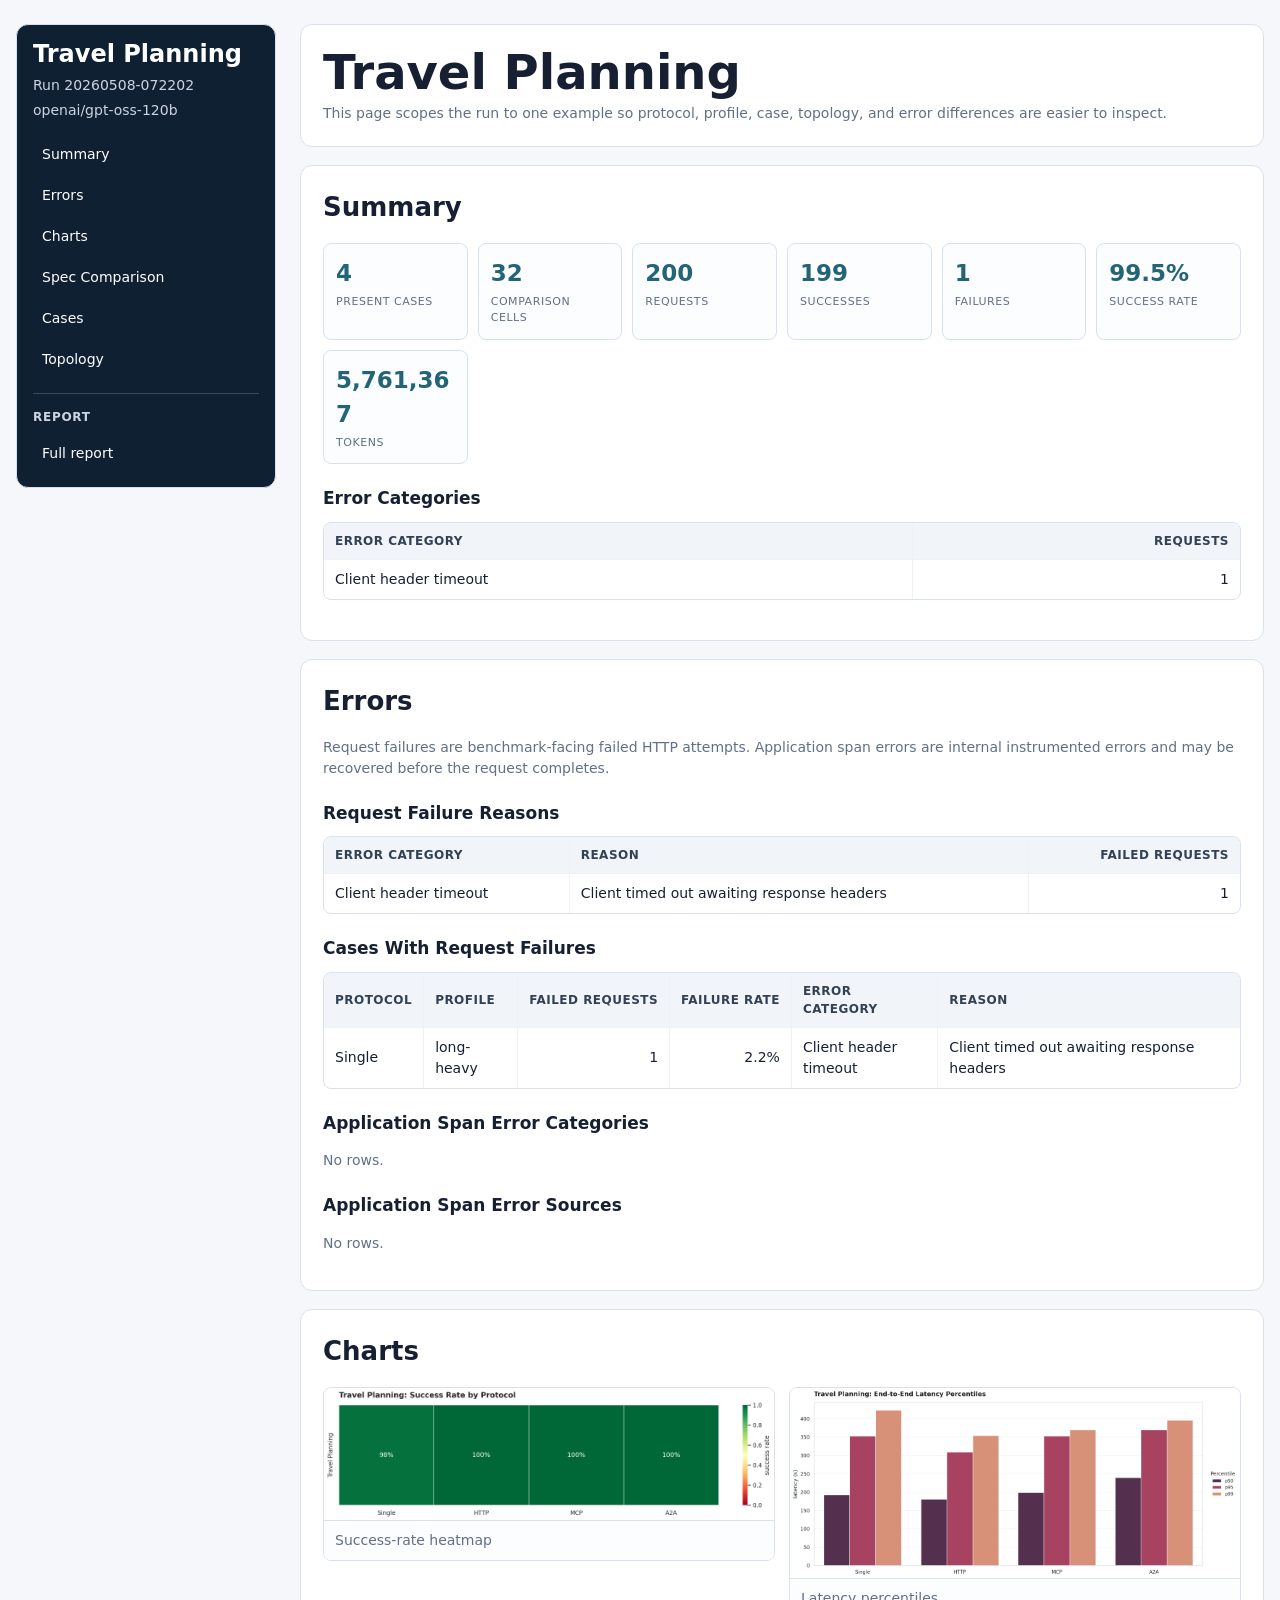
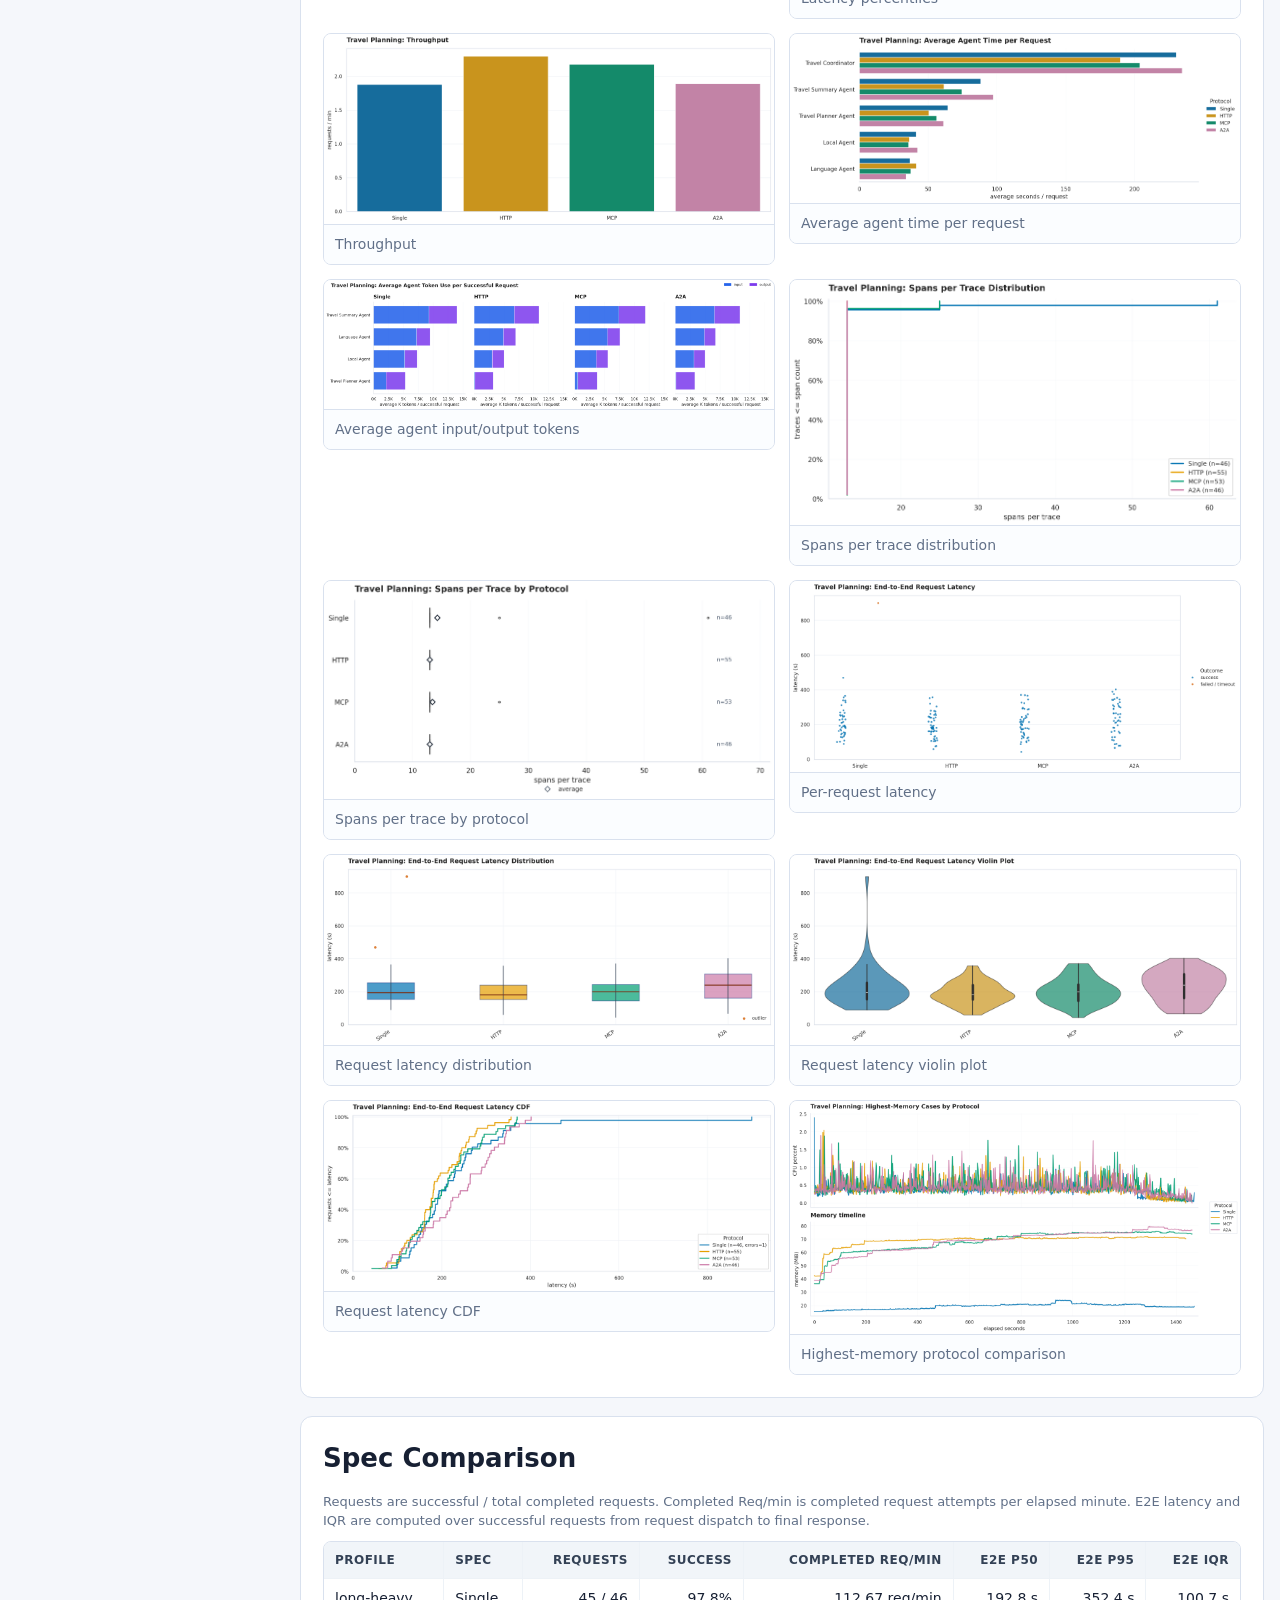
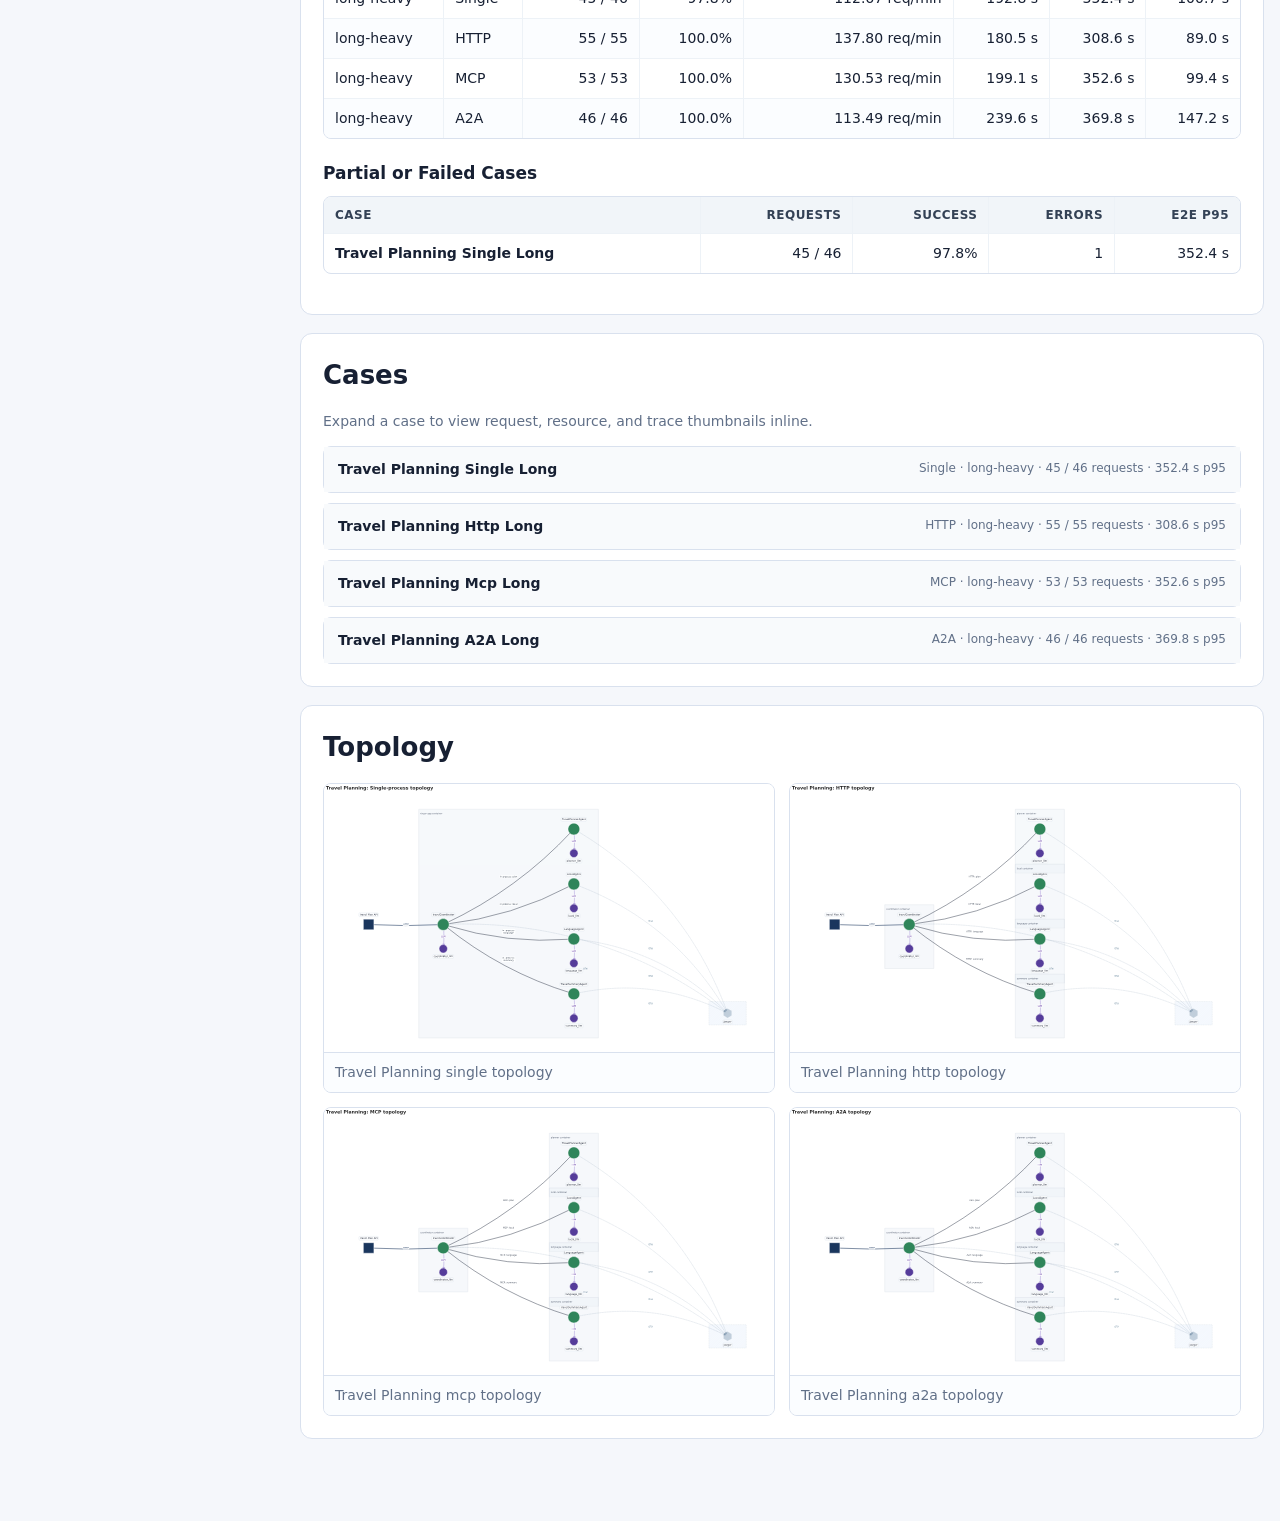
<file: benchmark/plots/out/20260508-072202/examples/travel-planning/index.html>
<!doctype html>
<html lang="en">
<head>
  <meta charset="utf-8">
  <meta name="viewport" content="width=device-width, initial-scale=1">
  <title>Travel Planning - 20260508-072202</title>
  <link rel="stylesheet" href="../../assets/report.css">
</head>
<body>
  <div class="report-shell">
    <aside class="sidebar">
      <h1>Travel Planning</h1>
      <p>Run 20260508-072202</p>
      <p>openai/gpt-oss-120b</p>
      <nav class="side-nav" aria-label="Example sections">
        <a href="#summary">Summary</a>
        <a href="#errors">Errors</a>
        <a href="#charts">Charts</a>
        <a href="#spec-comparison">Spec Comparison</a>
        <a href="#cases">Cases</a>
        <a href="#topology">Topology</a>
      </nav>
      <div class="nav-group">
        <h2>Report</h2>
        <a href="../../index.html">Full report</a>
      </div>
    </aside>

    <main class="content">
      <header class="page-header">
        <h1>Travel Planning</h1>
        <p>This page scopes the run to one example so protocol, profile, case, topology, and error differences are easier to inspect.</p>
      </header>

      <section id="summary" class="section-card">
        <h2>Summary</h2>
        <div class="kpi-grid">
          <div><span>4</span><label>present cases</label></div>
          <div><span>32</span><label>comparison cells</label></div>
          <div><span>200</span><label>requests</label></div>
          <div><span>199</span><label>successes</label></div>
          <div><span>1</span><label>failures</label></div>
          <div><span>99.5%</span><label>success rate</label></div>
          <div><span>5,761,367</span><label>tokens</label></div>
        </div>
        <h3>Error Categories</h3>
          <div class="table-wrap">
    <table>
      <thead><tr><th class="category">Error category</th><th class="count num">Requests</th></tr></thead>
      <tbody>
        <tr><td class="category">Client header timeout</td><td class="count num">1</td></tr>
      </tbody>
    </table>
  </div>

      </section>

      <section id="errors" class="section-card">
        <h2>Errors</h2>
        <p class="muted">Request failures are benchmark-facing failed HTTP attempts. Application span errors are internal instrumented errors and may be recovered before the request completes.</p>
        <h3>Request Failure Reasons</h3>
          <div class="table-wrap">
    <table>
      <thead><tr><th class="category">Error category</th><th class="reason">Reason</th><th class="failed_requests num">Failed requests</th></tr></thead>
      <tbody>
        <tr><td class="category">Client header timeout</td><td class="reason">Client timed out awaiting response headers</td><td class="failed_requests num">1</td></tr>
      </tbody>
    </table>
  </div>

        <h3>Cases With Request Failures</h3>
          <div class="table-wrap">
    <table>
      <thead><tr><th class="protocol">Protocol</th><th class="profile">Profile</th><th class="failed_requests num">Failed requests</th><th class="failure_rate num">Failure rate</th><th class="category">Error category</th><th class="reason">Reason</th></tr></thead>
      <tbody>
        <tr><td class="protocol">Single</td><td class="profile">long-heavy</td><td class="failed_requests num">1</td><td class="failure_rate num">2.2%</td><td class="category">Client header timeout</td><td class="reason">Client timed out awaiting response headers</td></tr>
      </tbody>
    </table>
  </div>

        <h3>Application Span Error Categories</h3>
          <p class="muted">No rows.</p>

        <h3>Application Span Error Sources</h3>
          <p class="muted">No rows.</p>

      </section>

      <section id="charts" class="section-card">
        <h2>Charts</h2>
          <div class="gallery">
    <figure>
      <a href="success_rate_heatmap.png"><img src="success_rate_heatmap.png" alt="Success-rate heatmap"></a>
      <figcaption>Success-rate heatmap</figcaption>
    </figure>
    <figure>
      <a href="latency_percentiles.png"><img src="latency_percentiles.png" alt="Latency percentiles"></a>
      <figcaption>Latency percentiles</figcaption>
    </figure>
    <figure>
      <a href="throughput.png"><img src="throughput.png" alt="Throughput"></a>
      <figcaption>Throughput</figcaption>
    </figure>
    <figure>
      <a href="../../agents/travel-planning_agent_time.png"><img src="../../agents/travel-planning_agent_time.png" alt="Average agent time per request"></a>
      <figcaption>Average agent time per request</figcaption>
    </figure>
    <figure>
      <a href="../../agents/travel-planning_agent_tokens.png"><img src="../../agents/travel-planning_agent_tokens.png" alt="Average agent input/output tokens"></a>
      <figcaption>Average agent input/output tokens</figcaption>
    </figure>
    <figure>
      <a href="../../spans_per_trace/travel-planning_spans_per_trace_distribution.png"><img src="../../spans_per_trace/travel-planning_spans_per_trace_distribution.png" alt="Spans per trace distribution"></a>
      <figcaption>Spans per trace distribution</figcaption>
    </figure>
    <figure>
      <a href="../../spans_per_trace/travel-planning_spans_per_trace_summary.png"><img src="../../spans_per_trace/travel-planning_spans_per_trace_summary.png" alt="Spans per trace by protocol"></a>
      <figcaption>Spans per trace by protocol</figcaption>
    </figure>
    <figure>
      <a href="request_latency.png"><img src="request_latency.png" alt="Per-request latency"></a>
      <figcaption>Per-request latency</figcaption>
    </figure>
    <figure>
      <a href="request_latency_range.png"><img src="request_latency_range.png" alt="Request latency distribution"></a>
      <figcaption>Request latency distribution</figcaption>
    </figure>
    <figure>
      <a href="request_latency_violin.png"><img src="request_latency_violin.png" alt="Request latency violin plot"></a>
      <figcaption>Request latency violin plot</figcaption>
    </figure>
    <figure>
      <a href="request_latency_cdf.png"><img src="request_latency_cdf.png" alt="Request latency CDF"></a>
      <figcaption>Request latency CDF</figcaption>
    </figure>
    <figure>
      <a href="highest_memory_specs.png"><img src="highest_memory_specs.png" alt="Highest-memory protocol comparison"></a>
      <figcaption>Highest-memory protocol comparison</figcaption>
    </figure>
  </div>

      </section>

      <section id="spec-comparison" class="section-card">
        <h2>Spec Comparison</h2>
        <p class="table-note muted">Requests are successful / total completed requests. Completed Req/min is completed request attempts per elapsed minute. E2E latency and IQR are computed over successful requests from request dispatch to final response.</p>
          <div class="table-wrap">
    <table>
      <thead><tr><th class="profile">Profile</th><th class="spec">Spec</th><th class="request_summary num">Requests</th><th class="success_rate num">Success</th><th class="throughput_rps num">Completed Req/min</th><th class="p50_ms num">E2E p50</th><th class="p95_ms num">E2E p95</th><th class="iqr_ms num">E2E IQR</th></tr></thead>
      <tbody>
        <tr><td class="profile">long-heavy</td><td class="spec">Single</td><td class="request_summary num">45 / 46</td><td class="success_rate num">97.8%</td><td class="throughput_rps num">112.67 req/min</td><td class="p50_ms num">192.8 s</td><td class="p95_ms num">352.4 s</td><td class="iqr_ms num">100.7 s</td></tr>
        <tr><td class="profile">long-heavy</td><td class="spec">HTTP</td><td class="request_summary num">55 / 55</td><td class="success_rate num">100.0%</td><td class="throughput_rps num">137.80 req/min</td><td class="p50_ms num">180.5 s</td><td class="p95_ms num">308.6 s</td><td class="iqr_ms num">89.0 s</td></tr>
        <tr><td class="profile">long-heavy</td><td class="spec">MCP</td><td class="request_summary num">53 / 53</td><td class="success_rate num">100.0%</td><td class="throughput_rps num">130.53 req/min</td><td class="p50_ms num">199.1 s</td><td class="p95_ms num">352.6 s</td><td class="iqr_ms num">99.4 s</td></tr>
        <tr><td class="profile">long-heavy</td><td class="spec">A2A</td><td class="request_summary num">46 / 46</td><td class="success_rate num">100.0%</td><td class="throughput_rps num">113.49 req/min</td><td class="p50_ms num">239.6 s</td><td class="p95_ms num">369.8 s</td><td class="iqr_ms num">147.2 s</td></tr>
      </tbody>
    </table>
  </div>

        <h3>Partial or Failed Cases</h3>
          <div class="table-wrap">
    <table>
      <thead><tr><th class="case_name case-name">Case</th><th class="request_summary num">Requests</th><th class="success_rate num">Success</th><th class="errors num">Errors</th><th class="p95_ms num">E2E p95</th></tr></thead>
      <tbody>
        <tr><td class="case_name case-name">Travel Planning Single Long</td><td class="request_summary num">45 / 46</td><td class="success_rate num">97.8%</td><td class="errors num">1</td><td class="p95_ms num">352.4 s</td></tr>
      </tbody>
    </table>
  </div>

      </section>

      <section id="cases" class="section-card">
        <h2>Cases</h2>
        <p class="muted">Expand a case to view request, resource, and trace thumbnails inline.</p>
          <div class="case-detail-list">
    <details id="case-travel-planning-single-long-heavy" class="case-detail">
      <summary>
        <span class="case-title">Travel Planning Single Long</span>
        <span class="case-meta">Single &middot; long-heavy &middot; 45 / 46 requests &middot; 352.4 s p95</span>
      </summary>
      <div class="case-plot-grid">
        <figure>
          <a href="../../cases/travel-planning-single-long-heavy/request_latency.png"><img src="../../cases/travel-planning-single-long-heavy/request_latency.png" alt="Travel Planning Single Long Request latency"></a>
          <figcaption>Request latency</figcaption>
        </figure>
        <figure>
          <a href="../../cases/travel-planning-single-long-heavy/request_latency_cdf.png"><img src="../../cases/travel-planning-single-long-heavy/request_latency_cdf.png" alt="Travel Planning Single Long Latency CDF"></a>
          <figcaption>Latency CDF</figcaption>
        </figure>
        <figure>
          <a href="../../cases/travel-planning-single-long-heavy/resources.png"><img src="../../cases/travel-planning-single-long-heavy/resources.png" alt="Travel Planning Single Long Resource timeline"></a>
          <figcaption>Resource timeline</figcaption>
        </figure>
        <figure>
          <a href="../../cases/travel-planning-single-long-heavy/longest_trace_waterfall.png"><img src="../../cases/travel-planning-single-long-heavy/longest_trace_waterfall.png" alt="Travel Planning Single Long Longest trace waterfall"></a>
          <figcaption>Longest trace waterfall</figcaption>
        </figure>
      </div>
    </details>
    <details id="case-travel-planning-http-long-heavy" class="case-detail">
      <summary>
        <span class="case-title">Travel Planning Http Long</span>
        <span class="case-meta">HTTP &middot; long-heavy &middot; 55 / 55 requests &middot; 308.6 s p95</span>
      </summary>
      <div class="case-plot-grid">
        <figure>
          <a href="../../cases/travel-planning-http-long-heavy/request_latency.png"><img src="../../cases/travel-planning-http-long-heavy/request_latency.png" alt="Travel Planning Http Long Request latency"></a>
          <figcaption>Request latency</figcaption>
        </figure>
        <figure>
          <a href="../../cases/travel-planning-http-long-heavy/request_latency_cdf.png"><img src="../../cases/travel-planning-http-long-heavy/request_latency_cdf.png" alt="Travel Planning Http Long Latency CDF"></a>
          <figcaption>Latency CDF</figcaption>
        </figure>
        <figure>
          <a href="../../cases/travel-planning-http-long-heavy/resources.png"><img src="../../cases/travel-planning-http-long-heavy/resources.png" alt="Travel Planning Http Long Resource timeline"></a>
          <figcaption>Resource timeline</figcaption>
        </figure>
        <figure>
          <a href="../../cases/travel-planning-http-long-heavy/longest_trace_waterfall.png"><img src="../../cases/travel-planning-http-long-heavy/longest_trace_waterfall.png" alt="Travel Planning Http Long Longest trace waterfall"></a>
          <figcaption>Longest trace waterfall</figcaption>
        </figure>
      </div>
    </details>
    <details id="case-travel-planning-mcp-long-heavy" class="case-detail">
      <summary>
        <span class="case-title">Travel Planning Mcp Long</span>
        <span class="case-meta">MCP &middot; long-heavy &middot; 53 / 53 requests &middot; 352.6 s p95</span>
      </summary>
      <div class="case-plot-grid">
        <figure>
          <a href="../../cases/travel-planning-mcp-long-heavy/request_latency.png"><img src="../../cases/travel-planning-mcp-long-heavy/request_latency.png" alt="Travel Planning Mcp Long Request latency"></a>
          <figcaption>Request latency</figcaption>
        </figure>
        <figure>
          <a href="../../cases/travel-planning-mcp-long-heavy/request_latency_cdf.png"><img src="../../cases/travel-planning-mcp-long-heavy/request_latency_cdf.png" alt="Travel Planning Mcp Long Latency CDF"></a>
          <figcaption>Latency CDF</figcaption>
        </figure>
        <figure>
          <a href="../../cases/travel-planning-mcp-long-heavy/resources.png"><img src="../../cases/travel-planning-mcp-long-heavy/resources.png" alt="Travel Planning Mcp Long Resource timeline"></a>
          <figcaption>Resource timeline</figcaption>
        </figure>
        <figure>
          <a href="../../cases/travel-planning-mcp-long-heavy/longest_trace_waterfall.png"><img src="../../cases/travel-planning-mcp-long-heavy/longest_trace_waterfall.png" alt="Travel Planning Mcp Long Longest trace waterfall"></a>
          <figcaption>Longest trace waterfall</figcaption>
        </figure>
      </div>
    </details>
    <details id="case-travel-planning-a2a-long-heavy" class="case-detail">
      <summary>
        <span class="case-title">Travel Planning A2A Long</span>
        <span class="case-meta">A2A &middot; long-heavy &middot; 46 / 46 requests &middot; 369.8 s p95</span>
      </summary>
      <div class="case-plot-grid">
        <figure>
          <a href="../../cases/travel-planning-a2a-long-heavy/request_latency.png"><img src="../../cases/travel-planning-a2a-long-heavy/request_latency.png" alt="Travel Planning A2A Long Request latency"></a>
          <figcaption>Request latency</figcaption>
        </figure>
        <figure>
          <a href="../../cases/travel-planning-a2a-long-heavy/request_latency_cdf.png"><img src="../../cases/travel-planning-a2a-long-heavy/request_latency_cdf.png" alt="Travel Planning A2A Long Latency CDF"></a>
          <figcaption>Latency CDF</figcaption>
        </figure>
        <figure>
          <a href="../../cases/travel-planning-a2a-long-heavy/resources.png"><img src="../../cases/travel-planning-a2a-long-heavy/resources.png" alt="Travel Planning A2A Long Resource timeline"></a>
          <figcaption>Resource timeline</figcaption>
        </figure>
        <figure>
          <a href="../../cases/travel-planning-a2a-long-heavy/longest_trace_waterfall.png"><img src="../../cases/travel-planning-a2a-long-heavy/longest_trace_waterfall.png" alt="Travel Planning A2A Long Longest trace waterfall"></a>
          <figcaption>Longest trace waterfall</figcaption>
        </figure>
      </div>
    </details>
  </div>

      </section>

      <section id="topology" class="section-card">
        <h2>Topology</h2>
          <div class="gallery">
    <figure>
      <a href="../../topology/travel-planning_single.svg"><img src="../../topology/travel-planning_single.svg" alt="Travel Planning single topology"></a>
      <figcaption>Travel Planning single topology</figcaption>
    </figure>
    <figure>
      <a href="../../topology/travel-planning_http.svg"><img src="../../topology/travel-planning_http.svg" alt="Travel Planning http topology"></a>
      <figcaption>Travel Planning http topology</figcaption>
    </figure>
    <figure>
      <a href="../../topology/travel-planning_mcp.svg"><img src="../../topology/travel-planning_mcp.svg" alt="Travel Planning mcp topology"></a>
      <figcaption>Travel Planning mcp topology</figcaption>
    </figure>
    <figure>
      <a href="../../topology/travel-planning_a2a.svg"><img src="../../topology/travel-planning_a2a.svg" alt="Travel Planning a2a topology"></a>
      <figcaption>Travel Planning a2a topology</figcaption>
    </figure>
  </div>

      </section>
    </main>
  </div>
</body>
</html>
</file>
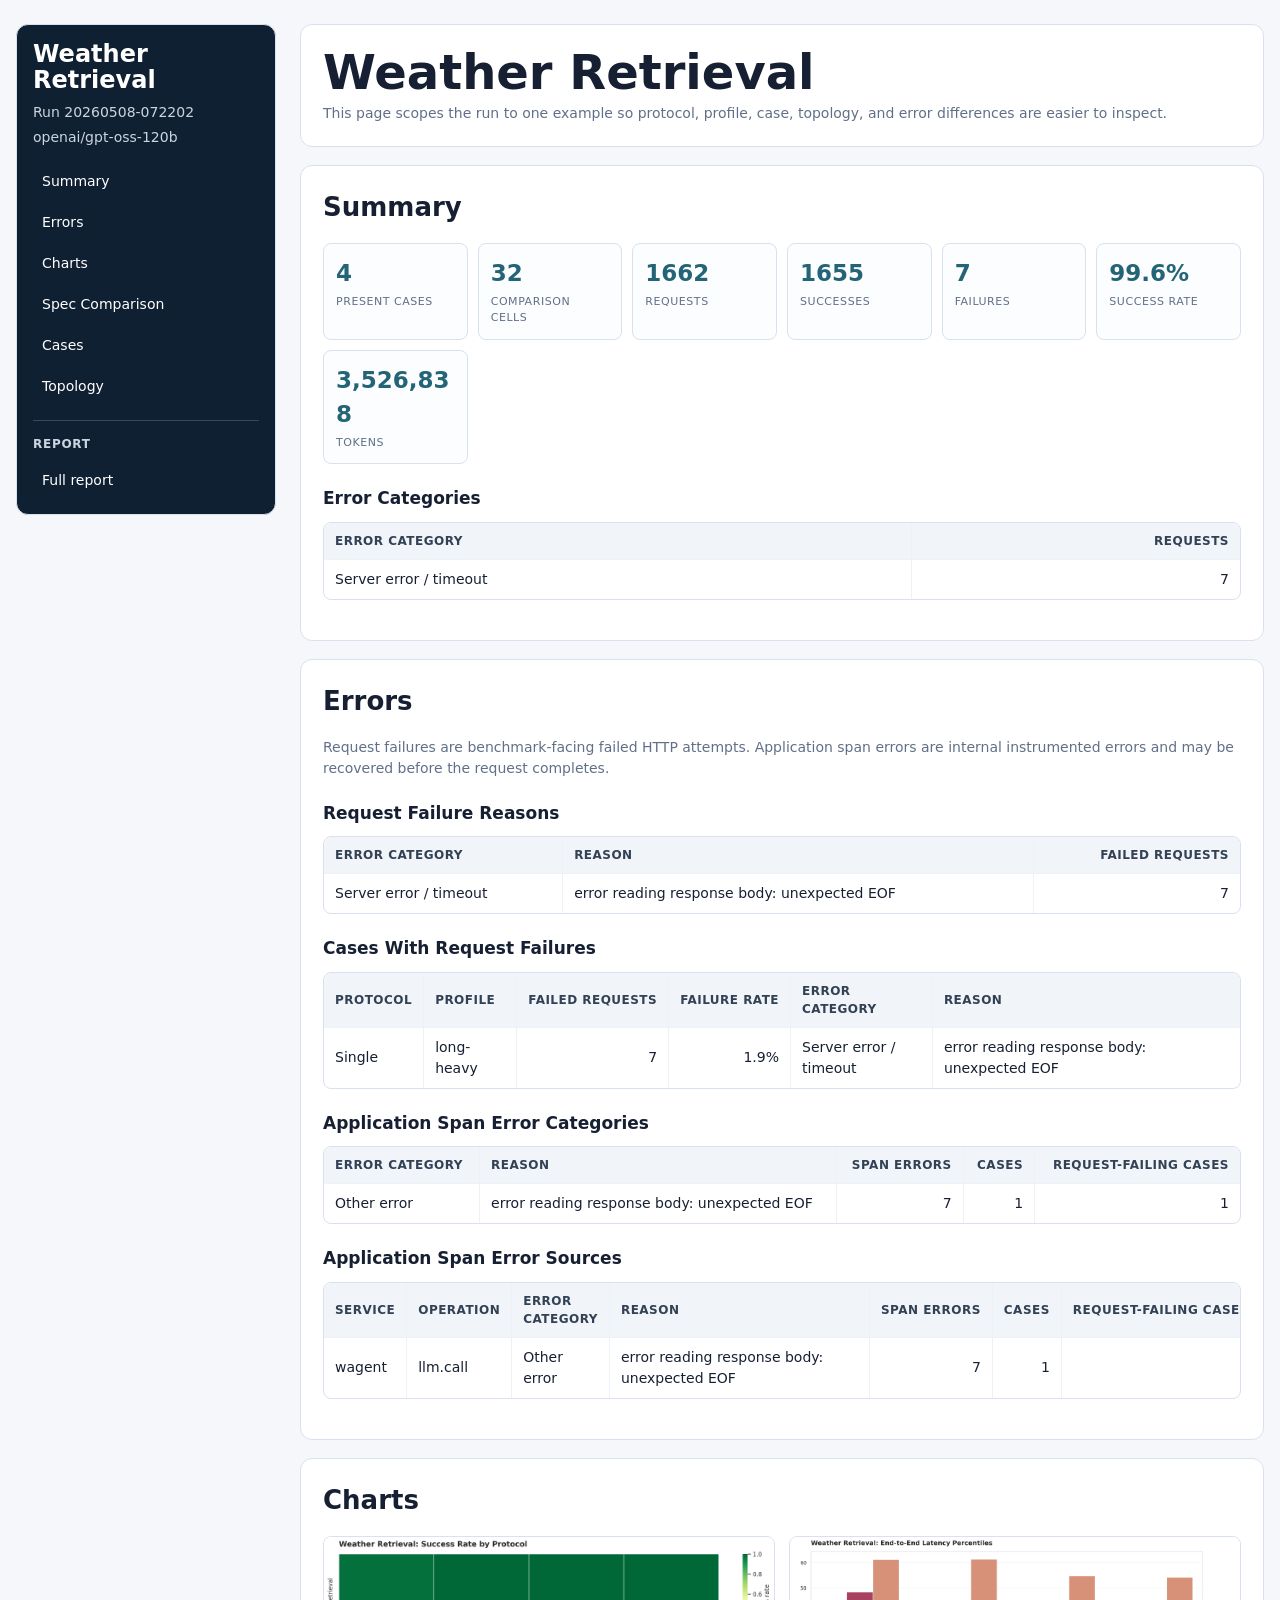
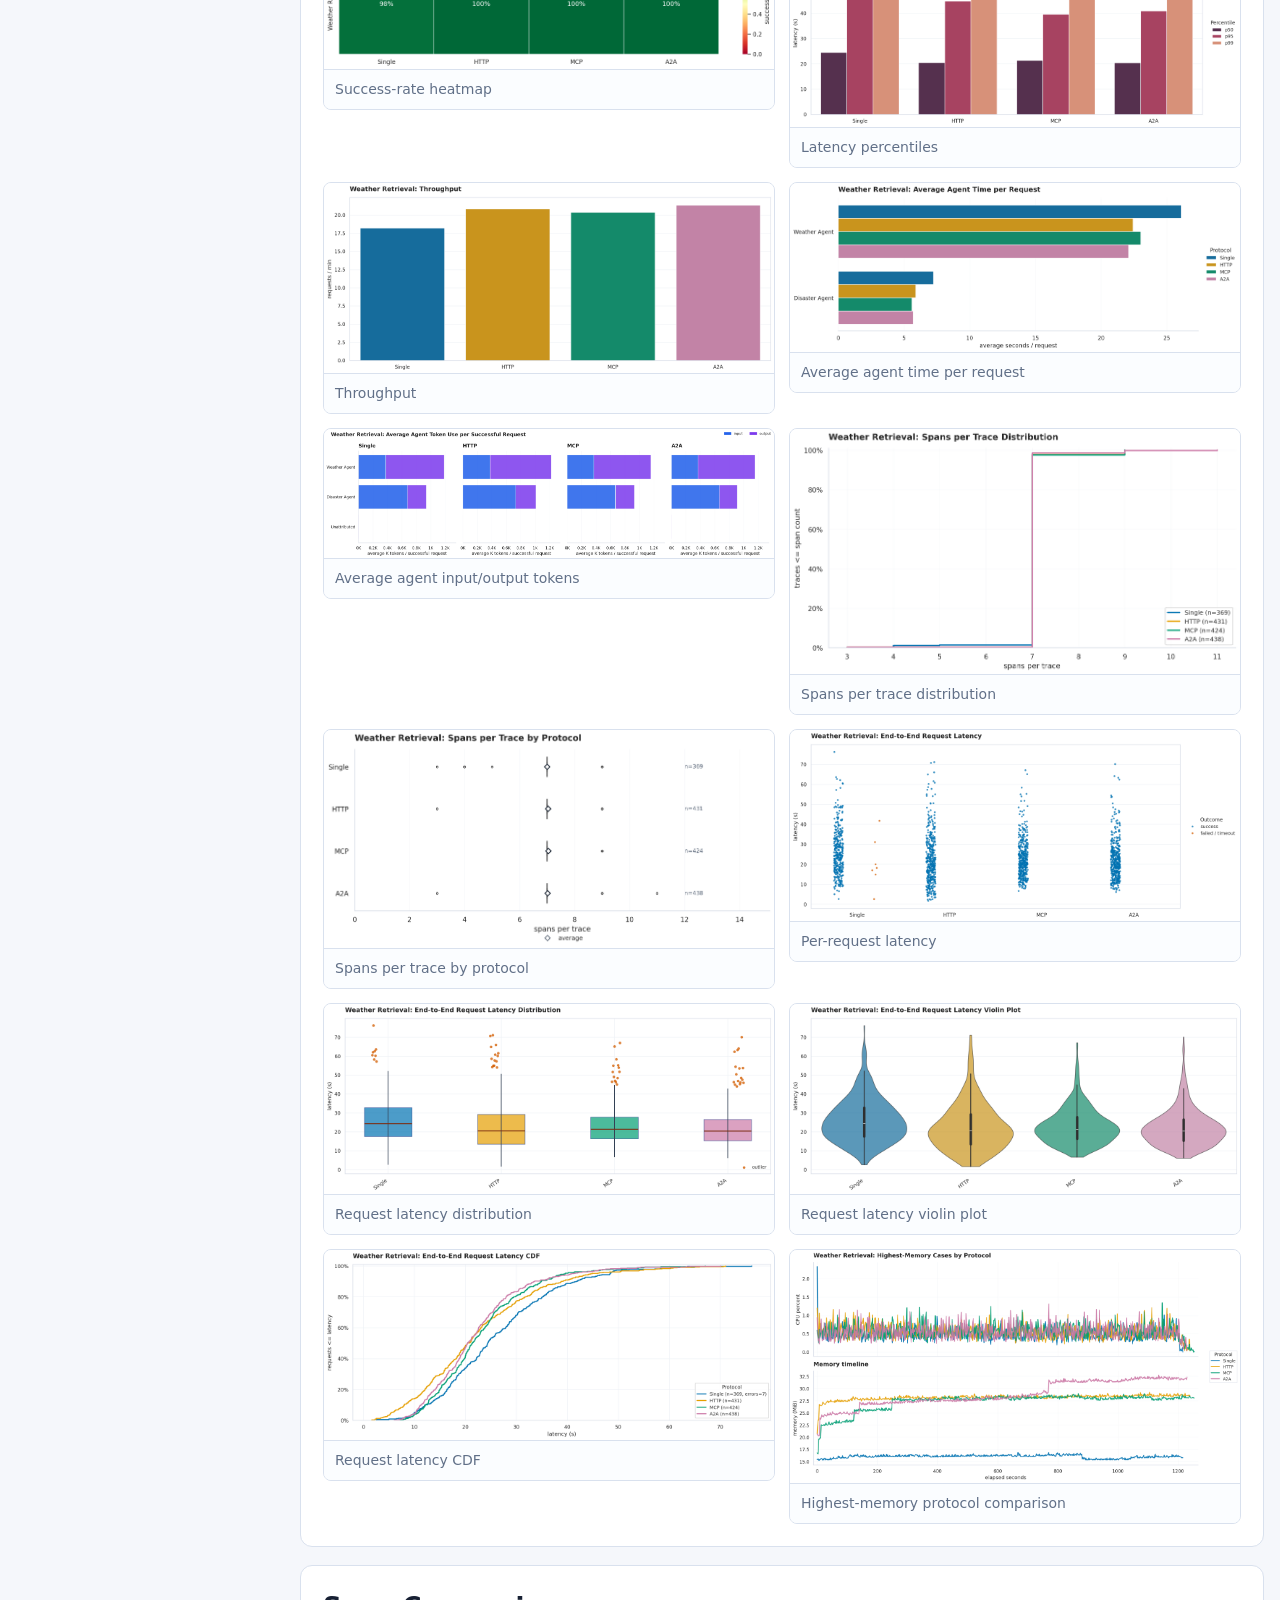
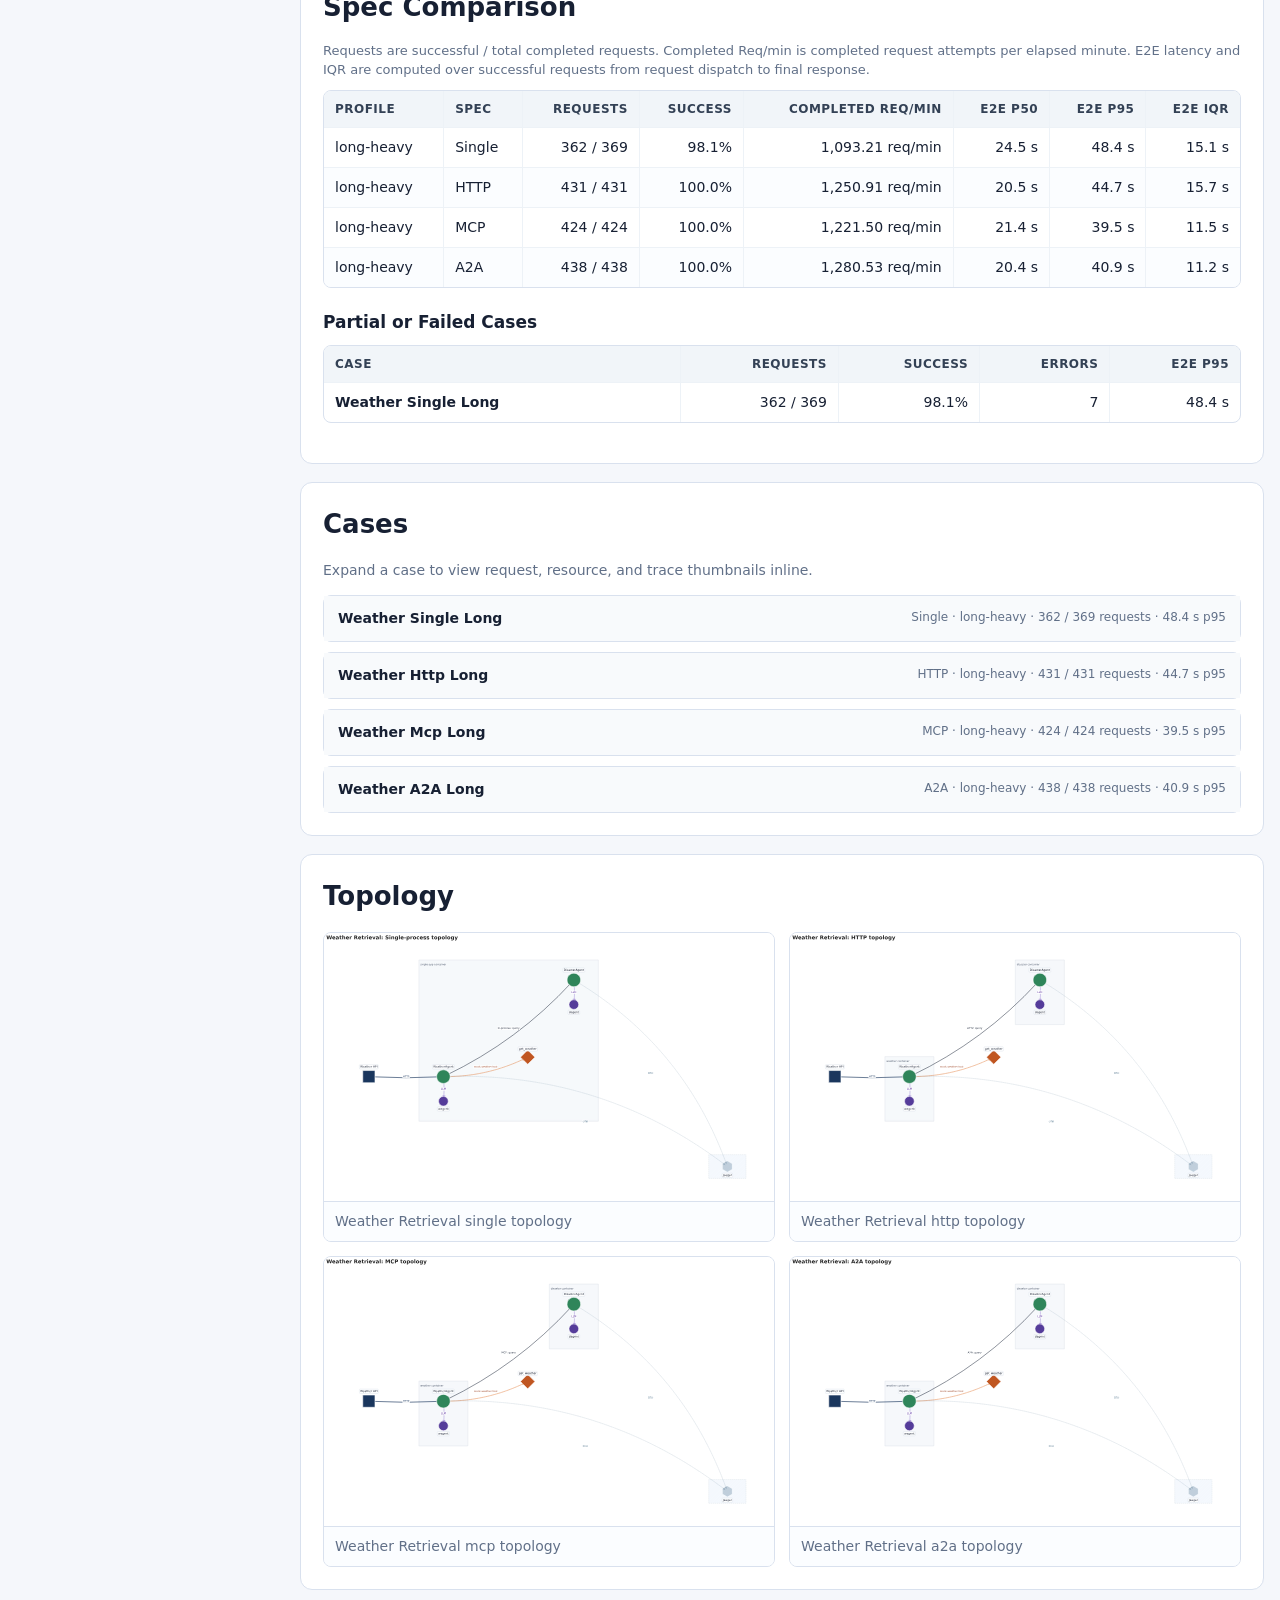
<file: benchmark/plots/out/20260508-072202/examples/weather/index.html>
<!doctype html>
<html lang="en">
<head>
  <meta charset="utf-8">
  <meta name="viewport" content="width=device-width, initial-scale=1">
  <title>Weather Retrieval - 20260508-072202</title>
  <link rel="stylesheet" href="../../assets/report.css">
</head>
<body>
  <div class="report-shell">
    <aside class="sidebar">
      <h1>Weather Retrieval</h1>
      <p>Run 20260508-072202</p>
      <p>openai/gpt-oss-120b</p>
      <nav class="side-nav" aria-label="Example sections">
        <a href="#summary">Summary</a>
        <a href="#errors">Errors</a>
        <a href="#charts">Charts</a>
        <a href="#spec-comparison">Spec Comparison</a>
        <a href="#cases">Cases</a>
        <a href="#topology">Topology</a>
      </nav>
      <div class="nav-group">
        <h2>Report</h2>
        <a href="../../index.html">Full report</a>
      </div>
    </aside>

    <main class="content">
      <header class="page-header">
        <h1>Weather Retrieval</h1>
        <p>This page scopes the run to one example so protocol, profile, case, topology, and error differences are easier to inspect.</p>
      </header>

      <section id="summary" class="section-card">
        <h2>Summary</h2>
        <div class="kpi-grid">
          <div><span>4</span><label>present cases</label></div>
          <div><span>32</span><label>comparison cells</label></div>
          <div><span>1662</span><label>requests</label></div>
          <div><span>1655</span><label>successes</label></div>
          <div><span>7</span><label>failures</label></div>
          <div><span>99.6%</span><label>success rate</label></div>
          <div><span>3,526,838</span><label>tokens</label></div>
        </div>
        <h3>Error Categories</h3>
          <div class="table-wrap">
    <table>
      <thead><tr><th class="category">Error category</th><th class="count num">Requests</th></tr></thead>
      <tbody>
        <tr><td class="category">Server error / timeout</td><td class="count num">7</td></tr>
      </tbody>
    </table>
  </div>

      </section>

      <section id="errors" class="section-card">
        <h2>Errors</h2>
        <p class="muted">Request failures are benchmark-facing failed HTTP attempts. Application span errors are internal instrumented errors and may be recovered before the request completes.</p>
        <h3>Request Failure Reasons</h3>
          <div class="table-wrap">
    <table>
      <thead><tr><th class="category">Error category</th><th class="reason">Reason</th><th class="failed_requests num">Failed requests</th></tr></thead>
      <tbody>
        <tr><td class="category">Server error / timeout</td><td class="reason">error reading response body: unexpected EOF</td><td class="failed_requests num">7</td></tr>
      </tbody>
    </table>
  </div>

        <h3>Cases With Request Failures</h3>
          <div class="table-wrap">
    <table>
      <thead><tr><th class="protocol">Protocol</th><th class="profile">Profile</th><th class="failed_requests num">Failed requests</th><th class="failure_rate num">Failure rate</th><th class="category">Error category</th><th class="reason">Reason</th></tr></thead>
      <tbody>
        <tr><td class="protocol">Single</td><td class="profile">long-heavy</td><td class="failed_requests num">7</td><td class="failure_rate num">1.9%</td><td class="category">Server error / timeout</td><td class="reason">error reading response body: unexpected EOF</td></tr>
      </tbody>
    </table>
  </div>

        <h3>Application Span Error Categories</h3>
          <div class="table-wrap">
    <table>
      <thead><tr><th class="category">Error category</th><th class="reason">Reason</th><th class="span_errors num">Span errors</th><th class="cases num">Cases</th><th class="request_failing_cases num">Request-failing cases</th></tr></thead>
      <tbody>
        <tr><td class="category">Other error</td><td class="reason">error reading response body: unexpected EOF</td><td class="span_errors num">7</td><td class="cases num">1</td><td class="request_failing_cases num">1</td></tr>
      </tbody>
    </table>
  </div>

        <h3>Application Span Error Sources</h3>
          <div class="table-wrap">
    <table>
      <thead><tr><th class="service_short">Service</th><th class="operation">Operation</th><th class="category">Error category</th><th class="reason">Reason</th><th class="span_errors num">Span errors</th><th class="cases num">Cases</th><th class="request_failing_cases num">Request-failing cases</th><th class="outcome">Outcome</th></tr></thead>
      <tbody>
        <tr><td class="service_short">wagent</td><td class="operation">llm.call</td><td class="category">Other error</td><td class="reason">error reading response body: unexpected EOF</td><td class="span_errors num">7</td><td class="cases num">1</td><td class="request_failing_cases num">1</td><td class="outcome">Request Failed</td></tr>
      </tbody>
    </table>
  </div>

      </section>

      <section id="charts" class="section-card">
        <h2>Charts</h2>
          <div class="gallery">
    <figure>
      <a href="success_rate_heatmap.png"><img src="success_rate_heatmap.png" alt="Success-rate heatmap"></a>
      <figcaption>Success-rate heatmap</figcaption>
    </figure>
    <figure>
      <a href="latency_percentiles.png"><img src="latency_percentiles.png" alt="Latency percentiles"></a>
      <figcaption>Latency percentiles</figcaption>
    </figure>
    <figure>
      <a href="throughput.png"><img src="throughput.png" alt="Throughput"></a>
      <figcaption>Throughput</figcaption>
    </figure>
    <figure>
      <a href="../../agents/weather_agent_time.png"><img src="../../agents/weather_agent_time.png" alt="Average agent time per request"></a>
      <figcaption>Average agent time per request</figcaption>
    </figure>
    <figure>
      <a href="../../agents/weather_agent_tokens.png"><img src="../../agents/weather_agent_tokens.png" alt="Average agent input/output tokens"></a>
      <figcaption>Average agent input/output tokens</figcaption>
    </figure>
    <figure>
      <a href="../../spans_per_trace/weather_spans_per_trace_distribution.png"><img src="../../spans_per_trace/weather_spans_per_trace_distribution.png" alt="Spans per trace distribution"></a>
      <figcaption>Spans per trace distribution</figcaption>
    </figure>
    <figure>
      <a href="../../spans_per_trace/weather_spans_per_trace_summary.png"><img src="../../spans_per_trace/weather_spans_per_trace_summary.png" alt="Spans per trace by protocol"></a>
      <figcaption>Spans per trace by protocol</figcaption>
    </figure>
    <figure>
      <a href="request_latency.png"><img src="request_latency.png" alt="Per-request latency"></a>
      <figcaption>Per-request latency</figcaption>
    </figure>
    <figure>
      <a href="request_latency_range.png"><img src="request_latency_range.png" alt="Request latency distribution"></a>
      <figcaption>Request latency distribution</figcaption>
    </figure>
    <figure>
      <a href="request_latency_violin.png"><img src="request_latency_violin.png" alt="Request latency violin plot"></a>
      <figcaption>Request latency violin plot</figcaption>
    </figure>
    <figure>
      <a href="request_latency_cdf.png"><img src="request_latency_cdf.png" alt="Request latency CDF"></a>
      <figcaption>Request latency CDF</figcaption>
    </figure>
    <figure>
      <a href="highest_memory_specs.png"><img src="highest_memory_specs.png" alt="Highest-memory protocol comparison"></a>
      <figcaption>Highest-memory protocol comparison</figcaption>
    </figure>
  </div>

      </section>

      <section id="spec-comparison" class="section-card">
        <h2>Spec Comparison</h2>
        <p class="table-note muted">Requests are successful / total completed requests. Completed Req/min is completed request attempts per elapsed minute. E2E latency and IQR are computed over successful requests from request dispatch to final response.</p>
          <div class="table-wrap">
    <table>
      <thead><tr><th class="profile">Profile</th><th class="spec">Spec</th><th class="request_summary num">Requests</th><th class="success_rate num">Success</th><th class="throughput_rps num">Completed Req/min</th><th class="p50_ms num">E2E p50</th><th class="p95_ms num">E2E p95</th><th class="iqr_ms num">E2E IQR</th></tr></thead>
      <tbody>
        <tr><td class="profile">long-heavy</td><td class="spec">Single</td><td class="request_summary num">362 / 369</td><td class="success_rate num">98.1%</td><td class="throughput_rps num">1,093.21 req/min</td><td class="p50_ms num">24.5 s</td><td class="p95_ms num">48.4 s</td><td class="iqr_ms num">15.1 s</td></tr>
        <tr><td class="profile">long-heavy</td><td class="spec">HTTP</td><td class="request_summary num">431 / 431</td><td class="success_rate num">100.0%</td><td class="throughput_rps num">1,250.91 req/min</td><td class="p50_ms num">20.5 s</td><td class="p95_ms num">44.7 s</td><td class="iqr_ms num">15.7 s</td></tr>
        <tr><td class="profile">long-heavy</td><td class="spec">MCP</td><td class="request_summary num">424 / 424</td><td class="success_rate num">100.0%</td><td class="throughput_rps num">1,221.50 req/min</td><td class="p50_ms num">21.4 s</td><td class="p95_ms num">39.5 s</td><td class="iqr_ms num">11.5 s</td></tr>
        <tr><td class="profile">long-heavy</td><td class="spec">A2A</td><td class="request_summary num">438 / 438</td><td class="success_rate num">100.0%</td><td class="throughput_rps num">1,280.53 req/min</td><td class="p50_ms num">20.4 s</td><td class="p95_ms num">40.9 s</td><td class="iqr_ms num">11.2 s</td></tr>
      </tbody>
    </table>
  </div>

        <h3>Partial or Failed Cases</h3>
          <div class="table-wrap">
    <table>
      <thead><tr><th class="case_name case-name">Case</th><th class="request_summary num">Requests</th><th class="success_rate num">Success</th><th class="errors num">Errors</th><th class="p95_ms num">E2E p95</th></tr></thead>
      <tbody>
        <tr><td class="case_name case-name">Weather Single Long</td><td class="request_summary num">362 / 369</td><td class="success_rate num">98.1%</td><td class="errors num">7</td><td class="p95_ms num">48.4 s</td></tr>
      </tbody>
    </table>
  </div>

      </section>

      <section id="cases" class="section-card">
        <h2>Cases</h2>
        <p class="muted">Expand a case to view request, resource, and trace thumbnails inline.</p>
          <div class="case-detail-list">
    <details id="case-weather-single-long-heavy" class="case-detail">
      <summary>
        <span class="case-title">Weather Single Long</span>
        <span class="case-meta">Single &middot; long-heavy &middot; 362 / 369 requests &middot; 48.4 s p95</span>
      </summary>
      <div class="case-plot-grid">
        <figure>
          <a href="../../cases/weather-single-long-heavy/request_latency.png"><img src="../../cases/weather-single-long-heavy/request_latency.png" alt="Weather Single Long Request latency"></a>
          <figcaption>Request latency</figcaption>
        </figure>
        <figure>
          <a href="../../cases/weather-single-long-heavy/request_latency_cdf.png"><img src="../../cases/weather-single-long-heavy/request_latency_cdf.png" alt="Weather Single Long Latency CDF"></a>
          <figcaption>Latency CDF</figcaption>
        </figure>
        <figure>
          <a href="../../cases/weather-single-long-heavy/resources.png"><img src="../../cases/weather-single-long-heavy/resources.png" alt="Weather Single Long Resource timeline"></a>
          <figcaption>Resource timeline</figcaption>
        </figure>
        <figure>
          <a href="../../cases/weather-single-long-heavy/longest_trace_waterfall.png"><img src="../../cases/weather-single-long-heavy/longest_trace_waterfall.png" alt="Weather Single Long Longest trace waterfall"></a>
          <figcaption>Longest trace waterfall</figcaption>
        </figure>
      </div>
    </details>
    <details id="case-weather-http-long-heavy" class="case-detail">
      <summary>
        <span class="case-title">Weather Http Long</span>
        <span class="case-meta">HTTP &middot; long-heavy &middot; 431 / 431 requests &middot; 44.7 s p95</span>
      </summary>
      <div class="case-plot-grid">
        <figure>
          <a href="../../cases/weather-http-long-heavy/request_latency.png"><img src="../../cases/weather-http-long-heavy/request_latency.png" alt="Weather Http Long Request latency"></a>
          <figcaption>Request latency</figcaption>
        </figure>
        <figure>
          <a href="../../cases/weather-http-long-heavy/request_latency_cdf.png"><img src="../../cases/weather-http-long-heavy/request_latency_cdf.png" alt="Weather Http Long Latency CDF"></a>
          <figcaption>Latency CDF</figcaption>
        </figure>
        <figure>
          <a href="../../cases/weather-http-long-heavy/resources.png"><img src="../../cases/weather-http-long-heavy/resources.png" alt="Weather Http Long Resource timeline"></a>
          <figcaption>Resource timeline</figcaption>
        </figure>
        <figure>
          <a href="../../cases/weather-http-long-heavy/longest_trace_waterfall.png"><img src="../../cases/weather-http-long-heavy/longest_trace_waterfall.png" alt="Weather Http Long Longest trace waterfall"></a>
          <figcaption>Longest trace waterfall</figcaption>
        </figure>
      </div>
    </details>
    <details id="case-weather-mcp-long-heavy" class="case-detail">
      <summary>
        <span class="case-title">Weather Mcp Long</span>
        <span class="case-meta">MCP &middot; long-heavy &middot; 424 / 424 requests &middot; 39.5 s p95</span>
      </summary>
      <div class="case-plot-grid">
        <figure>
          <a href="../../cases/weather-mcp-long-heavy/request_latency.png"><img src="../../cases/weather-mcp-long-heavy/request_latency.png" alt="Weather Mcp Long Request latency"></a>
          <figcaption>Request latency</figcaption>
        </figure>
        <figure>
          <a href="../../cases/weather-mcp-long-heavy/request_latency_cdf.png"><img src="../../cases/weather-mcp-long-heavy/request_latency_cdf.png" alt="Weather Mcp Long Latency CDF"></a>
          <figcaption>Latency CDF</figcaption>
        </figure>
        <figure>
          <a href="../../cases/weather-mcp-long-heavy/resources.png"><img src="../../cases/weather-mcp-long-heavy/resources.png" alt="Weather Mcp Long Resource timeline"></a>
          <figcaption>Resource timeline</figcaption>
        </figure>
        <figure>
          <a href="../../cases/weather-mcp-long-heavy/longest_trace_waterfall.png"><img src="../../cases/weather-mcp-long-heavy/longest_trace_waterfall.png" alt="Weather Mcp Long Longest trace waterfall"></a>
          <figcaption>Longest trace waterfall</figcaption>
        </figure>
      </div>
    </details>
    <details id="case-weather-a2a-long-heavy" class="case-detail">
      <summary>
        <span class="case-title">Weather A2A Long</span>
        <span class="case-meta">A2A &middot; long-heavy &middot; 438 / 438 requests &middot; 40.9 s p95</span>
      </summary>
      <div class="case-plot-grid">
        <figure>
          <a href="../../cases/weather-a2a-long-heavy/request_latency.png"><img src="../../cases/weather-a2a-long-heavy/request_latency.png" alt="Weather A2A Long Request latency"></a>
          <figcaption>Request latency</figcaption>
        </figure>
        <figure>
          <a href="../../cases/weather-a2a-long-heavy/request_latency_cdf.png"><img src="../../cases/weather-a2a-long-heavy/request_latency_cdf.png" alt="Weather A2A Long Latency CDF"></a>
          <figcaption>Latency CDF</figcaption>
        </figure>
        <figure>
          <a href="../../cases/weather-a2a-long-heavy/resources.png"><img src="../../cases/weather-a2a-long-heavy/resources.png" alt="Weather A2A Long Resource timeline"></a>
          <figcaption>Resource timeline</figcaption>
        </figure>
        <figure>
          <a href="../../cases/weather-a2a-long-heavy/longest_trace_waterfall.png"><img src="../../cases/weather-a2a-long-heavy/longest_trace_waterfall.png" alt="Weather A2A Long Longest trace waterfall"></a>
          <figcaption>Longest trace waterfall</figcaption>
        </figure>
      </div>
    </details>
  </div>

      </section>

      <section id="topology" class="section-card">
        <h2>Topology</h2>
          <div class="gallery">
    <figure>
      <a href="../../topology/weather_single.svg"><img src="../../topology/weather_single.svg" alt="Weather Retrieval single topology"></a>
      <figcaption>Weather Retrieval single topology</figcaption>
    </figure>
    <figure>
      <a href="../../topology/weather_http.svg"><img src="../../topology/weather_http.svg" alt="Weather Retrieval http topology"></a>
      <figcaption>Weather Retrieval http topology</figcaption>
    </figure>
    <figure>
      <a href="../../topology/weather_mcp.svg"><img src="../../topology/weather_mcp.svg" alt="Weather Retrieval mcp topology"></a>
      <figcaption>Weather Retrieval mcp topology</figcaption>
    </figure>
    <figure>
      <a href="../../topology/weather_a2a.svg"><img src="../../topology/weather_a2a.svg" alt="Weather Retrieval a2a topology"></a>
      <figcaption>Weather Retrieval a2a topology</figcaption>
    </figure>
  </div>

      </section>
    </main>
  </div>
</body>
</html>
</file>
<file: benchmark/plots/out/20260508-072202/assets/report.css>
:root {
  --bg: #f5f7fb;
  --panel: #ffffff;
  --ink: #172033;
  --muted: #617088;
  --line: #d9e1ee;
  --accent: #236476;
}

* { box-sizing: border-box; }
body {
  margin: 0;
  background: var(--bg);
  color: var(--ink);
  font: 14px/1.5 system-ui, -apple-system, BlinkMacSystemFont, "Segoe UI", sans-serif;
}

.report-shell {
  display: grid;
  grid-template-columns: 260px minmax(0, 1fr);
  gap: 24px;
  width: min(1600px, calc(100vw - 32px));
  margin: 0 auto;
  padding: 24px 0 64px;
}

.sidebar {
  position: sticky;
  top: 20px;
  align-self: start;
  max-height: calc(100vh - 40px);
  overflow: auto;
  padding: 16px;
  border: 1px solid var(--line);
  border-radius: 12px;
  background: #102033;
  color: white;
}
.sidebar h1 { margin: 0 0 8px; font-size: 24px; line-height: 1.1; }
.sidebar p { margin: 4px 0; color: #cbd5e1; }

.side-nav, .nav-group { display: grid; gap: 6px; margin-top: 16px; }
.nav-group { padding-top: 14px; border-top: 1px solid rgba(255,255,255,.18); }
.nav-group h2 { margin: 0 0 4px; color: #cbd5e1; font-size: 12px; text-transform: uppercase; letter-spacing: .06em; }
.side-nav a, .nav-group a {
  color: white;
  text-decoration: none;
  padding: 7px 9px;
  border-radius: 6px;
}
.side-nav a:hover, .nav-group a:hover { background: rgba(255,255,255,.1); }

.content { min-width: 0; }
.page-header, .section-card {
  background: var(--panel);
  border: 1px solid var(--line);
  border-radius: 12px;
  padding: 22px;
  margin-bottom: 18px;
}
.page-header h1 { margin: 0 0 6px; font-size: clamp(30px, 5vw, 48px); line-height: 1.05; }
.page-header p { margin: 0; color: var(--muted); }

.page-header code { overflow-wrap: anywhere; }
.meta-grid {
  display: grid;
  grid-template-columns: repeat(auto-fit, minmax(min(100%, 240px), 1fr));
  gap: 10px;
  margin-top: 16px;
}
.meta-grid div {
  min-width: 0;
  padding: 12px;
  border: 1px solid var(--line);
  border-radius: 8px;
  background: #fbfdff;
}
.meta-grid label {
  display: block;
  margin-bottom: 4px;
  color: var(--muted);
  font-size: 11px;
  text-transform: uppercase;
  letter-spacing: .05em;
}
.meta-grid span, .meta-grid code {
  display: block;
  color: var(--ink);
  font: inherit;
  font-weight: 700;
  overflow-wrap: anywhere;
}

.section-card { scroll-margin-top: 20px; }
h2 { margin: 0 0 16px; font-size: 26px; }
h3 { margin: 22px 0 10px; font-size: 17px; }
h4 { margin: 16px 0 8px; color: #334155; font-size: 14px; }
.muted { color: var(--muted); }

.kpi-grid {
  display: grid;
  grid-template-columns: repeat(auto-fit, minmax(130px, 1fr));
  gap: 10px;
  margin-bottom: 22px;
}
.kpi-grid div {
  min-width: 0;
  border: 1px solid var(--line);
  border-radius: 8px;
  padding: 12px;
  background: #fbfdff;
}
.kpi-grid span {
  display: block;
  color: var(--accent);
  font-size: 23px;
  font-weight: 800;
  overflow-wrap: anywhere;
}
.kpi-grid label {
  display: block;
  margin-top: 3px;
  color: var(--muted);
  font-size: 11px;
  text-transform: uppercase;
  letter-spacing: .05em;
}

.gallery, .case-plot-grid {
  display: grid;
  grid-template-columns: repeat(auto-fit, minmax(min(100%, 360px), 1fr));
  gap: 14px;
  align-items: start;
}
figure {
  min-width: 0;
  margin: 0;
  border: 1px solid var(--line);
  border-radius: 8px;
  overflow: hidden;
  background: white;
}
figure img { display: block; width: 100%; height: auto; }
figcaption { padding: 9px 11px; color: var(--muted); border-top: 1px solid var(--line); background: #fbfdff; }

.split-grid, .example-grid {
  display: grid;
  grid-template-columns: repeat(auto-fit, minmax(min(100%, 320px), 1fr));
  gap: 18px;
}

.table-wrap {
  overflow-x: auto;
  border: 1px solid var(--line);
  border-radius: 8px;
  margin: 8px 0 18px;
}
table { width: 100%; border-collapse: separate; border-spacing: 0; }
th, td { text-align: left; padding: 9px 11px; border-bottom: 1px solid #edf2f7; white-space: normal; }
th { background: #f1f5f9; color: #334155; font-size: 12px; text-transform: uppercase; letter-spacing: .04em; }
th + th, td + td { border-left: 1px solid #edf2f7; }
tbody tr:nth-child(even) { background: #fbfdff; }
tbody tr:last-child td { border-bottom: 0; }
th.num, td.num { text-align: right; font-variant-numeric: tabular-nums; white-space: nowrap; }
td.case-name { min-width: 220px; white-space: normal; font-weight: 700; }
td.reason { min-width: 260px; max-width: 560px; overflow-wrap: anywhere; }
.table-note { max-width: 920px; margin: -2px 0 10px; font-size: 13px; }
.table-group + .table-group { margin-top: 18px; }

.example-card, .links a {
  display: block;
  padding: 12px;
  color: var(--accent);
  text-decoration: none;
  border: 1px solid var(--line);
  border-radius: 8px;
  background: #fbfdff;
  font-weight: 700;
}
.example-card span { display: block; margin-top: 4px; color: var(--muted); font-weight: 400; }
.links { display: flex; gap: 10px; flex-wrap: wrap; }

.case-detail-list { display: grid; gap: 10px; }
.case-detail { border: 1px solid var(--line); border-radius: 8px; background: #fbfdff; scroll-margin-top: 20px; }
.case-detail summary { cursor: pointer; display: flex; gap: 12px; justify-content: space-between; padding: 12px 14px; background: #f8fafc; }
.case-detail[open] summary { border-bottom: 1px solid var(--line); }
.case-title { font-weight: 800; }
.case-meta { color: var(--muted); font-size: 12px; text-align: right; }
.case-plot-grid { padding: 14px; }
.case-empty { padding: 0 14px 14px; }
.footnote { border-top: 1px solid var(--line); font-size: 12px; margin: 12px 0 0; padding-top: 10px; }

@media (max-width: 900px) {
  .report-shell { display: block; width: min(100vw - 20px, 1100px); padding-top: 12px; }
  .sidebar { position: static; max-height: none; margin-bottom: 16px; }
  .side-nav, .nav-group { display: flex; flex-wrap: wrap; gap: 8px; }
  .nav-group h2 { flex-basis: 100%; }
  .side-nav a, .nav-group a { border: 1px solid rgba(255,255,255,.18); }
}

@media (max-width: 640px) {
  body { font-size: 13px; }
  .report-shell { width: min(100vw - 14px, 1100px); }
  .page-header, .section-card, .sidebar { padding: 16px; }
  .case-detail summary { display: block; }
  .case-meta { display: block; margin-top: 4px; text-align: left; }
}
</file>
